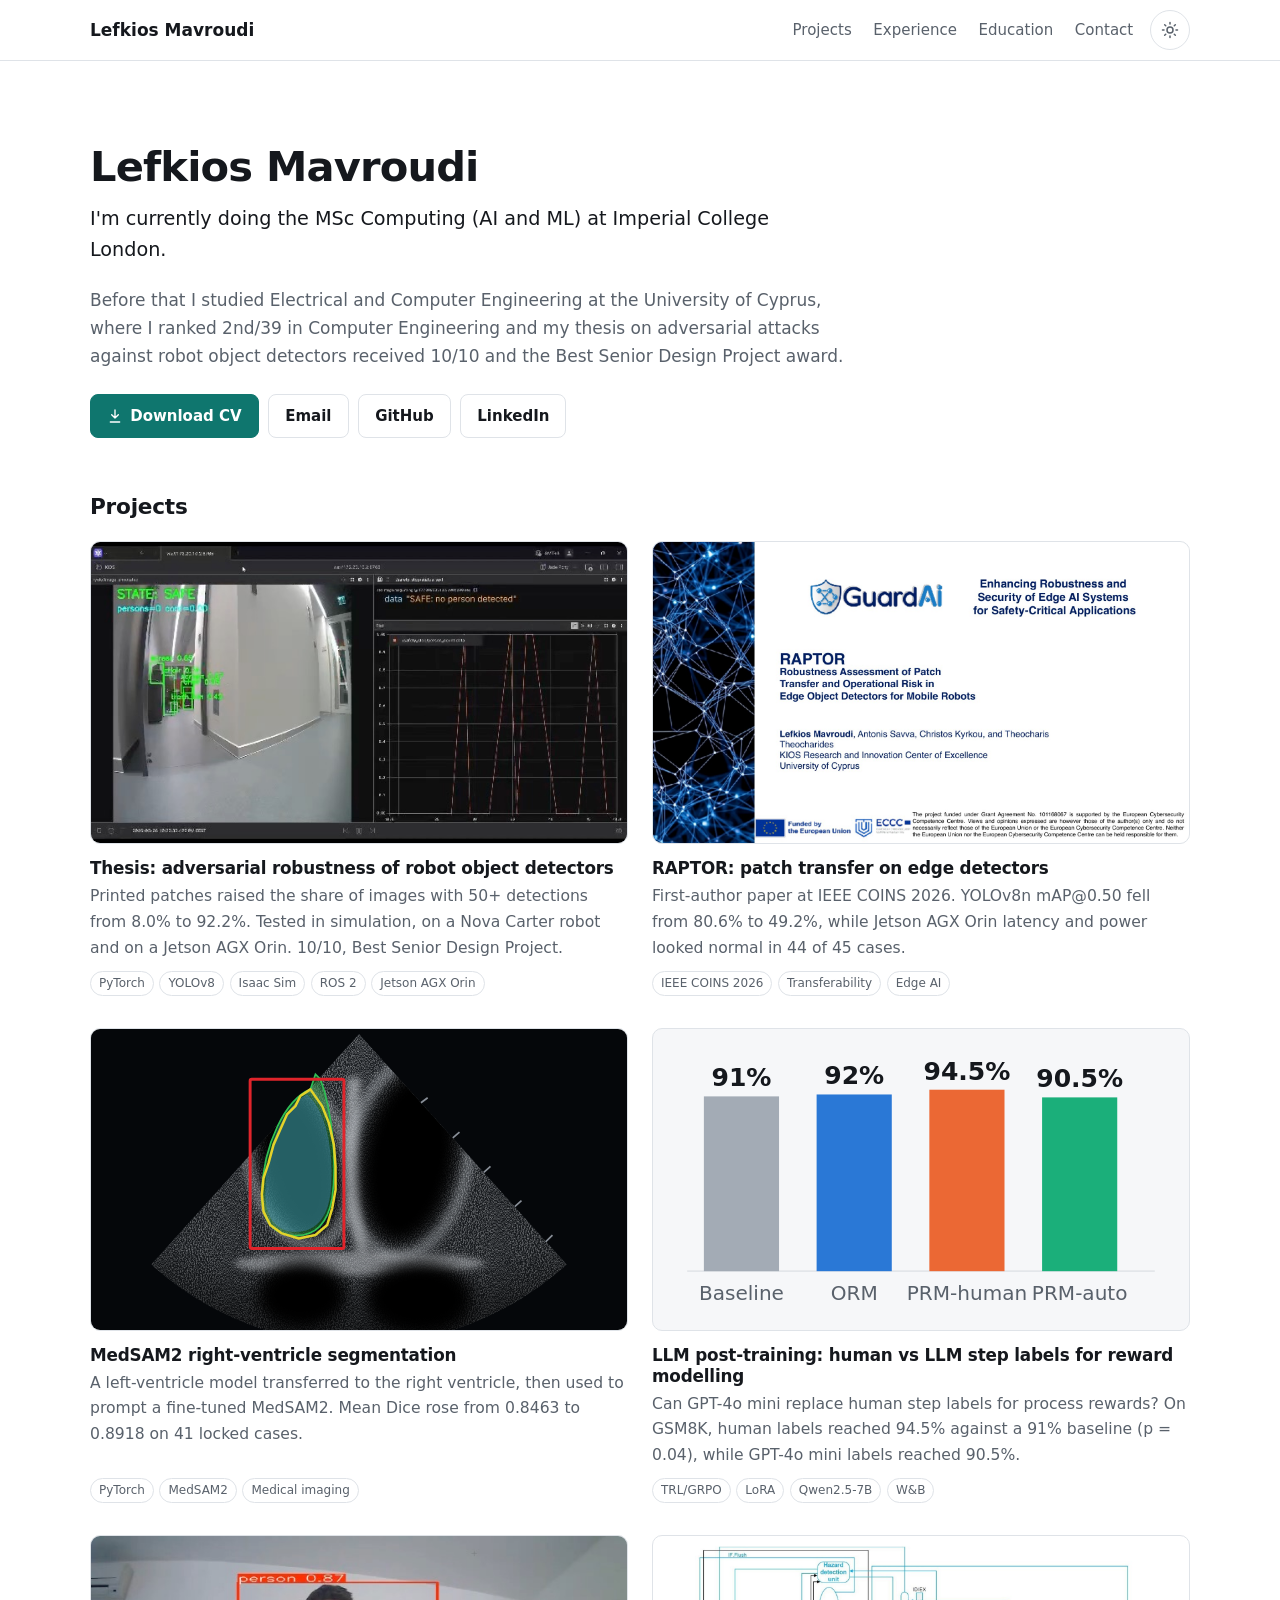
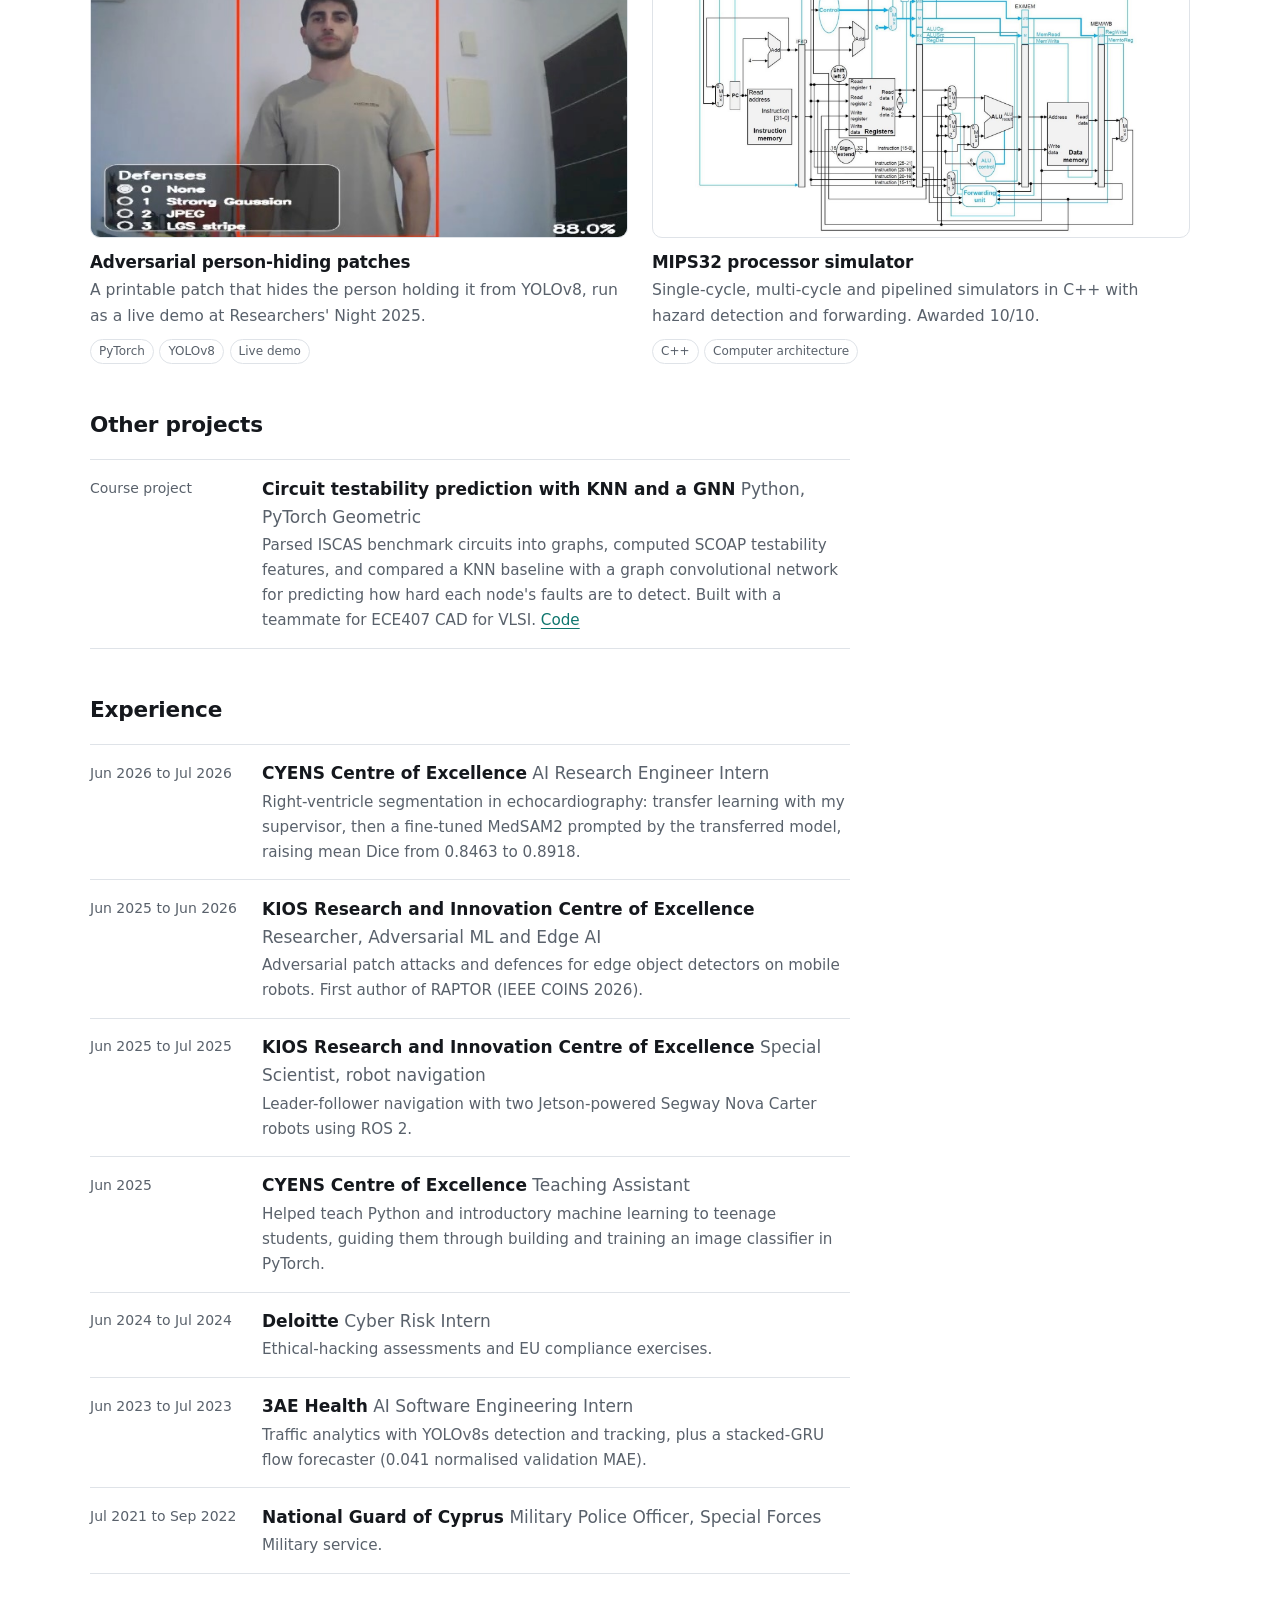
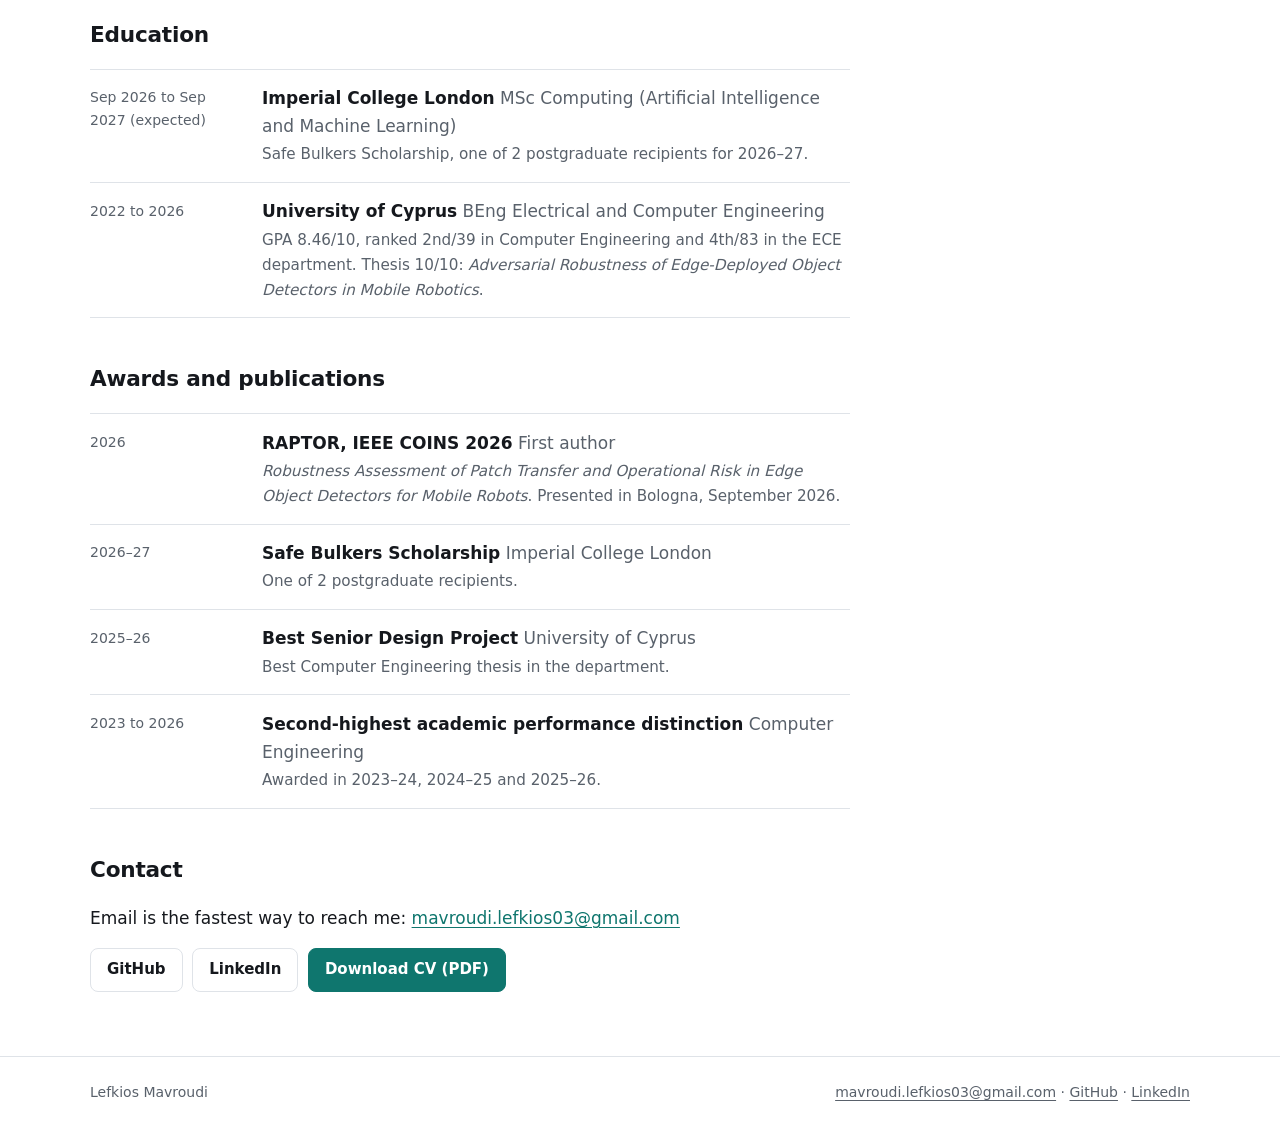
<file: index.html>
<!doctype html>
<html lang="en">
<head>
  <meta charset="utf-8">
  <meta name="viewport" content="width=device-width, initial-scale=1">
  <title>Lefkios Mavroudi | Machine learning</title>
  <meta name="description" content="Lefkios Mavroudi, MSc Computing (AI and ML) at Imperial College London. Projects in adversarial ML, edge AI, medical image segmentation and LLM post-training.">
  <link rel="canonical" href="https://lefkios.github.io/">
  <meta property="og:type" content="website">
  <meta property="og:site_name" content="Lefkios Mavroudi">
  <meta property="og:title" content="Lefkios Mavroudi">
  <meta property="og:description" content="Lefkios Mavroudi, MSc Computing (AI and ML) at Imperial College London. Projects in adversarial ML, edge AI, medical image segmentation and LLM post-training.">
  <meta property="og:url" content="https://lefkios.github.io/">
  <meta property="og:image" content="https://lefkios.github.io/assets/og.png">
  <meta name="twitter:card" content="summary_large_image">
  <meta name="twitter:title" content="Lefkios Mavroudi">
  <meta name="twitter:description" content="Lefkios Mavroudi, MSc Computing (AI and ML) at Imperial College London. Projects in adversarial ML, edge AI, medical image segmentation and LLM post-training.">
  <meta name="twitter:image" content="https://lefkios.github.io/assets/og.png">
  <script type="application/ld+json">
  {"@context":"https://schema.org","@type":"Person","name":"Lefkios Mavroudi",
   "url":"https://lefkios.github.io/",
   "email":"mailto:mavroudi.lefkios03@gmail.com",
   "alumniOf":[{"@type":"CollegeOrUniversity","name":"University of Cyprus"}],
   "affiliation":{"@type":"CollegeOrUniversity","name":"Imperial College London"},
   "sameAs":["https://github.com/Lefkios","https://www.linkedin.com/in/lefkios-mavroudi"]}
  </script>
  <link rel="icon" href="favicon.svg" type="image/svg+xml">
  <script>try{var t=localStorage.getItem("theme");if(t==="light"||t==="dark")document.documentElement.setAttribute("data-theme",t)}catch(e){}</script>
  <link rel="stylesheet" href="assets/css/site.css">
  <link rel="stylesheet" href="assets/css/media.css">
  <script src="assets/js/site.js" defer></script>
  <script src="assets/js/media.js" defer></script>
</head>
<body>
  <a class="skip-link" href="#main">Skip to content</a>

  <header class="site-header">
    <div class="wrap">
      <a class="site-name" href="index.html">Lefkios Mavroudi</a>
      <nav class="site-nav" aria-label="Main">
        <a href="#projects">Projects</a>
        <a class="hide-sm" href="#experience">Experience</a>
        <a class="hide-sm" href="#education">Education</a>
        <a href="#contact">Contact</a>
        <button class="theme-toggle" type="button" aria-label="Switch theme">
          <svg class="icon-moon" viewBox="0 0 24 24" fill="none" stroke="currentColor" stroke-width="2" stroke-linecap="round" stroke-linejoin="round" aria-hidden="true"><path d="M21 12.8A9 9 0 1 1 11.2 3a7 7 0 0 0 9.8 9.8z"/></svg>
          <svg class="icon-sun" viewBox="0 0 24 24" fill="none" stroke="currentColor" stroke-width="2" stroke-linecap="round" stroke-linejoin="round" aria-hidden="true"><circle cx="12" cy="12" r="4"/><path d="M12 2v2M12 20v2M4.9 4.9l1.4 1.4M17.7 17.7l1.4 1.4M2 12h2M20 12h2M4.9 19.1l1.4-1.4M17.7 6.3l1.4-1.4"/></svg>
        </button>
      </nav>
    </div>
  </header>

  <main id="main">
    <div class="wrap">
      <section class="intro prose" aria-labelledby="name">
        <h1 id="name">Lefkios Mavroudi</h1>
        <p class="lede">I'm currently doing the MSc Computing (AI and ML) at Imperial College London.</p>
        <p>Before that I studied Electrical and Computer Engineering at the University of Cyprus, where I ranked 2nd/39 in Computer Engineering and my thesis on adversarial attacks against robot object detectors received 10/10 and the Best Senior Design Project award.</p>
        <ul class="link-row">
          <li><a class="btn btn--primary" href="cv.pdf" download>
            <svg viewBox="0 0 24 24" fill="none" stroke="currentColor" stroke-width="2" stroke-linecap="round" stroke-linejoin="round" aria-hidden="true"><path d="M12 3v12M7 10l5 5 5-5M5 21h14"/></svg>
            Download CV</a></li>
          <li><a class="btn" href="mailto:mavroudi.lefkios03@gmail.com">Email</a></li>
          <li><a class="btn" href="https://github.com/Lefkios">GitHub</a></li>
          <li><a class="btn" href="https://www.linkedin.com/in/lefkios-mavroudi">LinkedIn</a></li>
        </ul>
      </section>

      <section class="section" id="projects" aria-labelledby="projects-title">
        <h2 id="projects-title">Projects</h2>
        <ul class="cards">
          <li>
            <article class="card">
              <div class="media__frame" style="--ar: 16/9">
                <video data-autoplay data-no-controls muted loop playsinline preload="none" aria-hidden="true"
                       poster="assets/posters/adversarial-patches/card.jpg">
                  <source src="assets/video/adversarial-patches/card-loop.mp4" type="video/mp4">
                </video>
              </div>
              <h3><a href="projects/adversarial-patches.html">Thesis: adversarial robustness of robot object detectors</a></h3>
              <p class="card__result">Printed patches raised the share of images with 50+ detections from 8.0% to 92.2%. Tested in simulation, on a Nova Carter robot and on a Jetson AGX Orin. 10/10, Best Senior Design Project.</p>
              <ul class="tags" aria-label="Tags">
                <li>PyTorch</li><li>YOLOv8</li><li>Isaac Sim</li><li>ROS 2</li><li>Jetson AGX Orin</li>
              </ul>
            </article>
          </li>

          <li>
            <article class="card">
              <div class="media__frame" style="--ar: 16/9">
                <img src="assets/img/raptor/title-slide.jpg" width="1600" height="900" alt="" loading="lazy" decoding="async">
              </div>
              <h3><a href="projects/raptor.html">RAPTOR: patch transfer on edge detectors</a></h3>
              <p class="card__result">First-author paper at IEEE COINS 2026. YOLOv8n mAP@0.50 fell from 80.6% to 49.2%, while Jetson AGX Orin latency and power looked normal in 44 of 45 cases.</p>
              <ul class="tags" aria-label="Tags">
                <li>IEEE COINS 2026</li><li>Transferability</li><li>Edge AI</li>
              </ul>
            </article>
          </li>

          <li>
            <article class="card">
              <div class="media__frame" style="--ar: 16/9">
                <img src="assets/img/medsam2-rv/illustration.svg" width="640" height="400" alt="" loading="lazy" decoding="async" style="object-position: 50% 30%">
              </div>
              <h3><a href="projects/medsam2-rv.html">MedSAM2 right-ventricle segmentation</a></h3>
              <p class="card__result">A left-ventricle model transferred to the right ventricle, then used to prompt a fine-tuned MedSAM2. Mean Dice rose from 0.8463 to 0.8918 on 41 locked cases.</p>
              <ul class="tags" aria-label="Tags">
                <li>PyTorch</li><li>MedSAM2</li><li>Medical imaging</li>
              </ul>
            </article>
          </li>

          <li>
            <article class="card">
              <div class="media__frame chart-thumb" style="--ar: 16/9">
                <svg viewBox="0 0 640 360" aria-hidden="true" focusable="false">
                  <line x1="40" y1="290" x2="600" y2="290" class="ct-axis"/>
                  <rect x="60" y="80.7" width="90" height="209.3" class="ct-base"/>
                  <text x="105" y="68.7" class="ct-val">91%</text>
                  <text x="105" y="324" class="ct-lbl">Baseline</text>
                  <rect x="195" y="78.4" width="90" height="211.6" class="ct-orm"/>
                  <text x="240" y="66.4" class="ct-val">92%</text>
                  <text x="240" y="324" class="ct-lbl">ORM</text>
                  <rect x="330" y="72.7" width="90" height="217.3" class="ct-prmh"/>
                  <text x="375" y="60.7" class="ct-val">94.5%</text>
                  <text x="375" y="324" class="ct-lbl">PRM-human</text>
                  <rect x="465" y="81.9" width="90" height="208.1" class="ct-prma"/>
                  <text x="510" y="69.9" class="ct-val">90.5%</text>
                  <text x="510" y="324" class="ct-lbl">PRM-auto</text>
                </svg>
              </div>
              <h3><a href="projects/llm-process-rewards.html">LLM post-training: human vs LLM step labels for reward modelling</a></h3>
              <p class="card__result">Can GPT-4o mini replace human step labels for process rewards? On GSM8K, human labels reached 94.5% against a 91% baseline (p = 0.04), while GPT-4o mini labels reached 90.5%.</p>
              <ul class="tags" aria-label="Tags">
                <li>TRL/GRPO</li><li>LoRA</li><li>Qwen2.5-7B</li><li>W&amp;B</li>
              </ul>
            </article>
          </li>

          <li>
            <article class="card">
              <div class="media__frame" style="--ar: 16/9">
                <video data-autoplay data-no-controls muted loop playsinline preload="none" aria-hidden="true"
                       poster="assets/posters/person-hiding-patches/card.jpg">
                  <source src="assets/video/person-hiding-patches/card-loop.mp4" type="video/mp4">
                </video>
              </div>
              <h3><a href="projects/person-hiding-patches.html">Adversarial person-hiding patches</a></h3>
              <p class="card__result">A printable patch that hides the person holding it from YOLOv8, run as a live demo at Researchers' Night 2025.</p>
              <ul class="tags" aria-label="Tags">
                <li>PyTorch</li><li>YOLOv8</li><li>Live demo</li>
              </ul>
            </article>
          </li>

          <li>
            <article class="card">
              <div class="media__frame frame--diagram" style="--ar: 16/9">
                <img src="assets/img/mips32/pipelined.jpg" width="1600" height="958" alt="" loading="lazy" decoding="async">
              </div>
              <h3><a href="projects/mips32.html">MIPS32 processor simulator</a></h3>
              <p class="card__result">Single-cycle, multi-cycle and pipelined simulators in C++ with hazard detection and forwarding. Awarded 10/10.</p>
              <ul class="tags" aria-label="Tags">
                <li>C++</li><li>Computer architecture</li>
              </ul>
            </article>
          </li>
        </ul>
      </section>

      <section class="section prose" id="other-projects" aria-labelledby="other-title">
        <h2 id="other-title">Other projects</h2>
        <ul class="timeline">
          <li>
            <span class="when">Course project</span>
            <div>
              <span class="what">Circuit testability prediction with KNN and a GNN</span> <span class="role">Python, PyTorch Geometric</span>
              <p class="desc">Parsed ISCAS benchmark circuits into graphs, computed SCOAP testability features, and compared a KNN baseline with a graph convolutional network for predicting how hard each node's faults are to detect. Built with a teammate for ECE407 CAD for VLSI. <a href="https://github.com/AVryonides/Test-Development-using-KNN-and-GNN">Code</a></p>
            </div>
          </li>
        </ul>
      </section>

      <section class="section prose" id="experience" aria-labelledby="experience-title">
        <h2 id="experience-title">Experience</h2>
        <ul class="timeline">
          <li>
            <span class="when">Jun 2026 to Jul 2026</span>
            <div>
              <span class="what">CYENS Centre of Excellence</span> <span class="role">AI Research Engineer Intern</span>
              <p class="desc">Right-ventricle segmentation in echocardiography: transfer learning with my supervisor, then a fine-tuned MedSAM2 prompted by the transferred model, raising mean Dice from 0.8463 to 0.8918.</p>
            </div>
          </li>
          <li>
            <span class="when">Jun 2025 to Jun 2026</span>
            <div>
              <span class="what">KIOS Research and Innovation Centre of Excellence</span> <span class="role">Researcher, Adversarial ML and Edge AI</span>
              <p class="desc">Adversarial patch attacks and defences for edge object detectors on mobile robots. First author of RAPTOR (IEEE COINS 2026).</p>
            </div>
          </li>
          <li>
            <span class="when">Jun 2025 to Jul 2025</span>
            <div>
              <span class="what">KIOS Research and Innovation Centre of Excellence</span> <span class="role">Special Scientist, robot navigation</span>
              <p class="desc">Leader-follower navigation with two Jetson-powered Segway Nova Carter robots using ROS 2.</p>
            </div>
          </li>
          <li>
            <span class="when">Jun 2025</span>
            <div>
              <span class="what">CYENS Centre of Excellence</span> <span class="role">Teaching Assistant</span>
              <p class="desc">Helped teach Python and introductory machine learning to teenage students, guiding them through building and training an image classifier in PyTorch.</p>
            </div>
          </li>
          <li>
            <span class="when">Jun 2024 to Jul 2024</span>
            <div>
              <span class="what">Deloitte</span> <span class="role">Cyber Risk Intern</span>
              <p class="desc">Ethical-hacking assessments and EU compliance exercises.</p>
            </div>
          </li>
          <li>
            <span class="when">Jun 2023 to Jul 2023</span>
            <div>
              <span class="what">3AE Health</span> <span class="role">AI Software Engineering Intern</span>
              <p class="desc">Traffic analytics with YOLOv8s detection and tracking, plus a stacked-GRU flow forecaster (0.041 normalised validation MAE).</p>
            </div>
          </li>
          <li>
            <span class="when">Jul 2021 to Sep 2022</span>
            <div>
              <span class="what">National Guard of Cyprus</span> <span class="role">Military Police Officer, Special Forces</span>
              <p class="desc">Military service.</p>
            </div>
          </li>
        </ul>
      </section>

      <section class="section prose" id="education" aria-labelledby="education-title">
        <h2 id="education-title">Education</h2>
        <ul class="timeline">
          <li>
            <span class="when">Sep 2026 to Sep 2027 (expected)</span>
            <div>
              <span class="what">Imperial College London</span> <span class="role">MSc Computing (Artificial Intelligence and Machine Learning)</span>
              <p class="desc">Safe Bulkers Scholarship, one of 2 postgraduate recipients for 2026&ndash;27.</p>
            </div>
          </li>
          <li>
            <span class="when">2022 to 2026</span>
            <div>
              <span class="what">University of Cyprus</span> <span class="role">BEng Electrical and Computer Engineering</span>
              <p class="desc">GPA 8.46/10, ranked 2nd/39 in Computer Engineering and 4th/83 in the ECE department. Thesis 10/10: <em>Adversarial Robustness of Edge-Deployed Object Detectors in Mobile Robotics</em>.</p>
            </div>
          </li>
        </ul>
      </section>

      <section class="section prose" id="awards" aria-labelledby="awards-title">
        <h2 id="awards-title">Awards and publications</h2>
        <ul class="timeline">
          <li>
            <span class="when">2026</span>
            <div>
              <span class="what">RAPTOR, IEEE COINS 2026</span> <span class="role">First author</span>
              <p class="desc"><em>Robustness Assessment of Patch Transfer and Operational Risk in Edge Object Detectors for Mobile Robots</em>. Presented in Bologna, September 2026.</p>
            </div>
          </li>
          <li>
            <span class="when">2026&ndash;27</span>
            <div>
              <span class="what">Safe Bulkers Scholarship</span> <span class="role">Imperial College London</span>
              <p class="desc">One of 2 postgraduate recipients.</p>
            </div>
          </li>
          <li>
            <span class="when">2025&ndash;26</span>
            <div>
              <span class="what">Best Senior Design Project</span> <span class="role">University of Cyprus</span>
              <p class="desc">Best Computer Engineering thesis in the department.</p>
            </div>
          </li>
          <li>
            <span class="when">2023 to 2026</span>
            <div>
              <span class="what">Second-highest academic performance distinction</span> <span class="role">Computer Engineering</span>
              <p class="desc">Awarded in 2023&ndash;24, 2024&ndash;25 and 2025&ndash;26.</p>
            </div>
          </li>
        </ul>
      </section>

      <section class="section prose" id="contact" aria-labelledby="contact-title">
        <h2 id="contact-title">Contact</h2>
        <p>Email is the fastest way to reach me: <a href="mailto:mavroudi.lefkios03@gmail.com">mavroudi.lefkios03@gmail.com</a></p>
        <ul class="link-row">
          <li><a class="btn" href="https://github.com/Lefkios">GitHub</a></li>
          <li><a class="btn" href="https://www.linkedin.com/in/lefkios-mavroudi">LinkedIn</a></li>
          <li><a class="btn btn--primary" href="cv.pdf" download>Download CV (PDF)</a></li>
        </ul>
      </section>
    </div>
  </main>

  <footer class="site-footer">
    <div class="wrap">
      <span>Lefkios Mavroudi</span>
      <span><a href="mailto:mavroudi.lefkios03@gmail.com">mavroudi.lefkios03@gmail.com</a> &middot; <a href="https://github.com/Lefkios">GitHub</a> &middot; <a href="https://www.linkedin.com/in/lefkios-mavroudi">LinkedIn</a></span>
    </div>
  </footer>
</body>
</html>
</file>
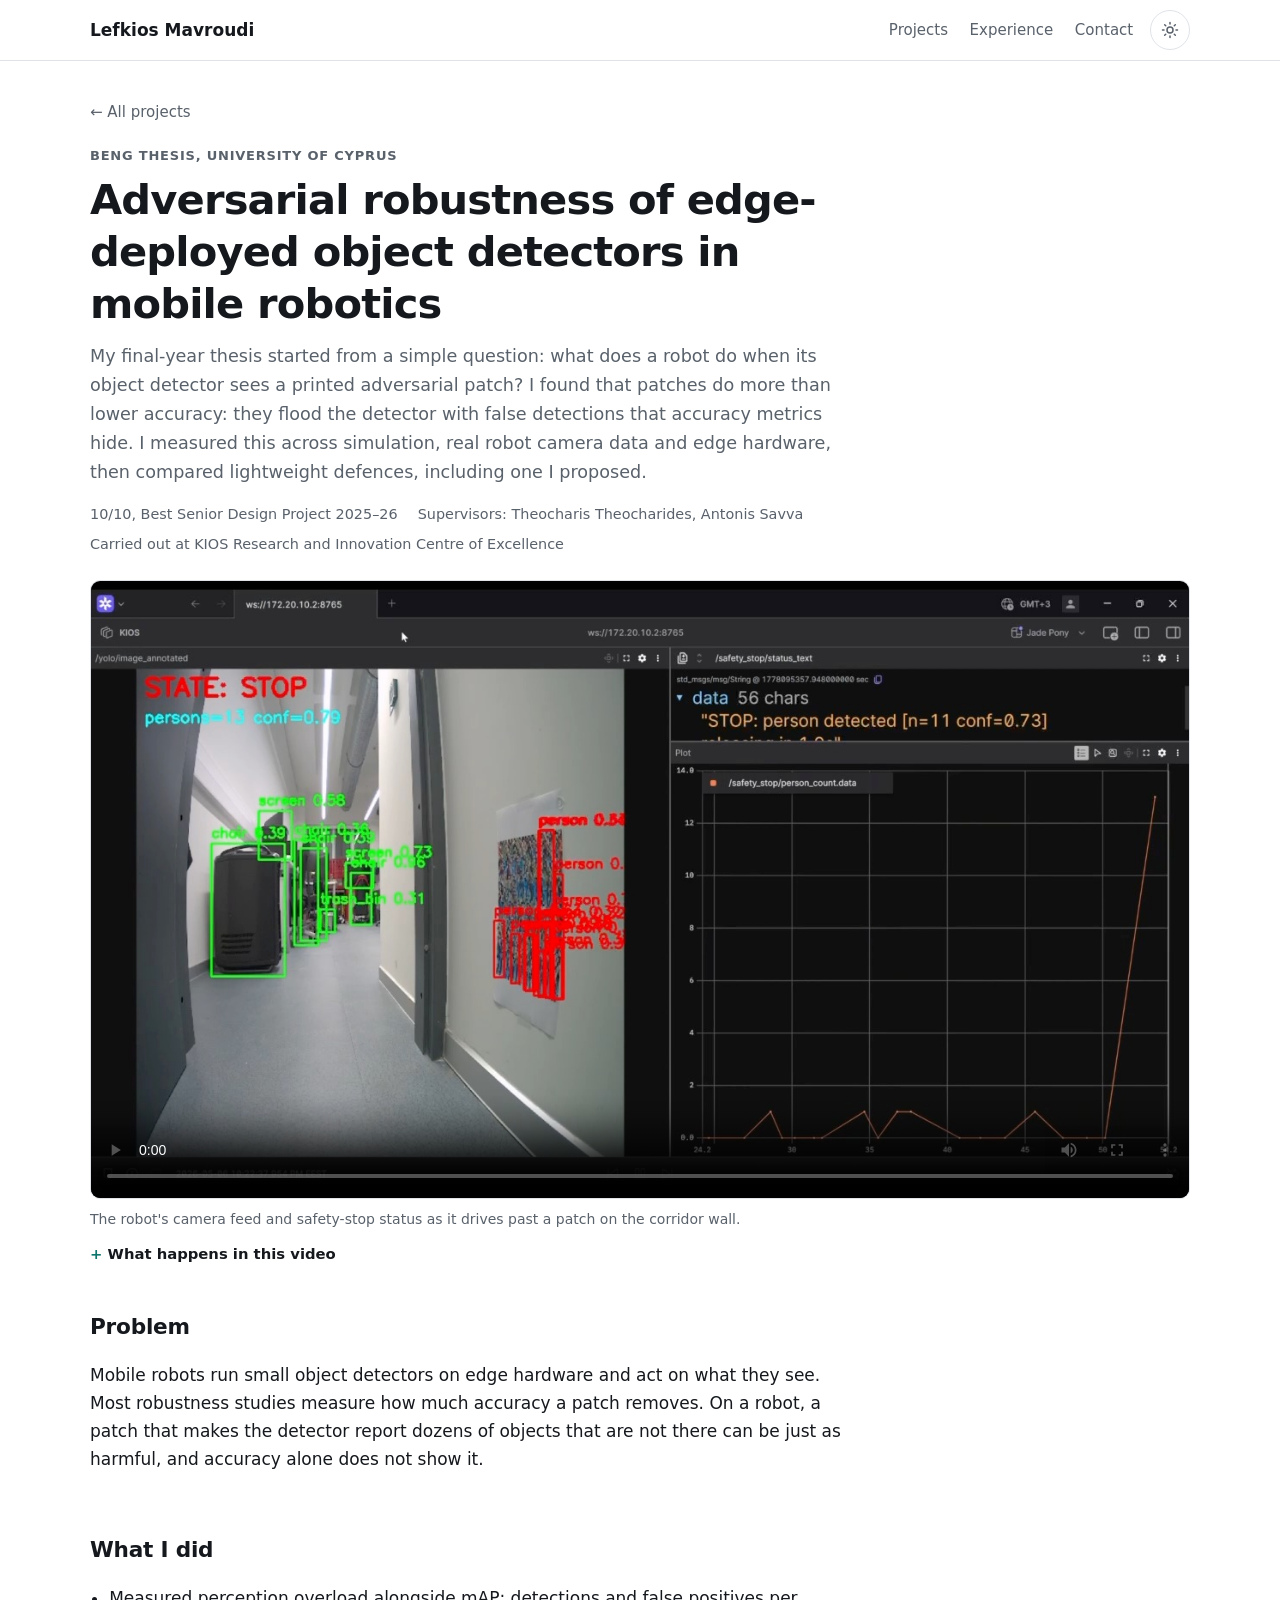
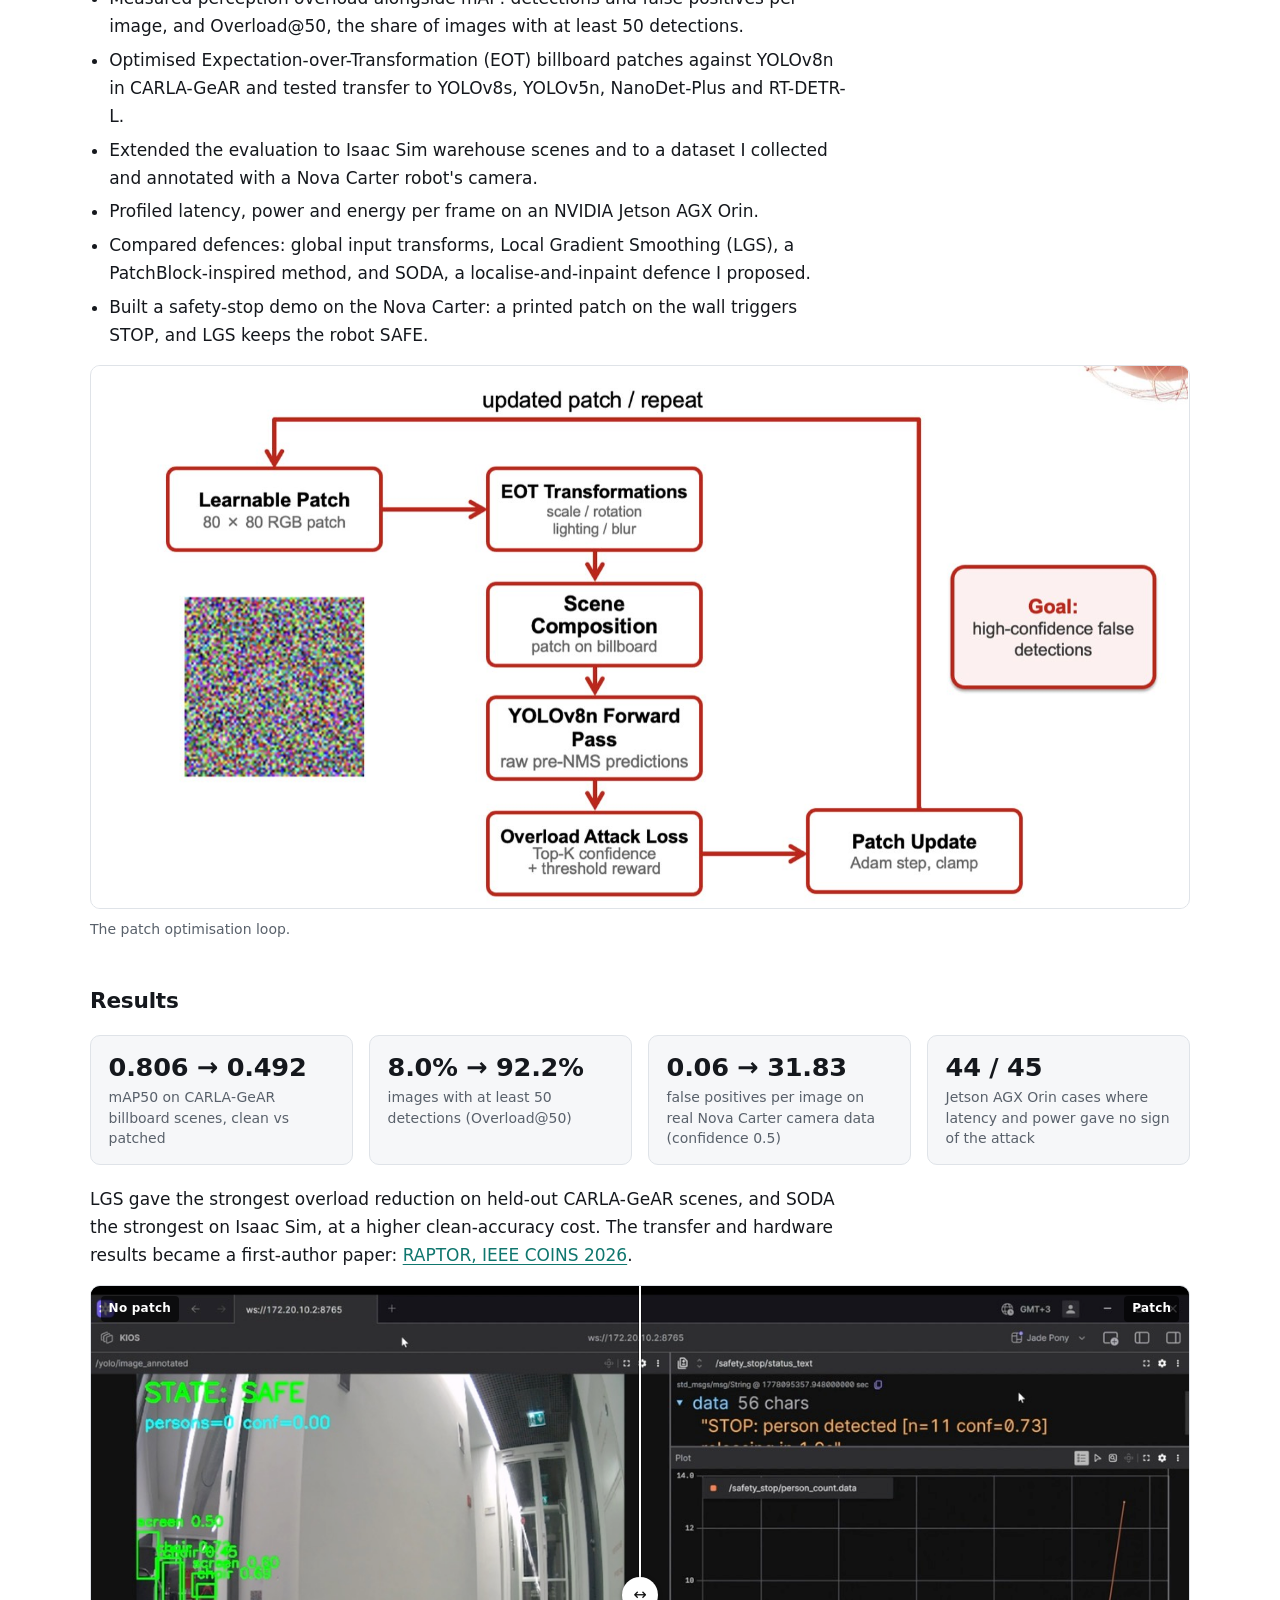
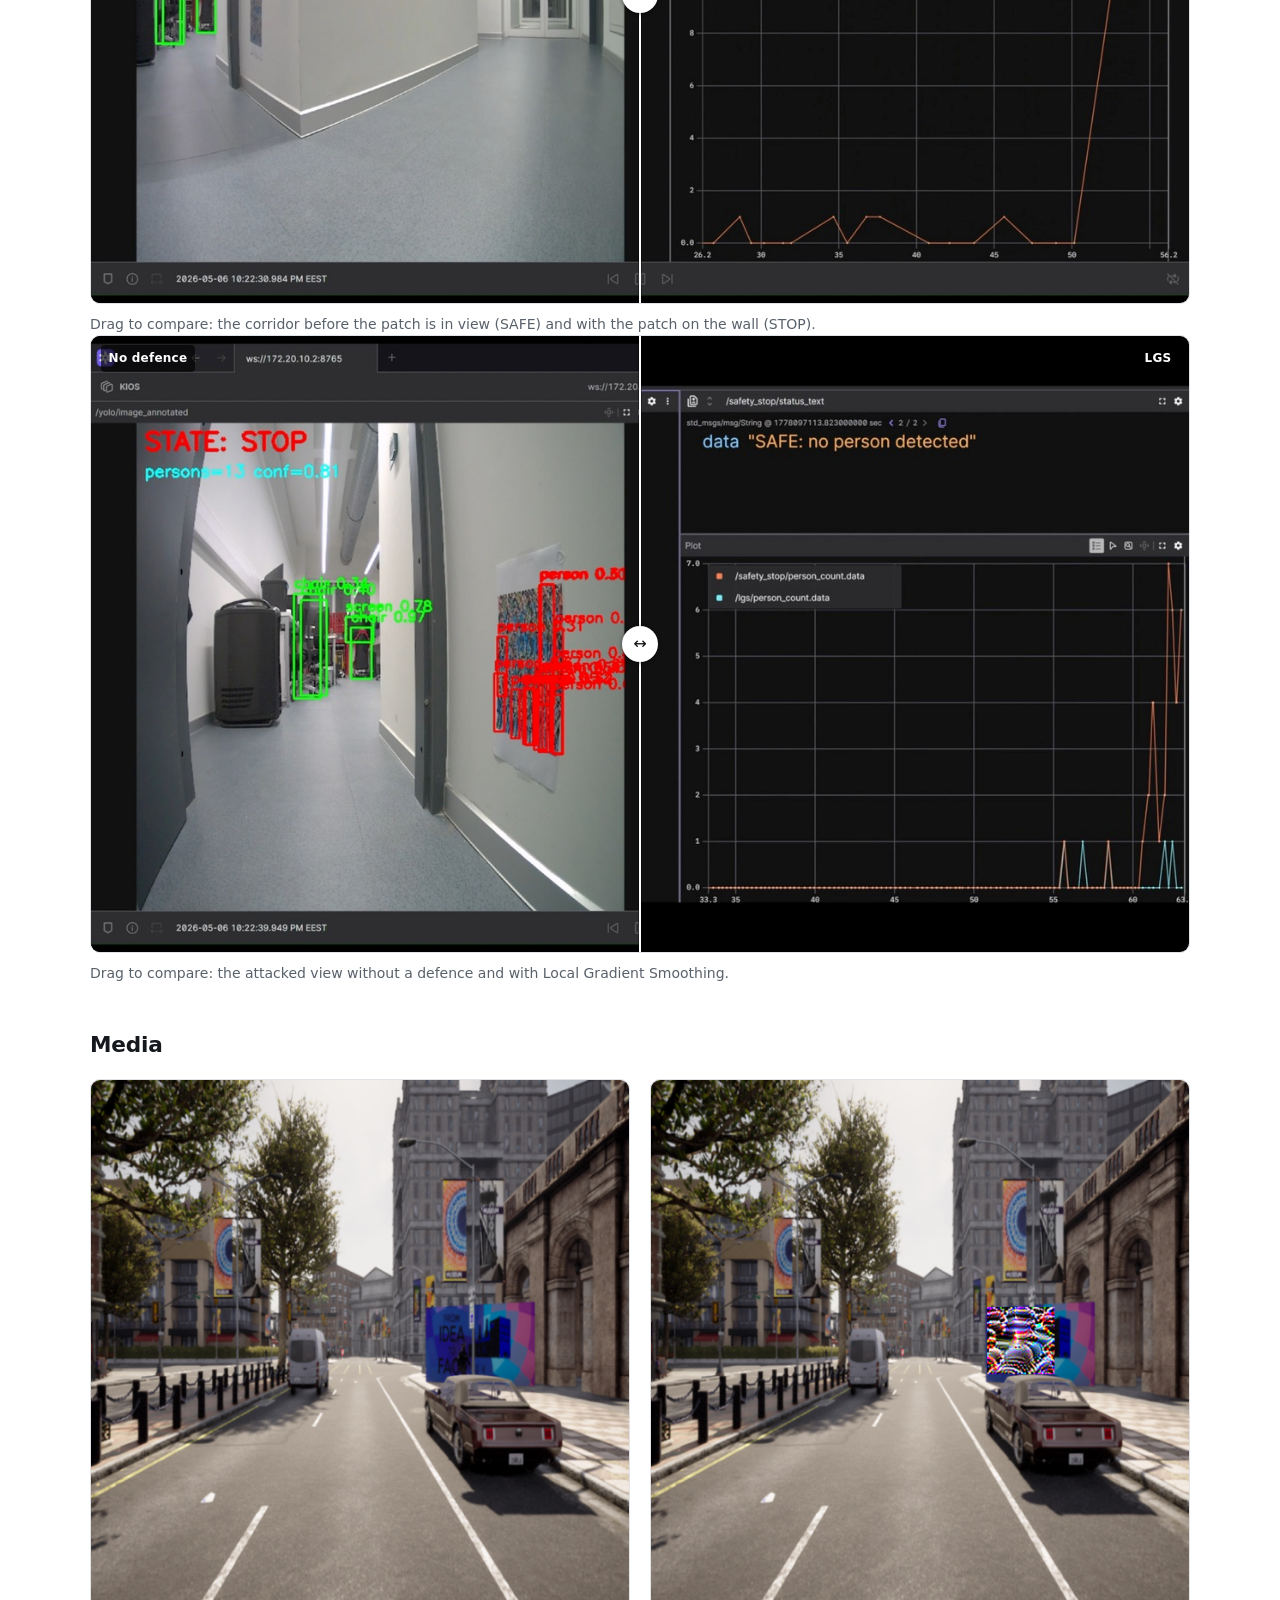
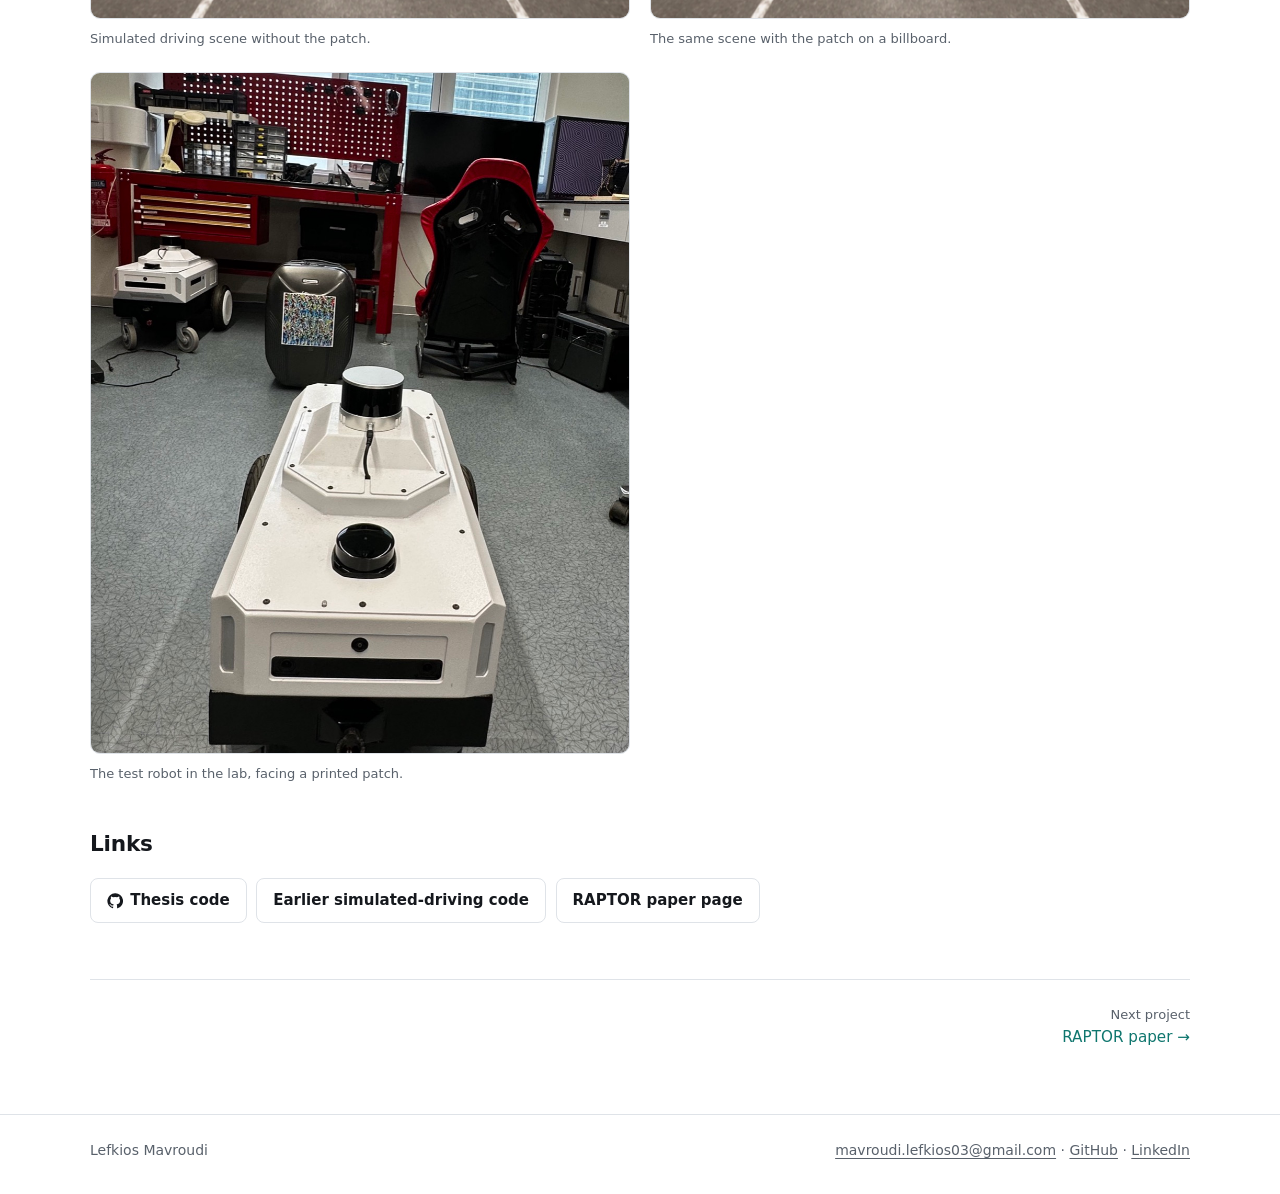
<file: projects/adversarial-patches.html>
<!doctype html>
<html lang="en">
<head>
  <meta charset="utf-8">
  <meta name="viewport" content="width=device-width, initial-scale=1">
  <title>Thesis: adversarial robustness of edge object detectors | Lefkios Mavroudi</title>
  <meta name="description" content="BEng thesis (10/10, Best Senior Design Project): adversarial patches that flood robot object detectors with false detections, and how to defend.">
  <link rel="canonical" href="https://lefkios.github.io/projects/adversarial-patches.html">
  <meta property="og:type" content="article">
  <meta property="og:site_name" content="Lefkios Mavroudi">
  <meta property="og:title" content="Thesis: adversarial robustness of edge-deployed object detectors">
  <meta property="og:description" content="BEng thesis (10/10, Best Senior Design Project): adversarial patches that flood robot object detectors with false detections, and how to defend.">
  <meta property="og:url" content="https://lefkios.github.io/projects/adversarial-patches.html">
  <meta property="og:image" content="https://lefkios.github.io/assets/og.png">
  <meta name="twitter:card" content="summary_large_image">
  <meta name="twitter:title" content="Thesis: adversarial robustness of edge-deployed object detectors">
  <meta name="twitter:description" content="BEng thesis (10/10, Best Senior Design Project): adversarial patches that flood robot object detectors with false detections, and how to defend.">
  <meta name="twitter:image" content="https://lefkios.github.io/assets/og.png">
  <link rel="icon" href="../favicon.svg" type="image/svg+xml">
  <script>try{var t=localStorage.getItem("theme");if(t==="light"||t==="dark")document.documentElement.setAttribute("data-theme",t)}catch(e){}</script>
  <link rel="stylesheet" href="../assets/css/site.css">
  <link rel="stylesheet" href="../assets/css/media.css">
  <script src="../assets/js/site.js" defer></script>
  <script src="../assets/js/media.js" defer></script>
</head>
<body>
  <a class="skip-link" href="#main">Skip to content</a>

  <header class="site-header">
    <div class="wrap">
      <a class="site-name" href="../index.html">Lefkios Mavroudi</a>
      <nav class="site-nav" aria-label="Main">
        <a href="../index.html#projects">Projects</a>
        <a class="hide-sm" href="../index.html#experience">Experience</a>
        <a href="../index.html#contact">Contact</a>
        <button class="theme-toggle" type="button" aria-label="Switch theme">
          <svg class="icon-moon" viewBox="0 0 24 24" fill="none" stroke="currentColor" stroke-width="2" stroke-linecap="round" stroke-linejoin="round" aria-hidden="true"><path d="M21 12.8A9 9 0 1 1 11.2 3a7 7 0 0 0 9.8 9.8z"/></svg>
          <svg class="icon-sun" viewBox="0 0 24 24" fill="none" stroke="currentColor" stroke-width="2" stroke-linecap="round" stroke-linejoin="round" aria-hidden="true"><circle cx="12" cy="12" r="4"/><path d="M12 2v2M12 20v2M4.9 4.9l1.4 1.4M17.7 17.7l1.4 1.4M2 12h2M20 12h2M4.9 19.1l1.4-1.4M17.7 6.3l1.4-1.4"/></svg>
        </button>
      </nav>
    </div>
  </header>

  <main id="main">
    <div class="wrap">
      <div class="project-head prose">
        <a class="back-link" href="../index.html#projects">&larr; All projects</a>
        <span class="eyebrow">BEng thesis, University of Cyprus</span>
        <h1>Adversarial robustness of edge-deployed object detectors in mobile robotics</h1>
        <p class="summary">My final-year thesis started from a simple question: what does a robot do when its object detector sees a printed adversarial patch? I found that patches do more than lower accuracy: they flood the detector with false detections that accuracy metrics hide. I measured this across simulation, real robot camera data and edge hardware, then compared lightweight defences, including one I proposed.</p>
        <ul class="meta">
          <li>10/10, Best Senior Design Project 2025&ndash;26</li>
          <li>Supervisors: Theocharis Theocharides, Antonis Savva</li>
          <li>Carried out at KIOS Research and Innovation Centre of Excellence</li>
        </ul>
      </div>

      <!-- Main demo video -->
      <figure class="media media--video" style="--ar: 16/9">
        <div class="media__frame">
          <video controls preload="metadata" playsinline poster="../assets/posters/adversarial-patches/robot-stop-demo.jpg">
            <source src="../assets/video/adversarial-patches/robot-stop-demo.mp4" type="video/mp4">
            Your browser cannot play this video. <a href="../assets/video/adversarial-patches/robot-stop-demo.mp4">Download the MP4</a>.
          </video>
        </div>
        <figcaption>The robot's camera feed and safety-stop status as it drives past a patch on the corridor wall.</figcaption>
      </figure>
      <details class="transcript prose">
        <summary>What happens in this video</summary>
        <ol>
          <li>The robot drives down an empty corridor. No person is detected and the status reads SAFE.</li>
          <li>The patch on the wall comes into view. The detector fires many false "person" boxes on it and the status switches to STOP.</li>
          <li>With Local Gradient Smoothing applied to the input, the false detections disappear and the status returns to SAFE.</li>
        </ol>
      </details>

      <div class="prose">
        <section class="section" aria-labelledby="problem">
          <h2 id="problem">Problem</h2>
          <p>Mobile robots run small object detectors on edge hardware and act on what they see. Most robustness studies measure how much accuracy a patch removes. On a robot, a patch that makes the detector report dozens of objects that are not there can be just as harmful, and accuracy alone does not show it.</p>
        </section>

        <section class="section" aria-labelledby="approach">
          <h2 id="approach">What I did</h2>
          <ul>
            <li>Measured perception overload alongside mAP: detections and false positives per image, and Overload@50, the share of images with at least 50 detections.</li>
            <li>Optimised Expectation-over-Transformation (EOT) billboard patches against YOLOv8n in CARLA-GeAR and tested transfer to YOLOv8s, YOLOv5n, NanoDet-Plus and RT-DETR-L.</li>
            <li>Extended the evaluation to Isaac Sim warehouse scenes and to a dataset I collected and annotated with a Nova Carter robot's camera.</li>
            <li>Profiled latency, power and energy per frame on an NVIDIA Jetson AGX Orin.</li>
            <li>Compared defences: global input transforms, Local Gradient Smoothing (LGS), a PatchBlock-inspired method, and SODA, a localise-and-inpaint defence I proposed.</li>
            <li>Built a safety-stop demo on the Nova Carter: a printed patch on the wall triggers STOP, and LGS keeps the robot SAFE.</li>
          </ul>
        </section>
      </div>

      <figure class="media media--image media--contain" style="--ar: 1600/792">
        <a class="media__frame media__zoom" href="../assets/img/adversarial-patches/pipeline.jpg" data-lightbox>
          <img src="../assets/img/adversarial-patches/pipeline.jpg" width="1600" height="792" loading="lazy" decoding="async"
               alt="Flow diagram: a learnable patch goes through EOT transformations, is placed on a billboard in the scene, passes through YOLOv8n, and an overload loss updates the patch.">
        </a>
        <figcaption>The patch optimisation loop.</figcaption>
      </figure>

      <section class="section" aria-labelledby="results">
        <h2 id="results">Results</h2>
        <ul class="stats">
          <li class="stat"><span class="stat__value">0.806 &rarr; 0.492</span><span class="stat__label">mAP50 on CARLA-GeAR billboard scenes, clean vs patched</span></li>
          <li class="stat"><span class="stat__value">8.0% &rarr; 92.2%</span><span class="stat__label">images with at least 50 detections (Overload@50)</span></li>
          <li class="stat"><span class="stat__value">0.06 &rarr; 31.83</span><span class="stat__label">false positives per image on real Nova Carter camera data (confidence 0.5)</span></li>
          <li class="stat"><span class="stat__value">44 / 45</span><span class="stat__label">Jetson AGX Orin cases where latency and power gave no sign of the attack</span></li>
        </ul>
        <p class="prose">LGS gave the strongest overload reduction on held-out CARLA-GeAR scenes, and SODA the strongest on Isaac Sim, at a higher clean-accuracy cost. The transfer and hardware results became a first-author paper: <a href="raptor.html">RAPTOR, IEEE COINS 2026</a>.</p>

        <div class="stack">
          <!-- Before/after slider -->
          <figure class="media media--compare">
            <div class="compare" style="--ar: 16/9">
              <img src="../assets/img/adversarial-patches/robot-stop.jpg" width="1280" height="720" loading="lazy" decoding="async"
                   alt="Robot camera view with the patch on the wall, covered in red false person boxes, status STOP.">
              <img class="compare__before" src="../assets/img/adversarial-patches/robot-safe.jpg" width="1280" height="720" loading="lazy" decoding="async"
                   alt="Robot camera view of the corridor with no false detections, status SAFE.">
              <span class="compare__handle" aria-hidden="true"></span>
              <span class="compare__label compare__label--before" aria-hidden="true">No patch</span>
              <span class="compare__label compare__label--after" aria-hidden="true">Patch</span>
              <input type="range" min="0" max="100" value="50" aria-label="Slide to compare the view without and with the patch">
            </div>
            <figcaption>Drag to compare: the corridor before the patch is in view (SAFE) and with the patch on the wall (STOP).</figcaption>
          </figure>

          <figure class="media media--compare">
            <div class="compare" style="--ar: 16/9">
              <img src="../assets/img/adversarial-patches/robot-lgs.jpg" width="1280" height="720" loading="lazy" decoding="async"
                   alt="Robot camera view with LGS applied: no false person boxes, status SAFE.">
              <img class="compare__before" src="../assets/img/adversarial-patches/robot-stop.jpg" width="1280" height="720" loading="lazy" decoding="async"
                   alt="Robot camera view without a defence: false person boxes on the patch, status STOP.">
              <span class="compare__handle" aria-hidden="true"></span>
              <span class="compare__label compare__label--before" aria-hidden="true">No defence</span>
              <span class="compare__label compare__label--after" aria-hidden="true">LGS</span>
              <input type="range" min="0" max="100" value="50" aria-label="Slide to compare the view without a defence and with LGS">
            </div>
            <figcaption>Drag to compare: the attacked view without a defence and with Local Gradient Smoothing.</figcaption>
          </figure>
        </div>
      </section>

      <section class="section" aria-labelledby="gallery">
        <h2 id="gallery">Media</h2>
        <ul class="gallery gallery--2" data-gallery>
            <li>
              <figure class="media media--image" style="--ar: 1/1">
                <a class="media__frame media__zoom" href="../assets/img/adversarial-patches/scene-clean.jpg" data-lightbox data-photo>
                  <img src="../assets/img/adversarial-patches/scene-clean.jpg" width="1200" height="1200" loading="lazy" decoding="async"
                       alt="Simulated city street with ordinary billboards.">
                </a>
                <figcaption>Simulated driving scene without the patch.</figcaption>
              </figure>
            </li>
            <li>
              <figure class="media media--image" style="--ar: 1/1">
                <a class="media__frame media__zoom" href="../assets/img/adversarial-patches/scene-patched.jpg" data-lightbox data-photo>
                  <img src="../assets/img/adversarial-patches/scene-patched.jpg" width="1200" height="1200" loading="lazy" decoding="async"
                       alt="The same street with a colourful adversarial patch on a roadside billboard.">
                </a>
                <figcaption>The same scene with the patch on a billboard.</figcaption>
              </figure>
            </li>
            <li>
              <figure class="media media--image" style="--ar: 1029/1300">
                <a class="media__frame media__zoom" href="../assets/img/adversarial-patches/robot-lab.jpg" data-lightbox data-photo>
                  <img src="../assets/img/adversarial-patches/robot-lab.jpg" width="1029" height="1300" loading="lazy" decoding="async"
                       alt="A wheeled robot with a LiDAR sensor in a lab, facing a suitcase with a printed patch on it.">
                </a>
                <figcaption>The test robot in the lab, facing a printed patch.</figcaption>
              </figure>
            </li>
        </ul>
      </section>

      <section class="section prose" aria-labelledby="links">
        <h2 id="links">Links</h2>
        <ul class="link-row">
          <li><a class="btn" href="https://github.com/Lefkios/adversarial-robustness-edge-detectors">
            <svg viewBox="0 0 24 24" fill="currentColor" aria-hidden="true"><path d="M12 .5a11.5 11.5 0 0 0-3.6 22.4c.6.1.8-.3.8-.6v-2c-3.2.7-3.9-1.5-3.9-1.5-.5-1.3-1.3-1.7-1.3-1.7-1-.7.1-.7.1-.7 1.2.1 1.8 1.2 1.8 1.2 1 1.8 2.8 1.3 3.5 1 .1-.8.4-1.3.7-1.6-2.6-.3-5.3-1.3-5.3-5.7 0-1.3.5-2.3 1.2-3.1-.1-.3-.5-1.5.1-3.1 0 0 1-.3 3.2 1.2a11 11 0 0 1 5.8 0c2.2-1.5 3.2-1.2 3.2-1.2.6 1.6.2 2.8.1 3.1.8.8 1.2 1.9 1.2 3.1 0 4.4-2.7 5.4-5.3 5.7.4.4.8 1.1.8 2.2v3.2c0 .3.2.7.8.6A11.5 11.5 0 0 0 12 .5z"/></svg>
            Thesis code</a></li>
          <li><a class="btn" href="https://github.com/Lefkios/adversarial-patches-in-simulated-driving">Earlier simulated-driving code</a></li>
          <li><a class="btn" href="raptor.html">RAPTOR paper page</a></li>
        </ul>
      </section>

      <nav class="pager" aria-label="Project navigation">
        <a class="next" href="raptor.html"><span>Next project</span>RAPTOR paper &rarr;</a>
      </nav>
    </div>
  </main>

  <footer class="site-footer">
    <div class="wrap">
      <span>Lefkios Mavroudi</span>
      <span><a href="mailto:mavroudi.lefkios03@gmail.com">mavroudi.lefkios03@gmail.com</a> &middot; <a href="https://github.com/Lefkios">GitHub</a> &middot; <a href="https://www.linkedin.com/in/lefkios-mavroudi">LinkedIn</a></span>
    </div>
  </footer>
</body>
</html>
</file>
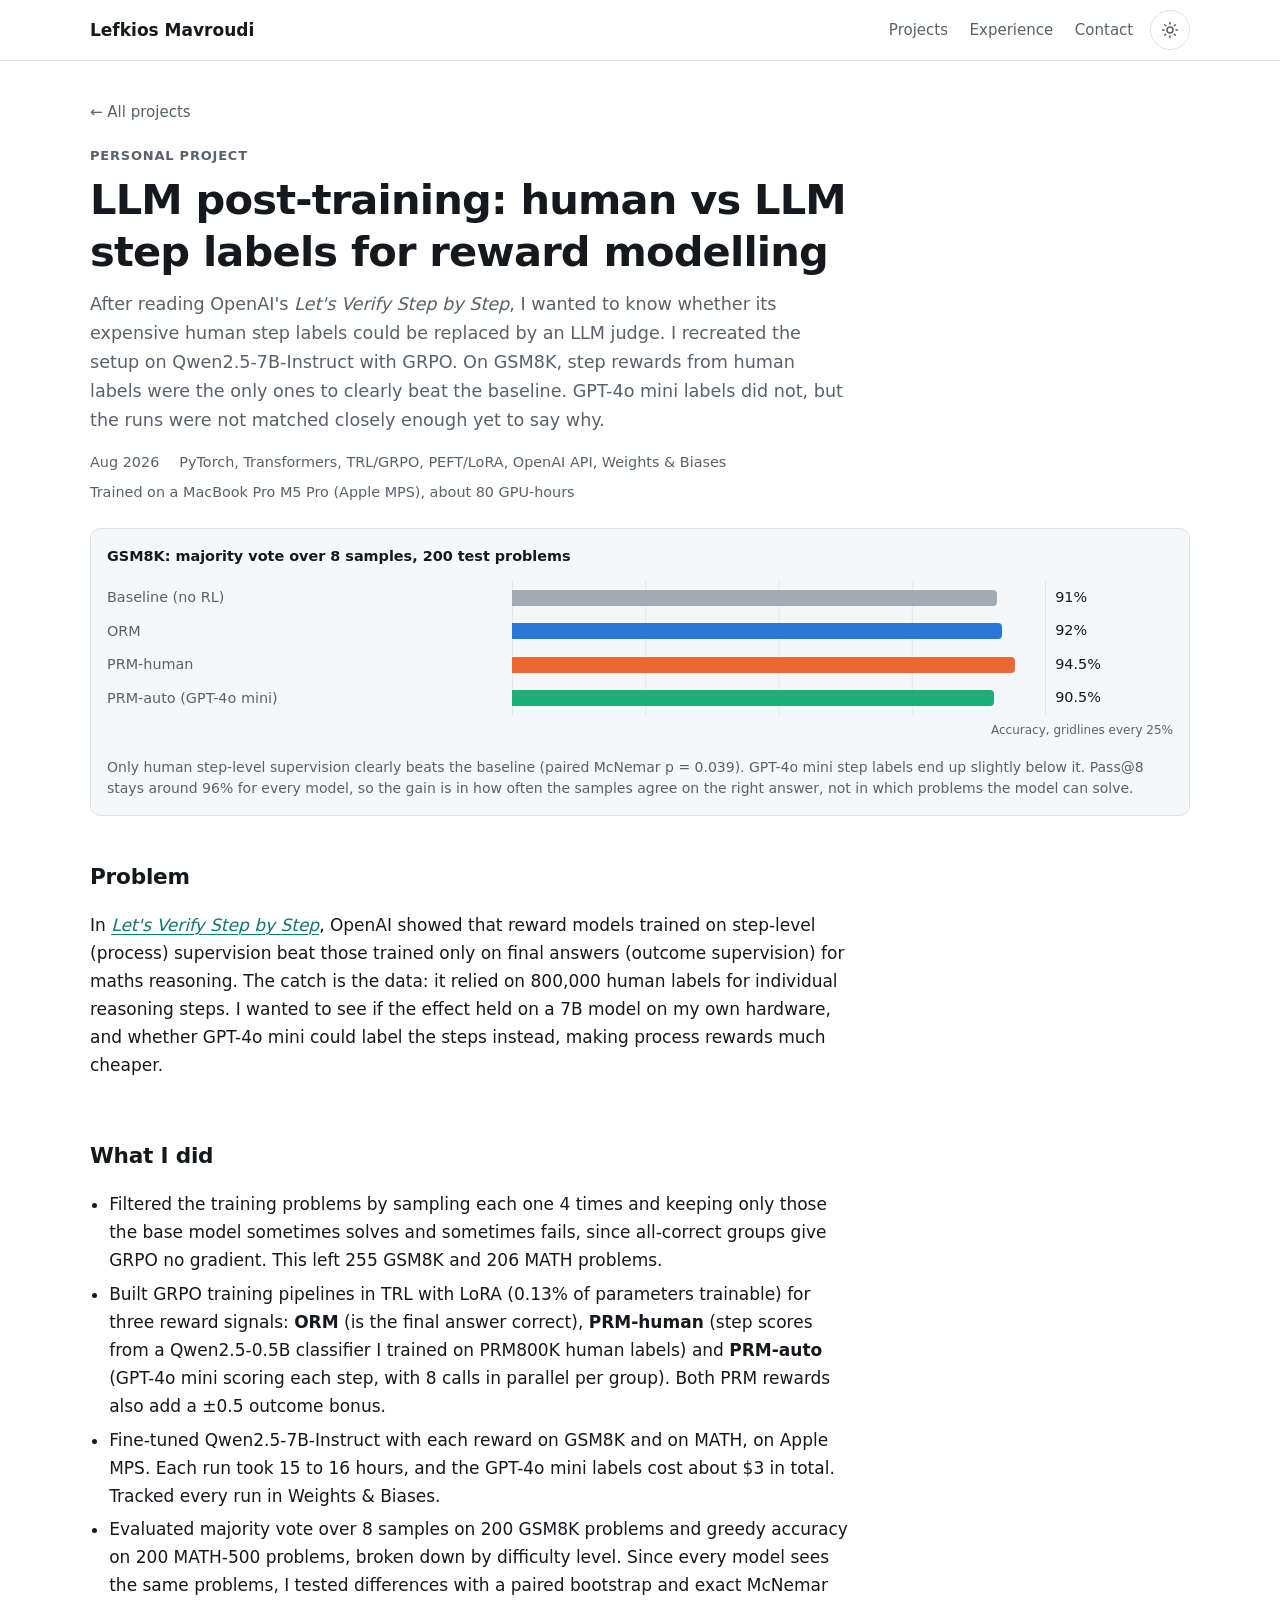
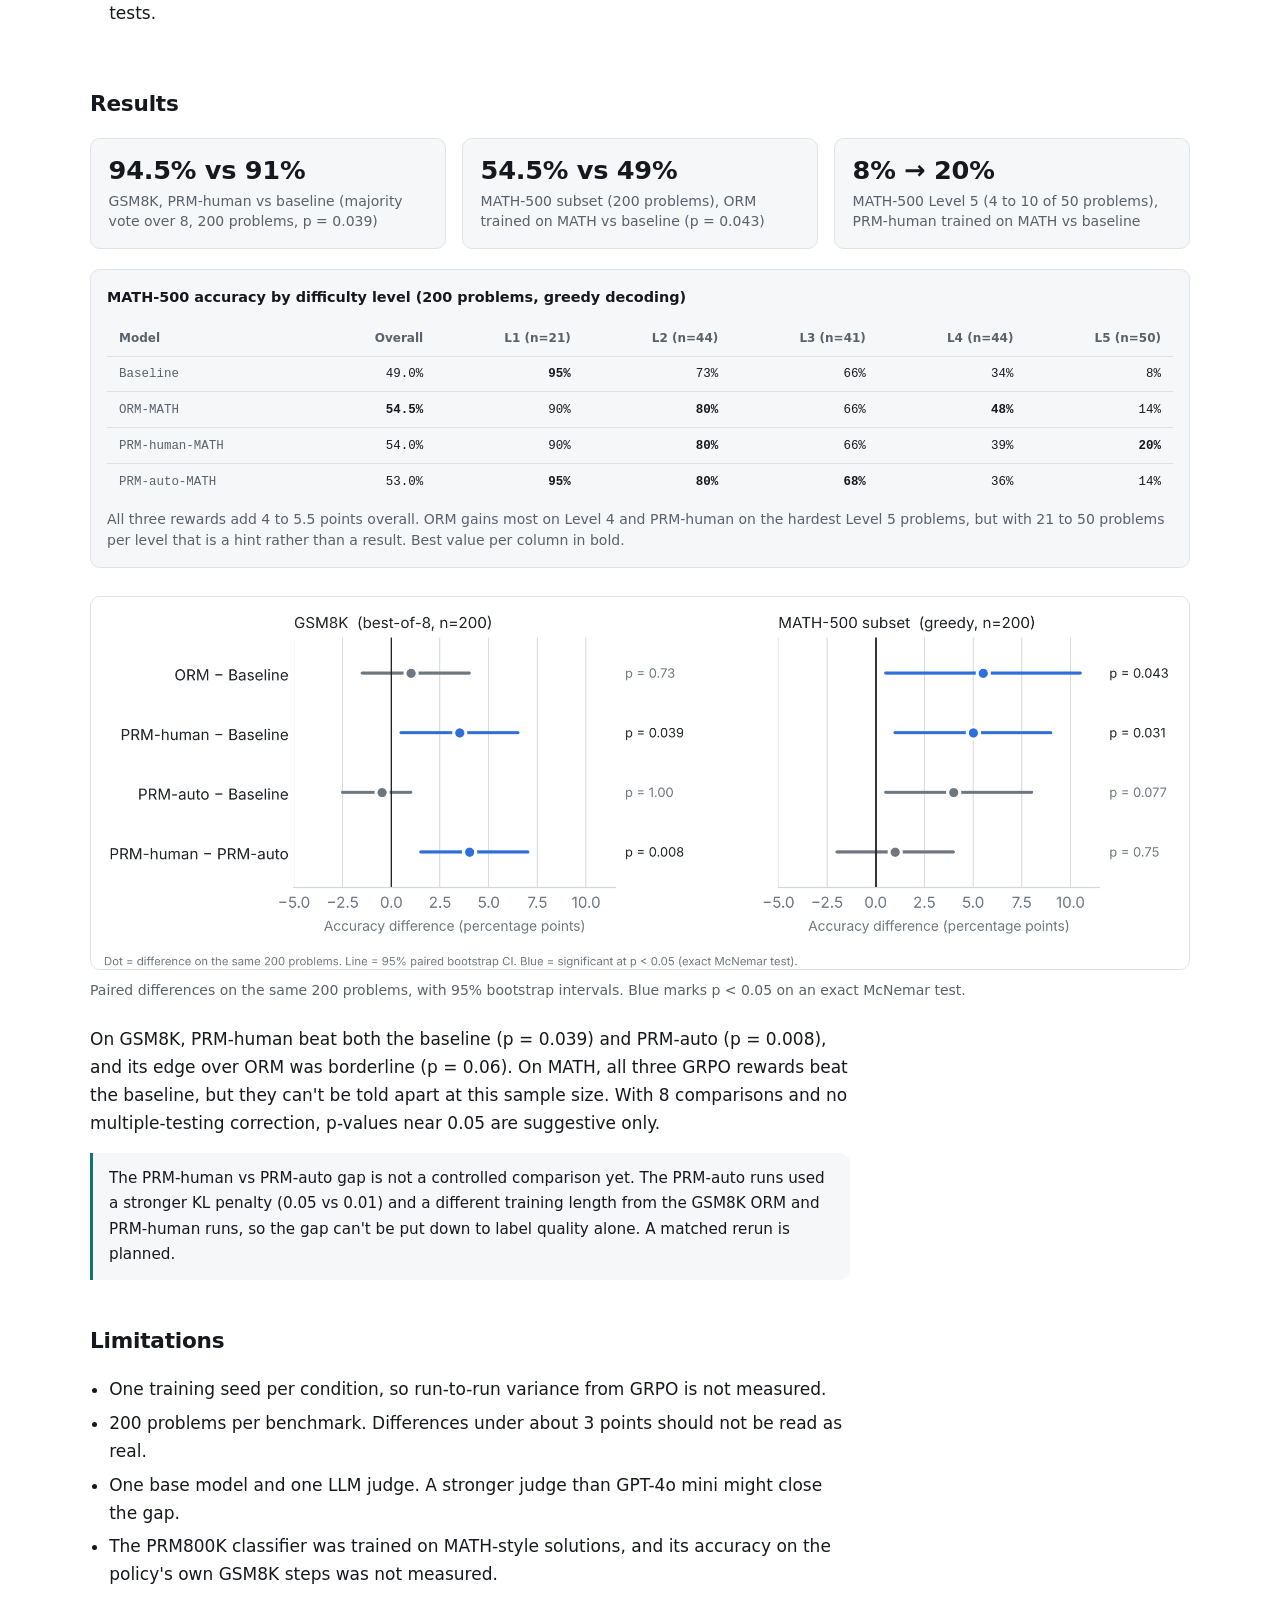
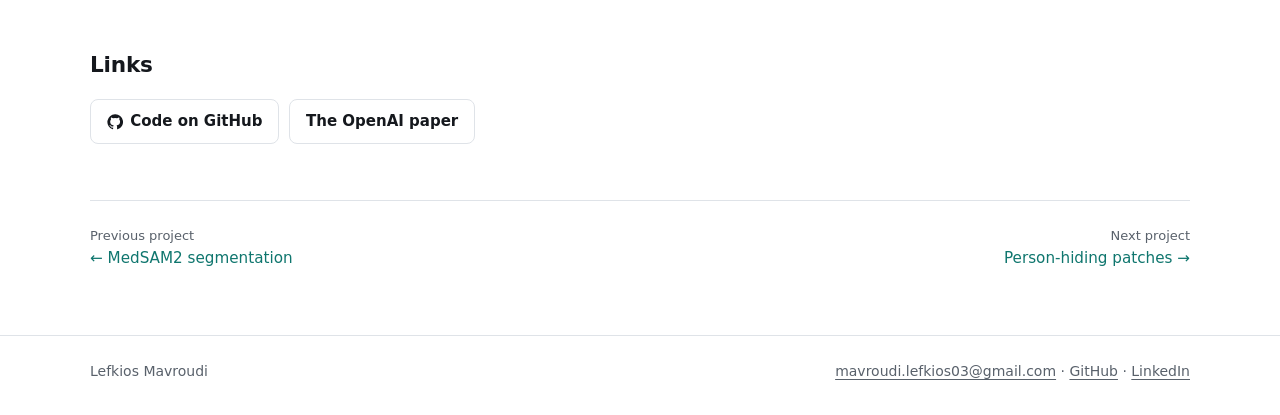
<file: projects/llm-process-rewards.html>
<!doctype html>
<html lang="en">
<head>
  <meta charset="utf-8">
  <meta name="viewport" content="width=device-width, initial-scale=1">
  <title>LLM post-training: human vs LLM step labels for reward modelling | Lefkios Mavroudi</title>
  <meta name="description" content="Can GPT-4o mini replace human step labels for process rewards? A GRPO study on Qwen2.5-7B, inspired by OpenAI's Let's Verify Step by Step.">
  <link rel="canonical" href="https://lefkios.github.io/projects/llm-process-rewards.html">
  <meta property="og:type" content="article">
  <meta property="og:site_name" content="Lefkios Mavroudi">
  <meta property="og:title" content="LLM post-training: human vs LLM step labels for reward modelling">
  <meta property="og:description" content="Can GPT-4o mini replace human step labels for process rewards? A GRPO study on Qwen2.5-7B, inspired by OpenAI's Let's Verify Step by Step.">
  <meta property="og:url" content="https://lefkios.github.io/projects/llm-process-rewards.html">
  <meta property="og:image" content="https://lefkios.github.io/assets/og.png">
  <meta name="twitter:card" content="summary_large_image">
  <meta name="twitter:title" content="LLM post-training: human vs LLM step labels for reward modelling">
  <meta name="twitter:description" content="Can GPT-4o mini replace human step labels for process rewards? A GRPO study on Qwen2.5-7B, inspired by OpenAI's Let's Verify Step by Step.">
  <meta name="twitter:image" content="https://lefkios.github.io/assets/og.png">
  <link rel="icon" href="../favicon.svg" type="image/svg+xml">
  <script>try{var t=localStorage.getItem("theme");if(t==="light"||t==="dark")document.documentElement.setAttribute("data-theme",t)}catch(e){}</script>
  <link rel="stylesheet" href="../assets/css/site.css">
  <link rel="stylesheet" href="../assets/css/media.css">
  <script src="../assets/js/site.js" defer></script>
  <script src="../assets/js/media.js" defer></script>
</head>
<body>
  <a class="skip-link" href="#main">Skip to content</a>

  <header class="site-header">
    <div class="wrap">
      <a class="site-name" href="../index.html">Lefkios Mavroudi</a>
      <nav class="site-nav" aria-label="Main">
        <a href="../index.html#projects">Projects</a>
        <a class="hide-sm" href="../index.html#experience">Experience</a>
        <a href="../index.html#contact">Contact</a>
        <button class="theme-toggle" type="button" aria-label="Switch theme">
          <svg class="icon-moon" viewBox="0 0 24 24" fill="none" stroke="currentColor" stroke-width="2" stroke-linecap="round" stroke-linejoin="round" aria-hidden="true"><path d="M21 12.8A9 9 0 1 1 11.2 3a7 7 0 0 0 9.8 9.8z"/></svg>
          <svg class="icon-sun" viewBox="0 0 24 24" fill="none" stroke="currentColor" stroke-width="2" stroke-linecap="round" stroke-linejoin="round" aria-hidden="true"><circle cx="12" cy="12" r="4"/><path d="M12 2v2M12 20v2M4.9 4.9l1.4 1.4M17.7 17.7l1.4 1.4M2 12h2M20 12h2M4.9 19.1l1.4-1.4M17.7 6.3l1.4-1.4"/></svg>
        </button>
      </nav>
    </div>
  </header>

  <main id="main">
    <div class="wrap">
      <div class="project-head prose">
        <a class="back-link" href="../index.html#projects">&larr; All projects</a>
        <span class="eyebrow">Personal project</span>
        <h1>LLM post-training: human vs LLM step labels for reward modelling</h1>
        <p class="summary">After reading OpenAI's <em>Let's Verify Step by Step</em>, I wanted to know whether its expensive human step labels could be replaced by an LLM judge. I recreated the setup on Qwen2.5-7B-Instruct with GRPO. On GSM8K, step rewards from human labels were the only ones to clearly beat the baseline. GPT-4o mini labels did not, but the runs were not matched closely enough yet to say why.</p>
        <ul class="meta">
          <li>Aug 2026</li>
          <li>PyTorch, Transformers, TRL/GRPO, PEFT/LoRA, OpenAI API, Weights &amp; Biases</li>
          <li>Trained on a MacBook Pro M5 Pro (Apple MPS), about 80 GPU-hours</li>
        </ul>
      </div>

      <!-- Main media: no demo video for this project, so the headline result leads the page. -->
      <figure class="media chart">
        <p class="chart__title">GSM8K: majority vote over 8 samples, 200 test problems</p>
        <table class="barchart">
          <caption class="visually-hidden">GSM8K majority-vote accuracy for the baseline and three reward strategies</caption>
          <thead class="visually-hidden"><tr><th scope="col">Model</th><th scope="col">Bar</th><th scope="col">Accuracy</th></tr></thead>
          <tbody>
              <tr><th scope="row">Baseline (no RL)</th><td class="barchart__track"><span class="bar bar--base" style="--v: 91" title="Baseline (no RL): 91%"></span></td><td class="barchart__value">91%</td></tr>
              <tr><th scope="row">ORM</th><td class="barchart__track"><span class="bar bar--orm" style="--v: 92" title="ORM: 92%"></span></td><td class="barchart__value">92%</td></tr>
              <tr><th scope="row">PRM-human</th><td class="barchart__track"><span class="bar bar--prmh" style="--v: 94.5" title="PRM-human: 94.5%"></span></td><td class="barchart__value">94.5%</td></tr>
              <tr><th scope="row">PRM-auto (GPT-4o mini)</th><td class="barchart__track"><span class="bar bar--prma" style="--v: 90.5" title="PRM-auto (GPT-4o mini): 90.5%"></span></td><td class="barchart__value">90.5%</td></tr>
          </tbody>
        </table>
        <p class="barchart__axis" aria-hidden="true">Accuracy, gridlines every 25%</p>
        <figcaption>Only human step-level supervision clearly beats the baseline (paired McNemar p = 0.039). GPT-4o mini step labels end up slightly below it. Pass@8 stays around 96% for every model, so the gain is in how often the samples agree on the right answer, not in which problems the model can solve.</figcaption>
      </figure>

      <div class="prose">
        <section class="section" aria-labelledby="problem">
          <h2 id="problem">Problem</h2>
          <p>In <a href="https://arxiv.org/abs/2305.20050"><em>Let's Verify Step by Step</em></a>, OpenAI showed that reward models trained on step-level (process) supervision beat those trained only on final answers (outcome supervision) for maths reasoning. The catch is the data: it relied on 800,000 human labels for individual reasoning steps. I wanted to see if the effect held on a 7B model on my own hardware, and whether GPT-4o mini could label the steps instead, making process rewards much cheaper.</p>
        </section>

        <section class="section" aria-labelledby="approach">
          <h2 id="approach">What I did</h2>
          <ul>
            <li>Filtered the training problems by sampling each one 4 times and keeping only those the base model sometimes solves and sometimes fails, since all-correct groups give GRPO no gradient. This left 255 GSM8K and 206 MATH problems.</li>
            <li>Built GRPO training pipelines in TRL with LoRA (0.13% of parameters trainable) for three reward signals: <strong>ORM</strong> (is the final answer correct), <strong>PRM-human</strong> (step scores from a Qwen2.5-0.5B classifier I trained on PRM800K human labels) and <strong>PRM-auto</strong> (GPT-4o mini scoring each step, with 8 calls in parallel per group). Both PRM rewards also add a &plusmn;0.5 outcome bonus.</li>
            <li>Fine-tuned Qwen2.5-7B-Instruct with each reward on GSM8K and on MATH, on Apple MPS. Each run took 15 to 16 hours, and the GPT-4o mini labels cost about $3 in total. Tracked every run in Weights &amp; Biases.</li>
            <li>Evaluated majority vote over 8 samples on 200 GSM8K problems and greedy accuracy on 200 MATH-500 problems, broken down by difficulty level. Since every model sees the same problems, I tested differences with a paired bootstrap and exact McNemar tests.</li>
          </ul>
        </section>
      </div>

      <section class="section" aria-labelledby="results">
        <h2 id="results">Results</h2>
        <ul class="stats">
          <li class="stat"><span class="stat__value">94.5% vs 91%</span><span class="stat__label">GSM8K, PRM-human vs baseline (majority vote over 8, 200 problems, p = 0.039)</span></li>
          <li class="stat"><span class="stat__value">54.5% vs 49%</span><span class="stat__label">MATH-500 subset (200 problems), ORM trained on MATH vs baseline (p = 0.043)</span></li>
          <li class="stat"><span class="stat__value">8% &rarr; 20%</span><span class="stat__label">MATH-500 Level 5 (4 to 10 of 50 problems), PRM-human trained on MATH vs baseline</span></li>
        </ul>

        <div class="stack">
          <figure class="media chart">
            <p class="chart__title">MATH-500 accuracy by difficulty level (200 problems, greedy decoding)</p>
            <div class="trace__scroll" tabindex="0" role="region" aria-label="MATH-500 results table, scrolls sideways">
              <table class="trace__table results-table">
                <caption class="visually-hidden">MATH-500 accuracy overall and per difficulty level, models trained on MATH</caption>
                <thead><tr><th scope="col">Model</th><th scope="col">Overall</th><th scope="col">L1 (n=21)</th><th scope="col">L2 (n=44)</th><th scope="col">L3 (n=41)</th><th scope="col">L4 (n=44)</th><th scope="col">L5 (n=50)</th></tr></thead>
                <tbody>
                <tr><th scope="row">Baseline</th><td>49.0%</td><td><strong>95%</strong></td><td>73%</td><td>66%</td><td>34%</td><td>8%</td></tr>
                <tr><th scope="row">ORM-MATH</th><td><strong>54.5%</strong></td><td>90%</td><td><strong>80%</strong></td><td>66%</td><td><strong>48%</strong></td><td>14%</td></tr>
                <tr><th scope="row">PRM-human-MATH</th><td>54.0%</td><td>90%</td><td><strong>80%</strong></td><td>66%</td><td>39%</td><td><strong>20%</strong></td></tr>
                <tr><th scope="row">PRM-auto-MATH</th><td>53.0%</td><td><strong>95%</strong></td><td><strong>80%</strong></td><td><strong>68%</strong></td><td>36%</td><td>14%</td></tr>
                </tbody>
              </table>
            </div>
            <figcaption>All three rewards add 4 to 5.5 points overall. ORM gains most on Level 4 and PRM-human on the hardest Level 5 problems, but with 21 to 50 problems per level that is a hint rather than a result. Best value per column in bold.</figcaption>
          </figure>

          <figure class="media media--image media--contain" style="--ar: 2000/680; margin-top: 1.75rem">
            <a class="media__frame media__zoom" href="../assets/img/llm-process-rewards/paired-differences.png" data-lightbox>
              <img src="../assets/img/llm-process-rewards/paired-differences.png" width="2000" height="680" loading="lazy" decoding="async"
                   alt="Paired accuracy differences with 95% intervals. GSM8K: ORM minus baseline +1.0 (p = 0.73), PRM-human minus baseline +3.5 (p = 0.039), PRM-auto minus baseline -0.5 (p = 1.00), PRM-human minus PRM-auto +4.0 (p = 0.008). MATH-500: ORM +5.5 (p = 0.043), PRM-human +5.0 (p = 0.031), PRM-auto +4.0 (p = 0.077), PRM-human minus PRM-auto +1.0 (p = 0.75).">
            </a>
            <figcaption>Paired differences on the same 200 problems, with 95% bootstrap intervals. Blue marks p &lt; 0.05 on an exact McNemar test.</figcaption>
          </figure>

        </div>
        <p class="prose" style="margin-top: 1.5rem">On GSM8K, PRM-human beat both the baseline (p = 0.039) and PRM-auto (p = 0.008), and its edge over ORM was borderline (p = 0.06). On MATH, all three GRPO rewards beat the baseline, but they can't be told apart at this sample size. With 8 comparisons and no multiple-testing correction, p-values near 0.05 are suggestive only.</p>
        <div class="note prose">
          <p>The PRM-human vs PRM-auto gap is not a controlled comparison yet. The PRM-auto runs used a stronger KL penalty (0.05 vs 0.01) and a different training length from the GSM8K ORM and PRM-human runs, so the gap can't be put down to label quality alone. A matched rerun is planned.</p>
        </div>
      </section>

      <section class="section prose" aria-labelledby="limitations">
        <h2 id="limitations">Limitations</h2>
        <ul>
          <li>One training seed per condition, so run-to-run variance from GRPO is not measured.</li>
          <li>200 problems per benchmark. Differences under about 3 points should not be read as real.</li>
          <li>One base model and one LLM judge. A stronger judge than GPT-4o mini might close the gap.</li>
          <li>The PRM800K classifier was trained on MATH-style solutions, and its accuracy on the policy's own GSM8K steps was not measured.</li>
        </ul>
      </section>

      <section class="section prose" aria-labelledby="links">
        <h2 id="links">Links</h2>
        <ul class="link-row">
          <li><a class="btn" href="https://github.com/Lefkios/prm-vs-orm-reasoning">
            <svg viewBox="0 0 24 24" fill="currentColor" aria-hidden="true"><path d="M12 .5a11.5 11.5 0 0 0-3.6 22.4c.6.1.8-.3.8-.6v-2c-3.2.7-3.9-1.5-3.9-1.5-.5-1.3-1.3-1.7-1.3-1.7-1-.7.1-.7.1-.7 1.2.1 1.8 1.2 1.8 1.2 1 1.8 2.8 1.3 3.5 1 .1-.8.4-1.3.7-1.6-2.6-.3-5.3-1.3-5.3-5.7 0-1.3.5-2.3 1.2-3.1-.1-.3-.5-1.5.1-3.1 0 0 1-.3 3.2 1.2a11 11 0 0 1 5.8 0c2.2-1.5 3.2-1.2 3.2-1.2.6 1.6.2 2.8.1 3.1.8.8 1.2 1.9 1.2 3.1 0 4.4-2.7 5.4-5.3 5.7.4.4.8 1.1.8 2.2v3.2c0 .3.2.7.8.6A11.5 11.5 0 0 0 12 .5z"/></svg>
            Code on GitHub</a></li>
          <li><a class="btn" href="https://arxiv.org/abs/2305.20050">The OpenAI paper</a></li>
        </ul>
      </section>

      <nav class="pager" aria-label="Project navigation">
        <a href="medsam2-rv.html"><span>Previous project</span>&larr; MedSAM2 segmentation</a>
        <a class="next" href="person-hiding-patches.html"><span>Next project</span>Person-hiding patches &rarr;</a>
      </nav>
    </div>
  </main>

  <footer class="site-footer">
    <div class="wrap">
      <span>Lefkios Mavroudi</span>
      <span><a href="mailto:mavroudi.lefkios03@gmail.com">mavroudi.lefkios03@gmail.com</a> &middot; <a href="https://github.com/Lefkios">GitHub</a> &middot; <a href="https://www.linkedin.com/in/lefkios-mavroudi">LinkedIn</a></span>
    </div>
  </footer>
</body>
</html>
</file>
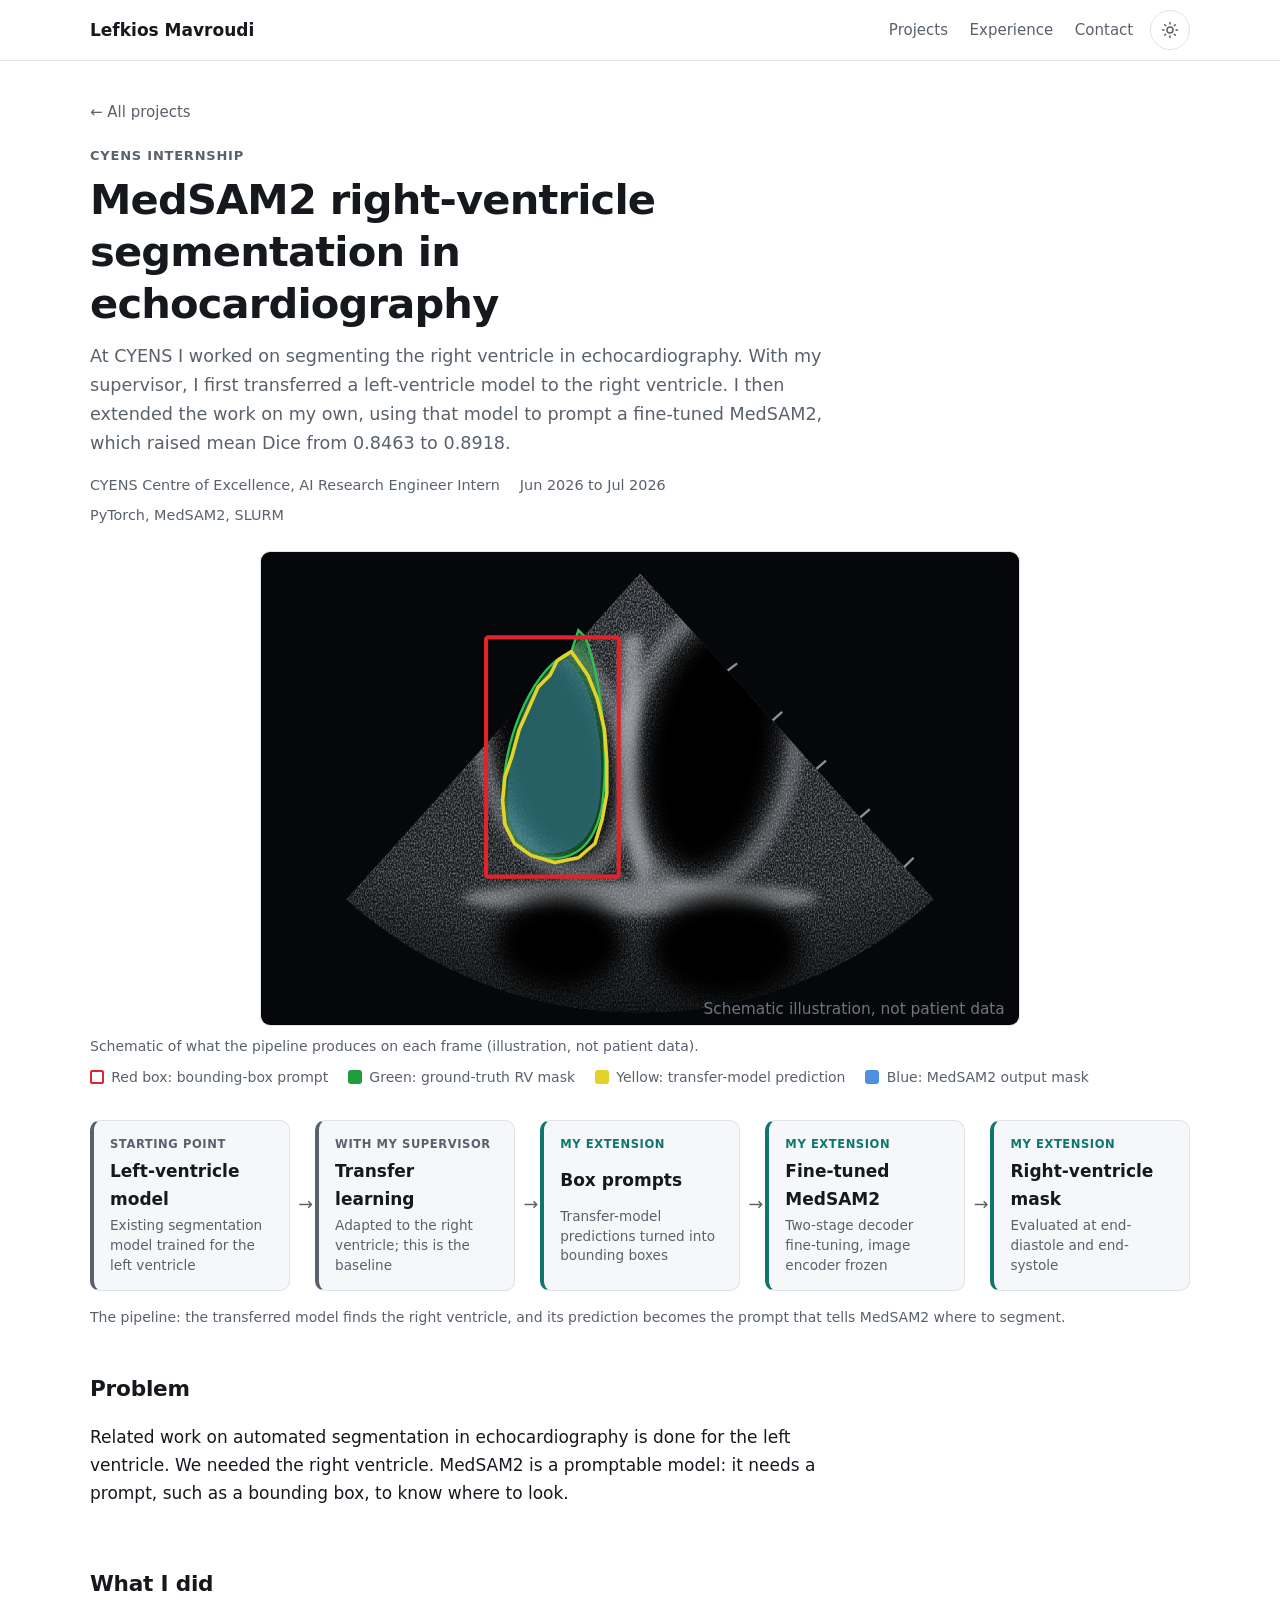
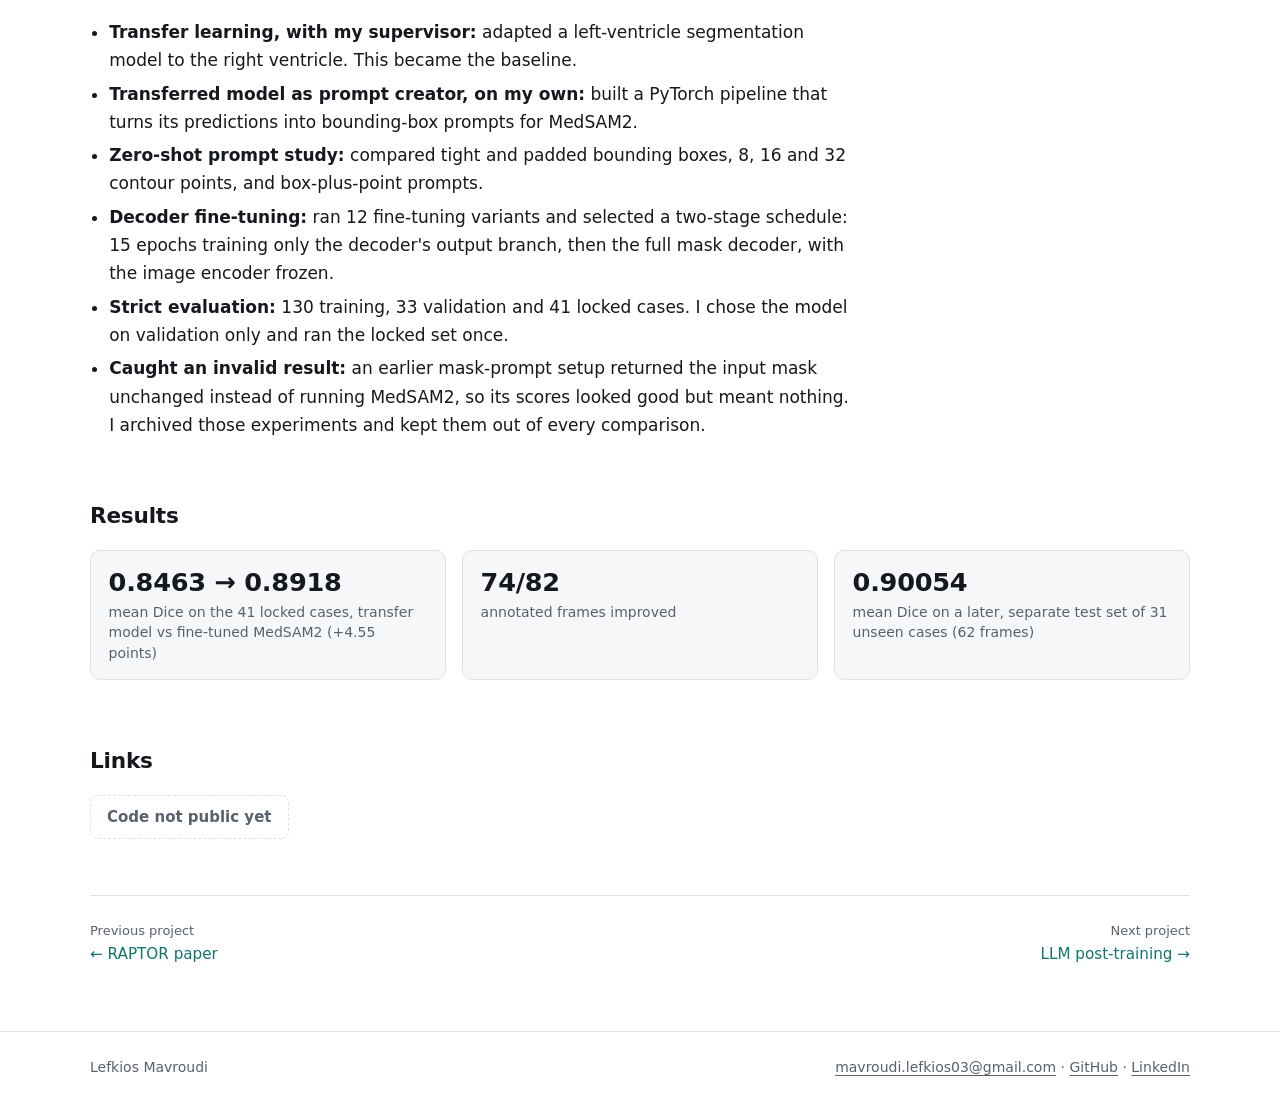
<file: projects/medsam2-rv.html>
<!doctype html>
<!--
  NOTE: no patient images on this page. Do not add frames from any echocardiography
  dataset: the EchoNet-Dynamic licence forbids publishing any portion of it, and
  local clinical scans need written approval from the data owner.
-->
<html lang="en">
<head>
  <meta charset="utf-8">
  <meta name="viewport" content="width=device-width, initial-scale=1">
  <title>MedSAM2 right-ventricle segmentation | Lefkios Mavroudi</title>
  <meta name="description" content="Right-ventricle segmentation at CYENS: transfer learning, then a fine-tuned MedSAM2 prompted by the transferred model. Mean Dice 0.8463 to 0.8918.">
  <link rel="canonical" href="https://lefkios.github.io/projects/medsam2-rv.html">
  <meta property="og:type" content="article">
  <meta property="og:site_name" content="Lefkios Mavroudi">
  <meta property="og:title" content="MedSAM2 right-ventricle segmentation">
  <meta property="og:description" content="Right-ventricle segmentation at CYENS: transfer learning, then a fine-tuned MedSAM2 prompted by the transferred model. Mean Dice 0.8463 to 0.8918.">
  <meta property="og:url" content="https://lefkios.github.io/projects/medsam2-rv.html">
  <meta property="og:image" content="https://lefkios.github.io/assets/og.png">
  <meta name="twitter:card" content="summary_large_image">
  <meta name="twitter:title" content="MedSAM2 right-ventricle segmentation">
  <meta name="twitter:description" content="Right-ventricle segmentation at CYENS: transfer learning, then a fine-tuned MedSAM2 prompted by the transferred model. Mean Dice 0.8463 to 0.8918.">
  <meta name="twitter:image" content="https://lefkios.github.io/assets/og.png">
  <link rel="icon" href="../favicon.svg" type="image/svg+xml">
  <script>try{var t=localStorage.getItem("theme");if(t==="light"||t==="dark")document.documentElement.setAttribute("data-theme",t)}catch(e){}</script>
  <link rel="stylesheet" href="../assets/css/site.css">
  <link rel="stylesheet" href="../assets/css/media.css">
  <script src="../assets/js/site.js" defer></script>
  <script src="../assets/js/media.js" defer></script>
</head>
<body>
  <a class="skip-link" href="#main">Skip to content</a>

  <header class="site-header">
    <div class="wrap">
      <a class="site-name" href="../index.html">Lefkios Mavroudi</a>
      <nav class="site-nav" aria-label="Main">
        <a href="../index.html#projects">Projects</a>
        <a class="hide-sm" href="../index.html#experience">Experience</a>
        <a href="../index.html#contact">Contact</a>
        <button class="theme-toggle" type="button" aria-label="Switch theme">
          <svg class="icon-moon" viewBox="0 0 24 24" fill="none" stroke="currentColor" stroke-width="2" stroke-linecap="round" stroke-linejoin="round" aria-hidden="true"><path d="M21 12.8A9 9 0 1 1 11.2 3a7 7 0 0 0 9.8 9.8z"/></svg>
          <svg class="icon-sun" viewBox="0 0 24 24" fill="none" stroke="currentColor" stroke-width="2" stroke-linecap="round" stroke-linejoin="round" aria-hidden="true"><circle cx="12" cy="12" r="4"/><path d="M12 2v2M12 20v2M4.9 4.9l1.4 1.4M17.7 17.7l1.4 1.4M2 12h2M20 12h2M4.9 19.1l1.4-1.4M17.7 6.3l1.4-1.4"/></svg>
        </button>
      </nav>
    </div>
  </header>

  <main id="main">
    <div class="wrap">
      <div class="project-head prose">
        <a class="back-link" href="../index.html#projects">&larr; All projects</a>
        <span class="eyebrow">CYENS internship</span>
        <h1>MedSAM2 right-ventricle segmentation in echocardiography</h1>
        <p class="summary">At CYENS I worked on segmenting the right ventricle in echocardiography. With my supervisor, I first transferred a left-ventricle model to the right ventricle. I then extended the work on my own, using that model to prompt a fine-tuned MedSAM2, which raised mean Dice from 0.8463 to 0.8918.</p>
        <ul class="meta">
          <li>CYENS Centre of Excellence, AI Research Engineer Intern</li>
          <li>Jun 2026 to Jul 2026</li>
          <li>PyTorch, MedSAM2, SLURM</li>
        </ul>
      </div>

      <figure class="media media--image" style="--ar: 640/400">
        <a class="media__frame media__zoom media__frame--narrow" href="../assets/img/medsam2-rv/illustration.svg" data-lightbox data-photo>
          <img src="../assets/img/medsam2-rv/illustration.svg" width="640" height="400" decoding="async"
               alt="Schematic echocardiography view: a red box around the right ventricle with overlapping green, yellow and blue masks inside it.">
        </a>
        <figcaption>
          Schematic of what the pipeline produces on each frame (illustration, not patient data).
          <ul class="legend" aria-label="Colour key">
            <li><span class="legend__swatch legend__swatch--box" style="--c: #e0242b"></span>Red box: bounding-box prompt</li>
            <li><span class="legend__swatch" style="--c: #1f9d3a"></span>Green: ground-truth RV mask</li>
            <li><span class="legend__swatch" style="--c: #e3d22a"></span>Yellow: transfer-model prediction</li>
            <li><span class="legend__swatch" style="--c: #4d8fe0"></span>Blue: MedSAM2 output mask</li>
          </ul>
        </figcaption>
      </figure>

      <div class="stack-gap"></div>
      <figure class="media flow-figure">
        <ol class="flow">
          <li class="flow__step flow__step--shared">
            <span class="flow__who">Starting point</span>
            <span class="flow__title">Left-ventricle model</span>
            <span class="flow__text">Existing segmentation model trained for the left ventricle</span>
          </li>
          <li class="flow__step flow__step--shared">
            <span class="flow__who">With my supervisor</span>
            <span class="flow__title">Transfer learning</span>
            <span class="flow__text">Adapted to the right ventricle; this is the baseline</span>
          </li>
          <li class="flow__step flow__step--own">
            <span class="flow__who">My extension</span>
            <span class="flow__title">Box prompts</span>
            <span class="flow__text">Transfer-model predictions turned into bounding boxes</span>
          </li>
          <li class="flow__step flow__step--own">
            <span class="flow__who">My extension</span>
            <span class="flow__title">Fine-tuned MedSAM2</span>
            <span class="flow__text">Two-stage decoder fine-tuning, image encoder frozen</span>
          </li>
          <li class="flow__step flow__step--own">
            <span class="flow__who">My extension</span>
            <span class="flow__title">Right-ventricle mask</span>
            <span class="flow__text">Evaluated at end-diastole and end-systole</span>
          </li>
        </ol>
        <figcaption>The pipeline: the transferred model finds the right ventricle, and its prediction becomes the prompt that tells MedSAM2 where to segment.</figcaption>
      </figure>

      <div class="prose">
        <section class="section" aria-labelledby="problem">
          <h2 id="problem">Problem</h2>
          <p>Related work on automated segmentation in echocardiography is done for the left ventricle. We needed the right ventricle. MedSAM2 is a promptable model: it needs a prompt, such as a bounding box, to know where to look.</p>
        </section>

        <section class="section" aria-labelledby="approach">
          <h2 id="approach">What I did</h2>
          <ul>
            <li><strong>Transfer learning, with my supervisor:</strong> adapted a left-ventricle segmentation model to the right ventricle. This became the baseline.</li>
            <li><strong>Transferred model as prompt creator, on my own:</strong> built a PyTorch pipeline that turns its predictions into bounding-box prompts for MedSAM2.</li>
            <li><strong>Zero-shot prompt study:</strong> compared tight and padded bounding boxes, 8, 16 and 32 contour points, and box-plus-point prompts.</li>
            <li><strong>Decoder fine-tuning:</strong> ran 12 fine-tuning variants and selected a two-stage schedule: 15 epochs training only the decoder's output branch, then the full mask decoder, with the image encoder frozen.</li>
            <li><strong>Strict evaluation:</strong> 130 training, 33 validation and 41 locked cases. I chose the model on validation only and ran the locked set once.</li>
            <li><strong>Caught an invalid result:</strong> an earlier mask-prompt setup returned the input mask unchanged instead of running MedSAM2, so its scores looked good but meant nothing. I archived those experiments and kept them out of every comparison.</li>
          </ul>
        </section>
      </div>

      <section class="section" aria-labelledby="results">
        <h2 id="results">Results</h2>
        <ul class="stats">
          <li class="stat"><span class="stat__value">0.8463 &rarr; 0.8918</span><span class="stat__label">mean Dice on the 41 locked cases, transfer model vs fine-tuned MedSAM2 (+4.55 points)</span></li>
          <li class="stat"><span class="stat__value">74/82</span><span class="stat__label">annotated frames improved</span></li>
          <li class="stat"><span class="stat__value">0.90054</span><span class="stat__label">mean Dice on a later, separate test set of 31 unseen cases (62 frames)</span></li>
        </ul>

      </section>


      <section class="section prose" aria-labelledby="links">
        <h2 id="links">Links</h2>
        <!-- TODO(code): no public repository found on github.com/Lefkios for this project.
             Add a link here if CYENS allows the code to be published, or remove the button. -->
        <ul class="link-row">
          <li><span class="btn btn--disabled">Code not public yet</span></li>
        </ul>
      </section>

      <nav class="pager" aria-label="Project navigation">
        <a href="raptor.html"><span>Previous project</span>&larr; RAPTOR paper</a>
        <a class="next" href="llm-process-rewards.html"><span>Next project</span>LLM post-training &rarr;</a>
      </nav>
    </div>
  </main>

  <footer class="site-footer">
    <div class="wrap">
      <span>Lefkios Mavroudi</span>
      <span><a href="mailto:mavroudi.lefkios03@gmail.com">mavroudi.lefkios03@gmail.com</a> &middot; <a href="https://github.com/Lefkios">GitHub</a> &middot; <a href="https://www.linkedin.com/in/lefkios-mavroudi">LinkedIn</a></span>
    </div>
  </footer>
</body>
</html>
</file>
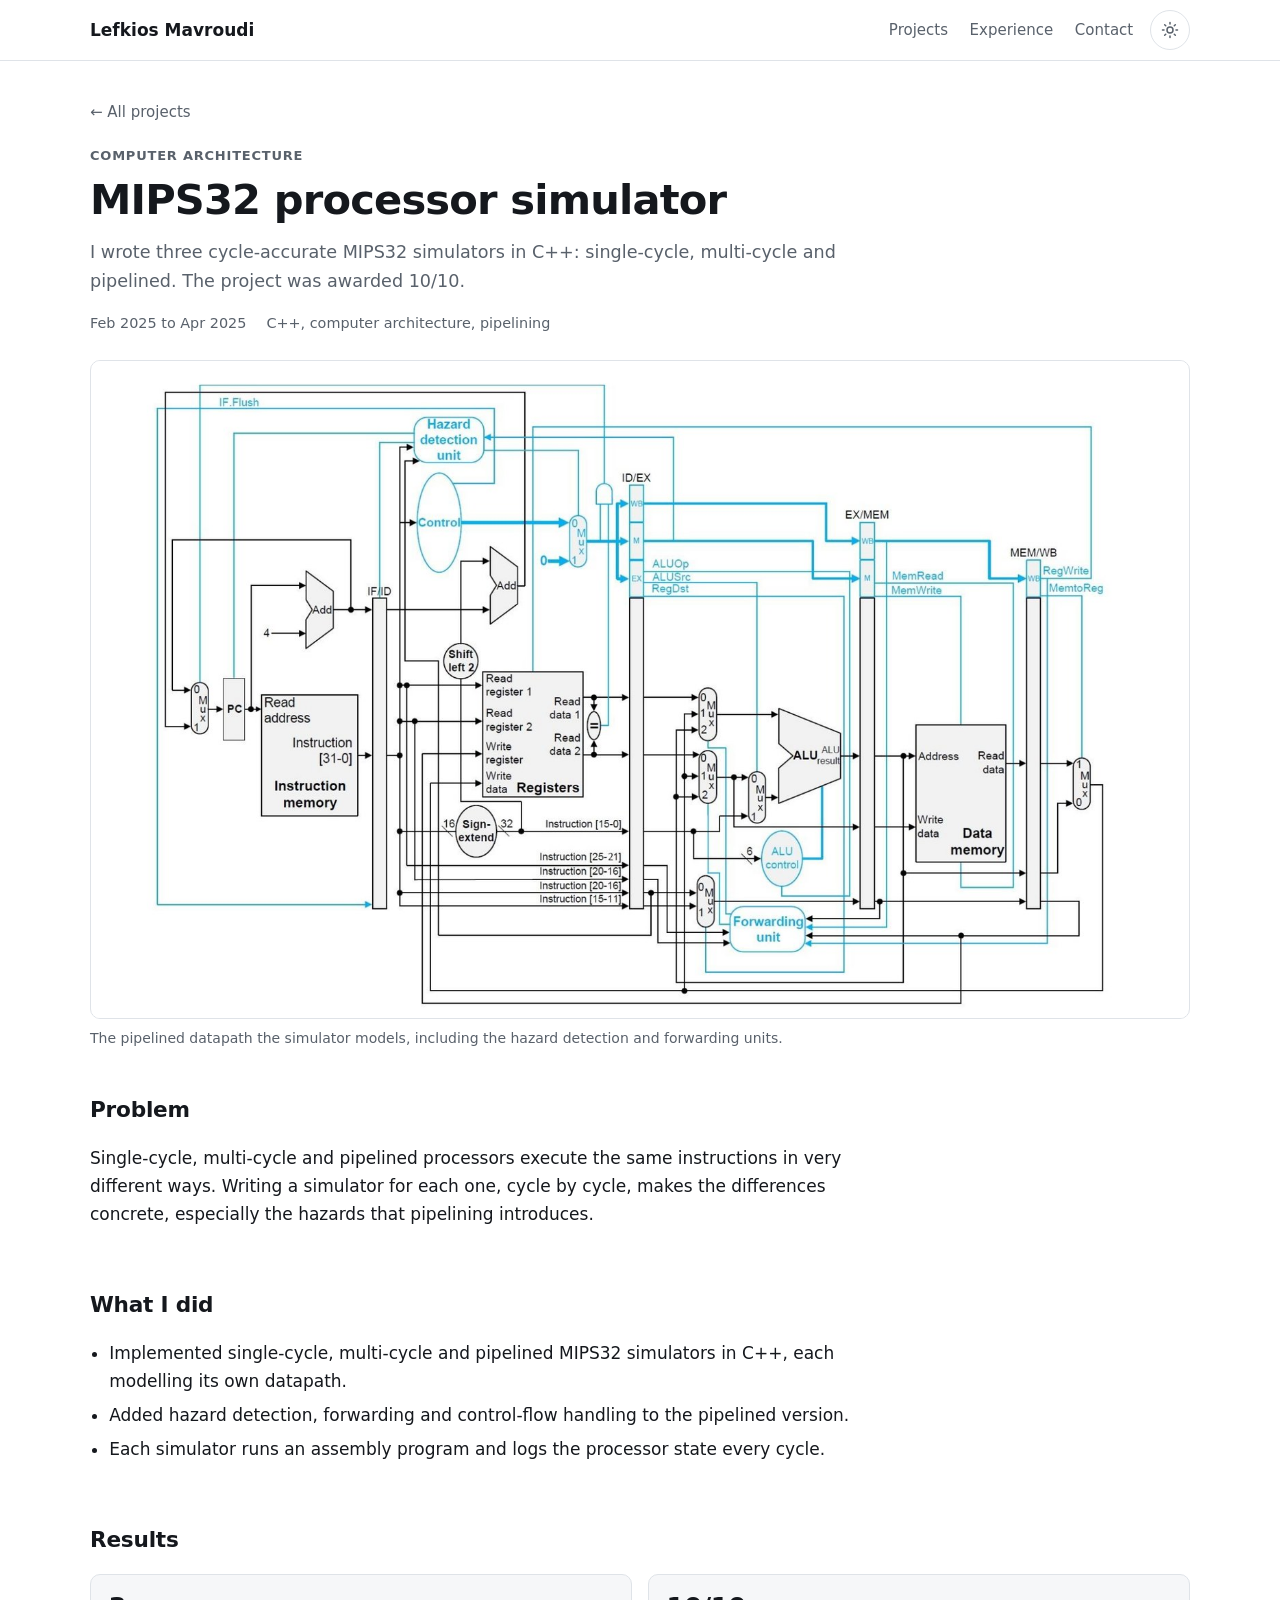
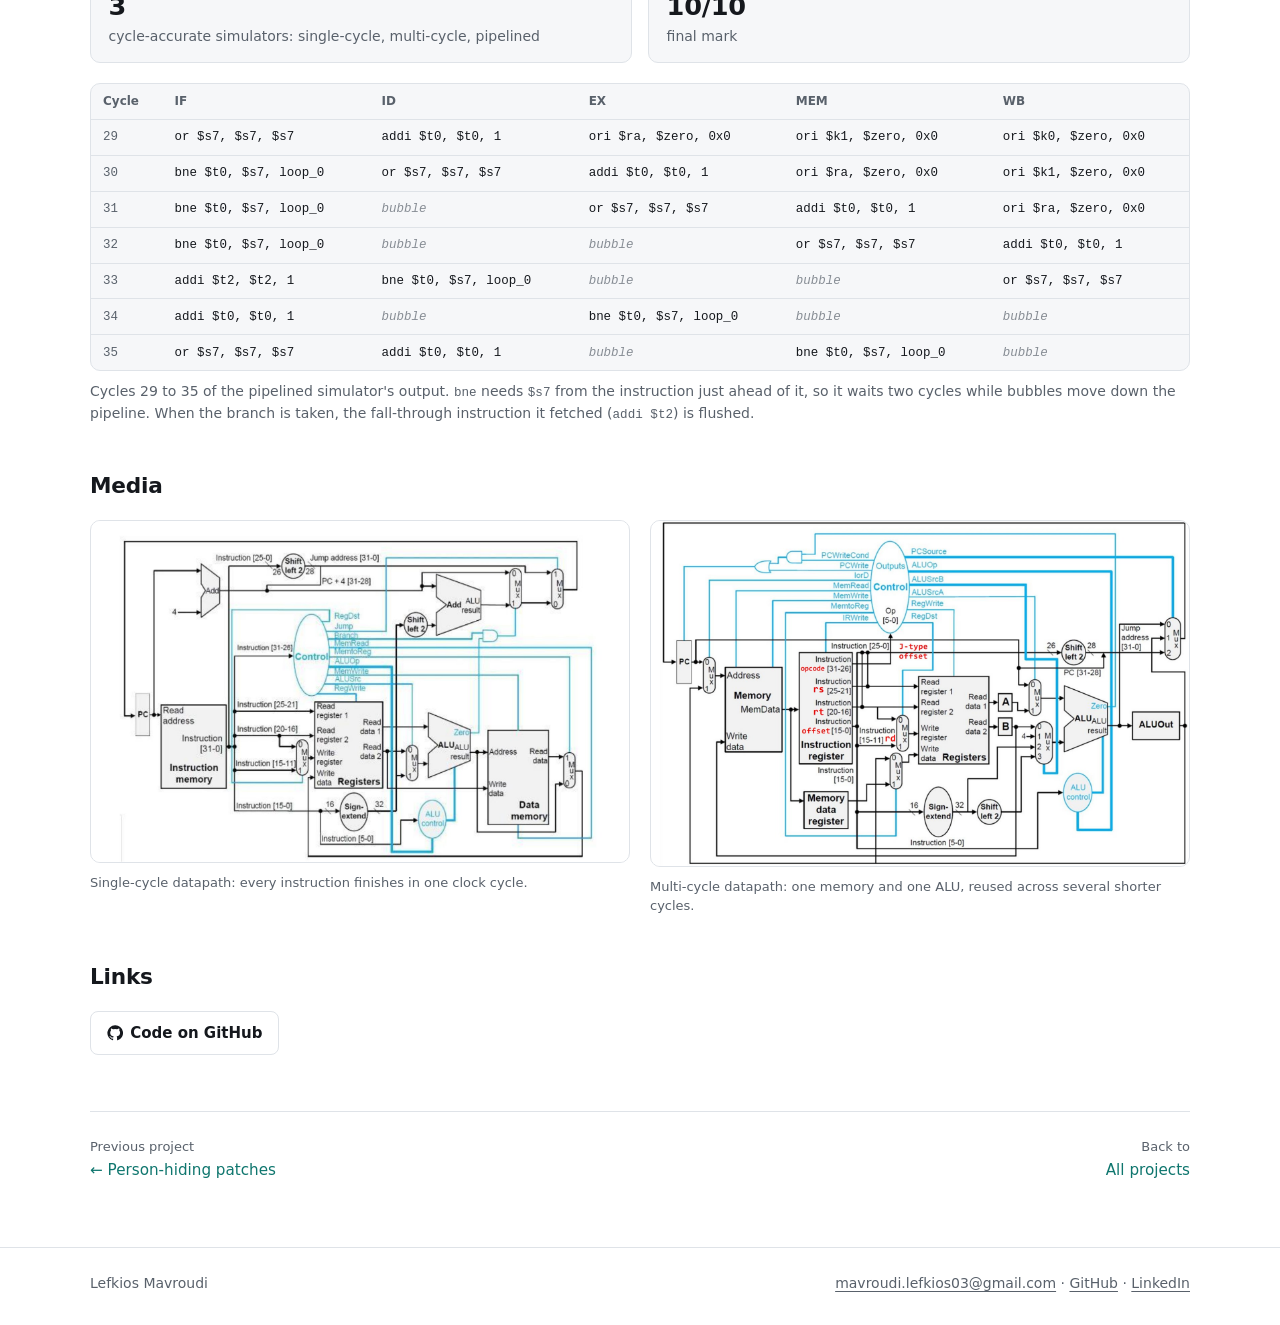
<file: projects/mips32.html>
<!doctype html>
<html lang="en">
<head>
  <meta charset="utf-8">
  <meta name="viewport" content="width=device-width, initial-scale=1">
  <title>MIPS32 processor simulator | Lefkios Mavroudi</title>
  <meta name="description" content="Cycle-accurate single-cycle, multi-cycle and pipelined MIPS32 simulators in C++, with hazard detection and forwarding. Awarded 10/10.">
  <link rel="canonical" href="https://lefkios.github.io/projects/mips32.html">
  <meta property="og:type" content="article">
  <meta property="og:site_name" content="Lefkios Mavroudi">
  <meta property="og:title" content="MIPS32 processor simulator">
  <meta property="og:description" content="Cycle-accurate single-cycle, multi-cycle and pipelined MIPS32 simulators in C++, with hazard detection and forwarding.">
  <meta property="og:url" content="https://lefkios.github.io/projects/mips32.html">
  <meta property="og:image" content="https://lefkios.github.io/assets/og.png">
  <meta name="twitter:card" content="summary_large_image">
  <meta name="twitter:title" content="MIPS32 processor simulator">
  <meta name="twitter:description" content="Cycle-accurate single-cycle, multi-cycle and pipelined MIPS32 simulators in C++, with hazard detection and forwarding.">
  <meta name="twitter:image" content="https://lefkios.github.io/assets/og.png">
  <link rel="icon" href="../favicon.svg" type="image/svg+xml">
  <script>try{var t=localStorage.getItem("theme");if(t==="light"||t==="dark")document.documentElement.setAttribute("data-theme",t)}catch(e){}</script>
  <link rel="stylesheet" href="../assets/css/site.css">
  <link rel="stylesheet" href="../assets/css/media.css">
  <script src="../assets/js/site.js" defer></script>
  <script src="../assets/js/media.js" defer></script>
</head>
<body>
  <a class="skip-link" href="#main">Skip to content</a>

  <header class="site-header">
    <div class="wrap">
      <a class="site-name" href="../index.html">Lefkios Mavroudi</a>
      <nav class="site-nav" aria-label="Main">
        <a href="../index.html#projects">Projects</a>
        <a class="hide-sm" href="../index.html#experience">Experience</a>
        <a href="../index.html#contact">Contact</a>
        <button class="theme-toggle" type="button" aria-label="Switch theme">
          <svg class="icon-moon" viewBox="0 0 24 24" fill="none" stroke="currentColor" stroke-width="2" stroke-linecap="round" stroke-linejoin="round" aria-hidden="true"><path d="M21 12.8A9 9 0 1 1 11.2 3a7 7 0 0 0 9.8 9.8z"/></svg>
          <svg class="icon-sun" viewBox="0 0 24 24" fill="none" stroke="currentColor" stroke-width="2" stroke-linecap="round" stroke-linejoin="round" aria-hidden="true"><circle cx="12" cy="12" r="4"/><path d="M12 2v2M12 20v2M4.9 4.9l1.4 1.4M17.7 17.7l1.4 1.4M2 12h2M20 12h2M4.9 19.1l1.4-1.4M17.7 6.3l1.4-1.4"/></svg>
        </button>
      </nav>
    </div>
  </header>

  <main id="main">
    <div class="wrap">
      <div class="project-head prose">
        <a class="back-link" href="../index.html#projects">&larr; All projects</a>
        <span class="eyebrow">Computer architecture</span>
        <h1>MIPS32 processor simulator</h1>
        <p class="summary">I wrote three cycle-accurate MIPS32 simulators in C++: single-cycle, multi-cycle and pipelined. The project was awarded 10/10.</p>
        <ul class="meta">
          <li>Feb 2025 to Apr 2025</li>
          <li>C++, computer architecture, pipelining</li>
        </ul>
      </div>

      <!-- Main media: no demo video for this project, so the pipelined datapath diagram leads the page.
           TODO(credit): these diagrams come from the MIPS32 repo. If they are from course slides or the
           Patterson and Hennessy textbook, add a credit to the captions. -->
      <figure class="media media--image media--contain" style="--ar: 1600/958">
        <a class="media__frame media__zoom" href="../assets/img/mips32/pipelined.jpg" data-lightbox>
          <img src="../assets/img/mips32/pipelined.jpg" width="1600" height="958" decoding="async"
               alt="Pipelined MIPS32 datapath with IF/ID, ID/EX, EX/MEM and MEM/WB pipeline registers, a hazard detection unit and a forwarding unit.">
        </a>
        <figcaption>The pipelined datapath the simulator models, including the hazard detection and forwarding units.</figcaption>
      </figure>

      <div class="prose">
        <section class="section" aria-labelledby="problem">
          <h2 id="problem">Problem</h2>
          <p>Single-cycle, multi-cycle and pipelined processors execute the same instructions in very different ways. Writing a simulator for each one, cycle by cycle, makes the differences concrete, especially the hazards that pipelining introduces.</p>
        </section>

        <section class="section" aria-labelledby="approach">
          <h2 id="approach">What I did</h2>
          <ul>
            <li>Implemented single-cycle, multi-cycle and pipelined MIPS32 simulators in C++, each modelling its own datapath.</li>
            <li>Added hazard detection, forwarding and control-flow handling to the pipelined version.</li>
            <li>Each simulator runs an assembly program and logs the processor state every cycle.</li>
          </ul>
        </section>
      </div>

      <section class="section" aria-labelledby="results">
        <h2 id="results">Results</h2>
        <ul class="stats">
          <li class="stat"><span class="stat__value">3</span><span class="stat__label">cycle-accurate simulators: single-cycle, multi-cycle, pipelined</span></li>
          <li class="stat"><span class="stat__value">10/10</span><span class="stat__label">final mark</span></li>
        </ul>

        <figure class="media trace">
          <div class="trace__scroll" tabindex="0" role="region" aria-label="Pipeline trace, scrolls sideways">
            <table class="trace__table">
              <caption class="visually-hidden">Pipeline stages for cycles 29 to 35 of the pipelined simulator's output</caption>
              <thead>
                <tr><th scope="col">Cycle</th><th scope="col">IF</th><th scope="col">ID</th><th scope="col">EX</th><th scope="col">MEM</th><th scope="col">WB</th></tr>
              </thead>
              <tbody>
              <tr><th scope="row">29</th><td>or $s7, $s7, $s7</td><td>addi $t0, $t0, 1</td><td>ori $ra, $zero, 0x0</td><td>ori $k1, $zero, 0x0</td><td>ori $k0, $zero, 0x0</td></tr>
              <tr><th scope="row">30</th><td>bne $t0, $s7, loop_0</td><td>or $s7, $s7, $s7</td><td>addi $t0, $t0, 1</td><td>ori $ra, $zero, 0x0</td><td>ori $k1, $zero, 0x0</td></tr>
              <tr><th scope="row">31</th><td>bne $t0, $s7, loop_0</td><td class="is-bubble">bubble</td><td>or $s7, $s7, $s7</td><td>addi $t0, $t0, 1</td><td>ori $ra, $zero, 0x0</td></tr>
              <tr><th scope="row">32</th><td>bne $t0, $s7, loop_0</td><td class="is-bubble">bubble</td><td class="is-bubble">bubble</td><td>or $s7, $s7, $s7</td><td>addi $t0, $t0, 1</td></tr>
              <tr><th scope="row">33</th><td>addi $t2, $t2, 1</td><td>bne $t0, $s7, loop_0</td><td class="is-bubble">bubble</td><td class="is-bubble">bubble</td><td>or $s7, $s7, $s7</td></tr>
              <tr><th scope="row">34</th><td>addi $t0, $t0, 1</td><td class="is-bubble">bubble</td><td>bne $t0, $s7, loop_0</td><td class="is-bubble">bubble</td><td class="is-bubble">bubble</td></tr>
              <tr><th scope="row">35</th><td>or $s7, $s7, $s7</td><td>addi $t0, $t0, 1</td><td class="is-bubble">bubble</td><td>bne $t0, $s7, loop_0</td><td class="is-bubble">bubble</td></tr>
              </tbody>
            </table>
          </div>
          <figcaption>Cycles 29 to 35 of the pipelined simulator's output. <code>bne</code> needs <code>$s7</code> from the instruction just ahead of it, so it waits two cycles while bubbles move down the pipeline. When the branch is taken, the fall-through instruction it fetched (<code>addi $t2</code>) is flushed.</figcaption>
        </figure>
      </section>

      <section class="section" aria-labelledby="gallery">
        <h2 id="gallery">Media</h2>
        <ul class="gallery gallery--2" data-gallery>
          <li>
            <figure class="media media--image media--contain" style="--ar: 1600/1017">
        <a class="media__frame media__zoom" href="../assets/img/mips32/single-cycle.jpg" data-lightbox>
          <img src="../assets/img/mips32/single-cycle.jpg" width="1600" height="1017" loading="lazy" decoding="async"
               alt="Single-cycle MIPS32 datapath with instruction memory, register file, ALU, data memory and control unit.">
        </a>
        <figcaption>Single-cycle datapath: every instruction finishes in one clock cycle.</figcaption>
      </figure>
          </li>
          <li>
            <figure class="media media--image media--contain" style="--ar: 1600/1030">
        <a class="media__frame media__zoom" href="../assets/img/mips32/multi-cycle.jpg" data-lightbox>
          <img src="../assets/img/mips32/multi-cycle.jpg" width="1600" height="1030" loading="lazy" decoding="async"
               alt="Multi-cycle MIPS32 datapath with a shared memory, instruction register, A, B and ALUOut registers, and control unit.">
        </a>
        <figcaption>Multi-cycle datapath: one memory and one ALU, reused across several shorter cycles.</figcaption>
      </figure>
          </li>
        </ul>
      </section>

      <section class="section prose" aria-labelledby="links">
        <h2 id="links">Links</h2>
        <ul class="link-row">
          <li><a class="btn" href="https://github.com/Lefkios/MIPS32">
            <svg viewBox="0 0 24 24" fill="currentColor" aria-hidden="true"><path d="M12 .5a11.5 11.5 0 0 0-3.6 22.4c.6.1.8-.3.8-.6v-2c-3.2.7-3.9-1.5-3.9-1.5-.5-1.3-1.3-1.7-1.3-1.7-1-.7.1-.7.1-.7 1.2.1 1.8 1.2 1.8 1.2 1 1.8 2.8 1.3 3.5 1 .1-.8.4-1.3.7-1.6-2.6-.3-5.3-1.3-5.3-5.7 0-1.3.5-2.3 1.2-3.1-.1-.3-.5-1.5.1-3.1 0 0 1-.3 3.2 1.2a11 11 0 0 1 5.8 0c2.2-1.5 3.2-1.2 3.2-1.2.6 1.6.2 2.8.1 3.1.8.8 1.2 1.9 1.2 3.1 0 4.4-2.7 5.4-5.3 5.7.4.4.8 1.1.8 2.2v3.2c0 .3.2.7.8.6A11.5 11.5 0 0 0 12 .5z"/></svg>
            Code on GitHub</a></li>
        </ul>
      </section>

      <nav class="pager" aria-label="Project navigation">
        <a href="person-hiding-patches.html"><span>Previous project</span>&larr; Person-hiding patches</a>
        <a class="next" href="../index.html#projects"><span>Back to</span>All projects</a>
      </nav>
    </div>
  </main>

  <footer class="site-footer">
    <div class="wrap">
      <span>Lefkios Mavroudi</span>
      <span><a href="mailto:mavroudi.lefkios03@gmail.com">mavroudi.lefkios03@gmail.com</a> &middot; <a href="https://github.com/Lefkios">GitHub</a> &middot; <a href="https://www.linkedin.com/in/lefkios-mavroudi">LinkedIn</a></span>
    </div>
  </footer>
</body>
</html>
</file>
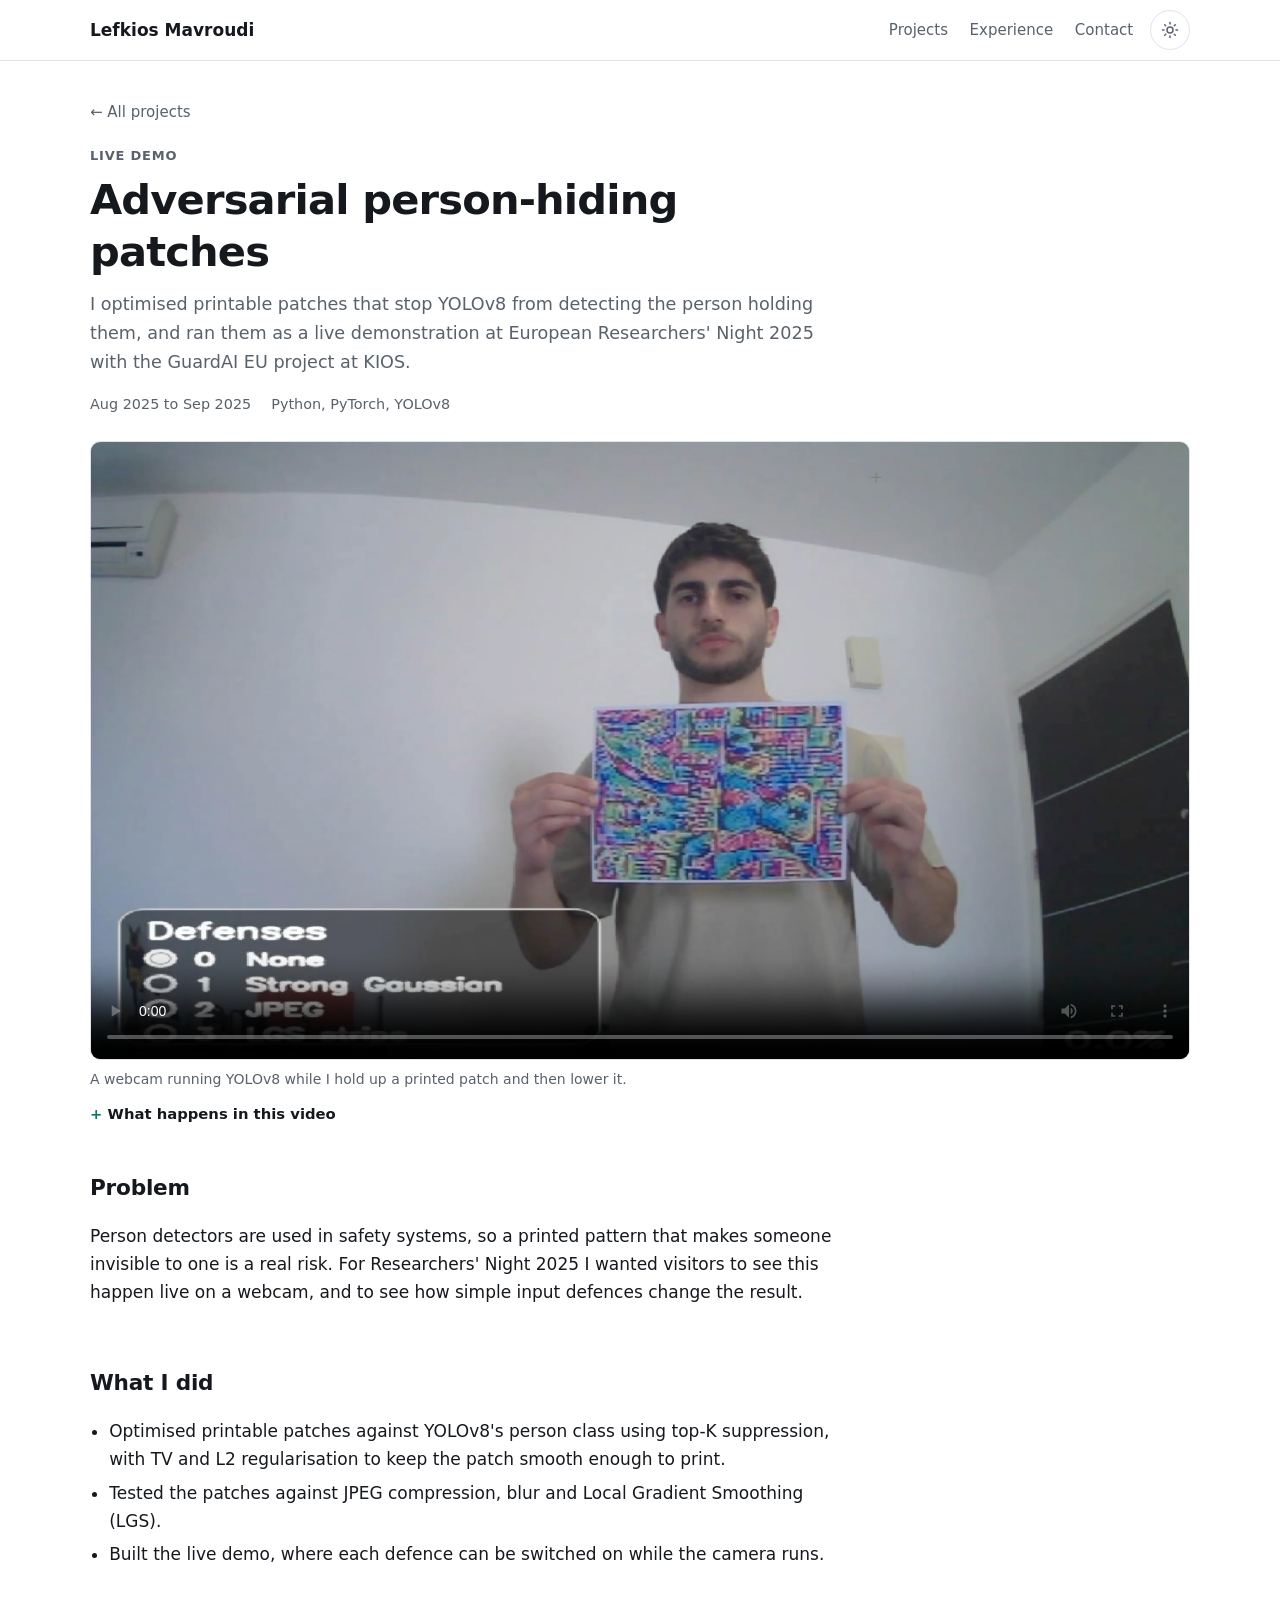
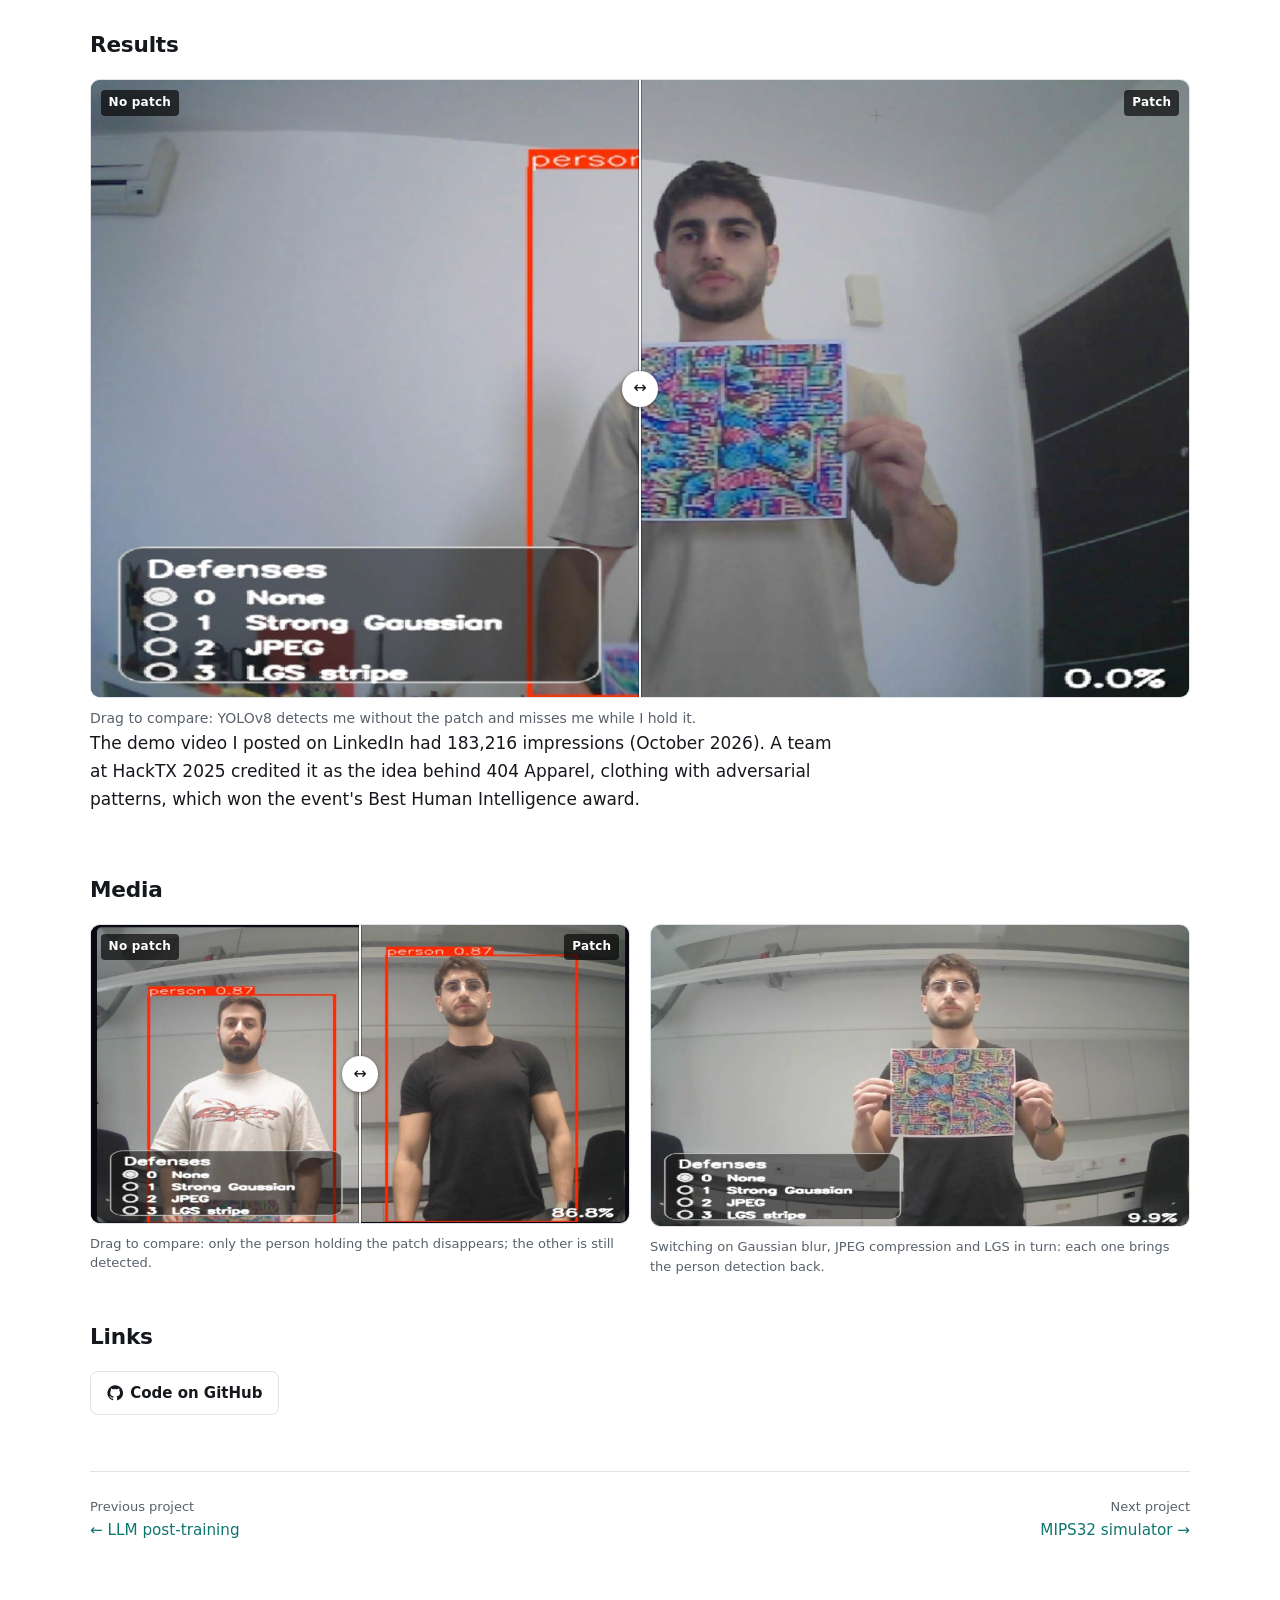
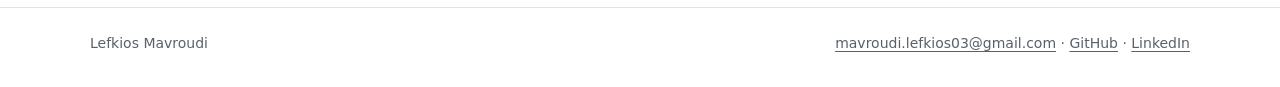
<file: projects/person-hiding-patches.html>
<!doctype html>
<html lang="en">
<head>
  <meta charset="utf-8">
  <meta name="viewport" content="width=device-width, initial-scale=1">
  <title>Adversarial person-hiding patches | Lefkios Mavroudi</title>
  <meta name="description" content="Printable patches that hide a person from YOLOv8, built for a live Researchers' Night 2025 demo with switchable defences.">
  <link rel="canonical" href="https://lefkios.github.io/projects/person-hiding-patches.html">
  <meta property="og:type" content="article">
  <meta property="og:site_name" content="Lefkios Mavroudi">
  <meta property="og:title" content="Adversarial person-hiding patches">
  <meta property="og:description" content="Printable patches that hide a person from YOLOv8, built for a live Researchers' Night 2025 demo.">
  <meta property="og:url" content="https://lefkios.github.io/projects/person-hiding-patches.html">
  <meta property="og:image" content="https://lefkios.github.io/assets/og.png">
  <meta name="twitter:card" content="summary_large_image">
  <meta name="twitter:title" content="Adversarial person-hiding patches">
  <meta name="twitter:description" content="Printable patches that hide a person from YOLOv8, built for a live Researchers' Night 2025 demo.">
  <meta name="twitter:image" content="https://lefkios.github.io/assets/og.png">
  <link rel="icon" href="../favicon.svg" type="image/svg+xml">
  <script>try{var t=localStorage.getItem("theme");if(t==="light"||t==="dark")document.documentElement.setAttribute("data-theme",t)}catch(e){}</script>
  <link rel="stylesheet" href="../assets/css/site.css">
  <link rel="stylesheet" href="../assets/css/media.css">
  <script src="../assets/js/site.js" defer></script>
  <script src="../assets/js/media.js" defer></script>
</head>
<body>
  <a class="skip-link" href="#main">Skip to content</a>

  <header class="site-header">
    <div class="wrap">
      <a class="site-name" href="../index.html">Lefkios Mavroudi</a>
      <nav class="site-nav" aria-label="Main">
        <a href="../index.html#projects">Projects</a>
        <a class="hide-sm" href="../index.html#experience">Experience</a>
        <a href="../index.html#contact">Contact</a>
        <button class="theme-toggle" type="button" aria-label="Switch theme">
          <svg class="icon-moon" viewBox="0 0 24 24" fill="none" stroke="currentColor" stroke-width="2" stroke-linecap="round" stroke-linejoin="round" aria-hidden="true"><path d="M21 12.8A9 9 0 1 1 11.2 3a7 7 0 0 0 9.8 9.8z"/></svg>
          <svg class="icon-sun" viewBox="0 0 24 24" fill="none" stroke="currentColor" stroke-width="2" stroke-linecap="round" stroke-linejoin="round" aria-hidden="true"><circle cx="12" cy="12" r="4"/><path d="M12 2v2M12 20v2M4.9 4.9l1.4 1.4M17.7 17.7l1.4 1.4M2 12h2M20 12h2M4.9 19.1l1.4-1.4M17.7 6.3l1.4-1.4"/></svg>
        </button>
      </nav>
    </div>
  </header>

  <main id="main">
    <div class="wrap">
      <div class="project-head prose">
        <a class="back-link" href="../index.html#projects">&larr; All projects</a>
        <span class="eyebrow">Live demo</span>
        <h1>Adversarial person-hiding patches</h1>
        <p class="summary">I optimised printable patches that stop YOLOv8 from detecting the person holding them, and ran them as a live demonstration at European Researchers' Night 2025 with the GuardAI EU project at KIOS.</p>
        <ul class="meta">
          <li>Aug 2025 to Sep 2025</li>
          <li>Python, PyTorch, YOLOv8</li>
        </ul>
      </div>

      <!-- Main demo video -->
      <figure class="media media--video" style="--ar: 16/9">
        <div class="media__frame">
          <video controls preload="metadata" playsinline poster="../assets/posters/person-hiding-patches/live-demo.jpg">
            <source src="../assets/video/person-hiding-patches/live-demo.mp4" type="video/mp4">
            Your browser cannot play this video. <a href="../assets/video/person-hiding-patches/live-demo.mp4">Download the MP4</a>.
          </video>
        </div>
        <figcaption>A webcam running YOLOv8 while I hold up a printed patch and then lower it.</figcaption>
      </figure>
      <details class="transcript prose">
        <summary>What happens in this video</summary>
        <ol>
          <li>I stand in front of the camera without the patch and YOLOv8 draws a person box around me.</li>
          <li>I hold the printed patch in front of my chest and the person box disappears.</li>
          <li>When I lower the patch, the detection comes back. Raising it again hides me again.</li>
          <li>At the end I hold up a blank sheet of paper instead, and YOLOv8 still detects me.</li>
        </ol>
      </details>

      <div class="prose">
        <section class="section" aria-labelledby="problem">
          <h2 id="problem">Problem</h2>
          <p>Person detectors are used in safety systems, so a printed pattern that makes someone invisible to one is a real risk. For Researchers' Night 2025 I wanted visitors to see this happen live on a webcam, and to see how simple input defences change the result.</p>
        </section>

        <section class="section" aria-labelledby="approach">
          <h2 id="approach">What I did</h2>
          <ul>
            <li>Optimised printable patches against YOLOv8's person class using top-K suppression, with TV and L2 regularisation to keep the patch smooth enough to print.</li>
            <li>Tested the patches against JPEG compression, blur and Local Gradient Smoothing (LGS).</li>
            <li>Built the live demo, where each defence can be switched on while the camera runs.</li>
          </ul>
        </section>
      </div>

      <section class="section" aria-labelledby="results">
        <h2 id="results">Results</h2>
        <!-- Before/after slider -->
        <figure class="media media--compare">
          <div class="compare" style="--ar: 16/9">
            <img src="../assets/img/person-hiding-patches/with-patch.jpg" width="1280" height="720" loading="lazy" decoding="async"
                 alt="Webcam frame of me holding the printed patch, with no person box drawn.">
            <img class="compare__before" src="../assets/img/person-hiding-patches/no-patch.jpg" width="1280" height="720" loading="lazy" decoding="async"
                 alt="Webcam frame of me without the patch, with a red person box drawn around me.">
            <span class="compare__handle" aria-hidden="true"></span>
            <span class="compare__label compare__label--before" aria-hidden="true">No patch</span>
            <span class="compare__label compare__label--after" aria-hidden="true">Patch</span>
            <input type="range" min="0" max="100" value="50" aria-label="Slide to compare detection without and with the patch">
          </div>
          <figcaption>Drag to compare: YOLOv8 detects me without the patch and misses me while I hold it.</figcaption>
        </figure>
        <p class="prose">The demo video I posted on LinkedIn had 183,216 impressions (October 2026). A team at HackTX 2025 credited it as the idea behind 404 Apparel, clothing with adversarial patterns, which won the event's Best Human Intelligence award.</p>
      </section>

      <section class="section" aria-labelledby="gallery">
        <h2 id="gallery">Media</h2>
        <ul class="gallery gallery--2" data-gallery>
          <li>
            <figure class="media media--compare">
              <div class="compare" style="--ar: 1600/890">
                <img src="../assets/img/person-hiding-patches/two-people-patch.jpg" width="1600" height="890" loading="lazy" decoding="async"
                     alt="Two people in front of the camera. The one holding the printed patch has no box; the other is detected as a person.">
                <img class="compare__before" src="../assets/img/person-hiding-patches/two-people-no-patch.jpg" width="1600" height="890" loading="lazy" decoding="async"
                     alt="Two people in front of the camera, both with red person boxes.">
                <span class="compare__handle" aria-hidden="true"></span>
                <span class="compare__label compare__label--before" aria-hidden="true">No patch</span>
                <span class="compare__label compare__label--after" aria-hidden="true">Patch</span>
                <input type="range" min="0" max="100" value="50" aria-label="Slide to compare two people without and with the patch">
              </div>
              <figcaption>Drag to compare: only the person holding the patch disappears; the other is still detected.</figcaption>
            </figure>
          </li>
          <li>
            <figure class="media media--video" style="--ar: 16/9">
              <div class="media__frame">
                <video data-autoplay muted loop playsinline preload="none" poster="../assets/posters/person-hiding-patches/defences-loop.jpg">
                  <source src="../assets/video/person-hiding-patches/defences-loop.mp4" type="video/mp4">
                </video>
              </div>
              <figcaption>Switching on Gaussian blur, JPEG compression and LGS in turn: each one brings the person detection back.</figcaption>
            </figure>
          </li>
          <!-- To add photos from the Researchers' Night 2025 stand later, put them in assets/img/person-hiding-patches/
               and paste the image figure snippet from MEDIA.md here, inside an <li>. Ask visitors' consent before using their faces. -->
        </ul>
      </section>

      <section class="section prose" aria-labelledby="links">
        <h2 id="links">Links</h2>
        <ul class="link-row">
          <li><a class="btn" href="https://github.com/Lefkios/person-suppression-patch">
            <svg viewBox="0 0 24 24" fill="currentColor" aria-hidden="true"><path d="M12 .5a11.5 11.5 0 0 0-3.6 22.4c.6.1.8-.3.8-.6v-2c-3.2.7-3.9-1.5-3.9-1.5-.5-1.3-1.3-1.7-1.3-1.7-1-.7.1-.7.1-.7 1.2.1 1.8 1.2 1.8 1.2 1 1.8 2.8 1.3 3.5 1 .1-.8.4-1.3.7-1.6-2.6-.3-5.3-1.3-5.3-5.7 0-1.3.5-2.3 1.2-3.1-.1-.3-.5-1.5.1-3.1 0 0 1-.3 3.2 1.2a11 11 0 0 1 5.8 0c2.2-1.5 3.2-1.2 3.2-1.2.6 1.6.2 2.8.1 3.1.8.8 1.2 1.9 1.2 3.1 0 4.4-2.7 5.4-5.3 5.7.4.4.8 1.1.8 2.2v3.2c0 .3.2.7.8.6A11.5 11.5 0 0 0 12 .5z"/></svg>
            Code on GitHub</a></li>
        </ul>
      </section>

      <nav class="pager" aria-label="Project navigation">
        <a href="llm-process-rewards.html"><span>Previous project</span>&larr; LLM post-training</a>
        <a class="next" href="mips32.html"><span>Next project</span>MIPS32 simulator &rarr;</a>
      </nav>
    </div>
  </main>

  <footer class="site-footer">
    <div class="wrap">
      <span>Lefkios Mavroudi</span>
      <span><a href="mailto:mavroudi.lefkios03@gmail.com">mavroudi.lefkios03@gmail.com</a> &middot; <a href="https://github.com/Lefkios">GitHub</a> &middot; <a href="https://www.linkedin.com/in/lefkios-mavroudi">LinkedIn</a></span>
    </div>
  </footer>
</body>
</html>
</file>
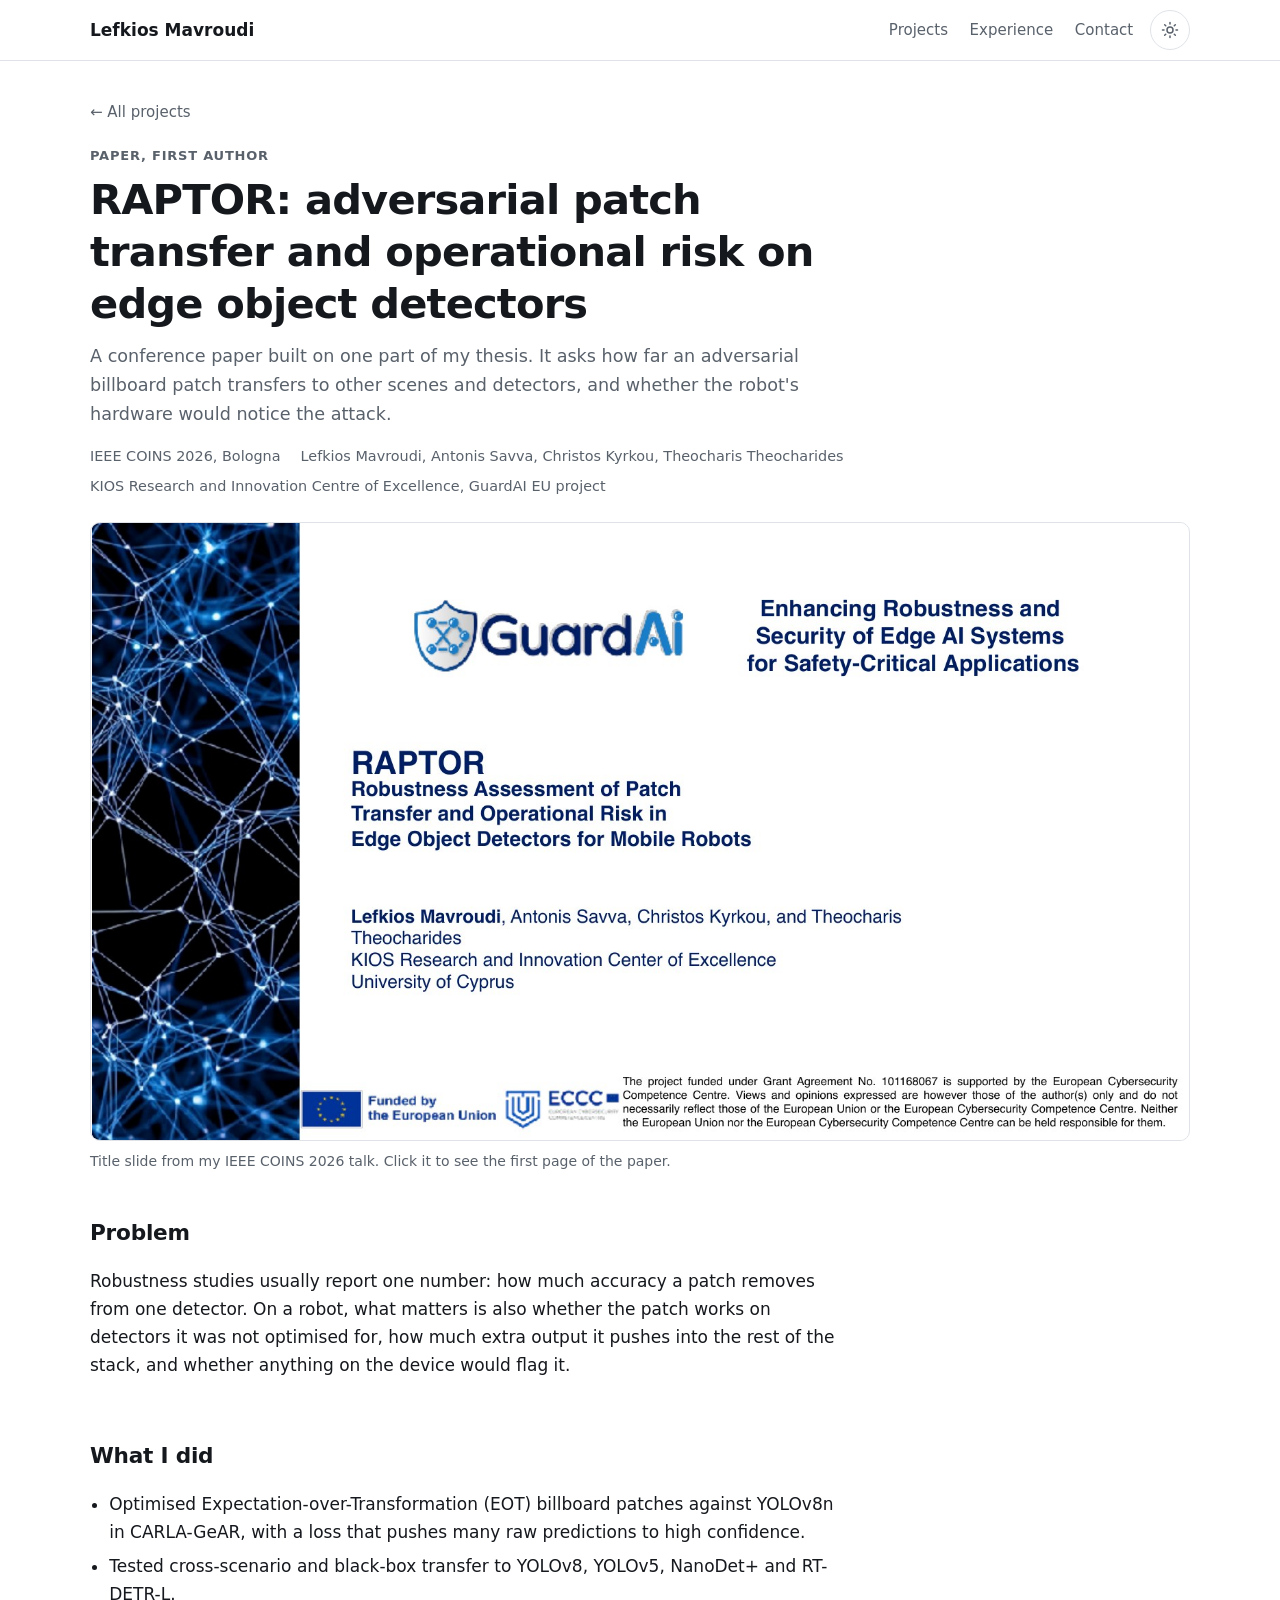
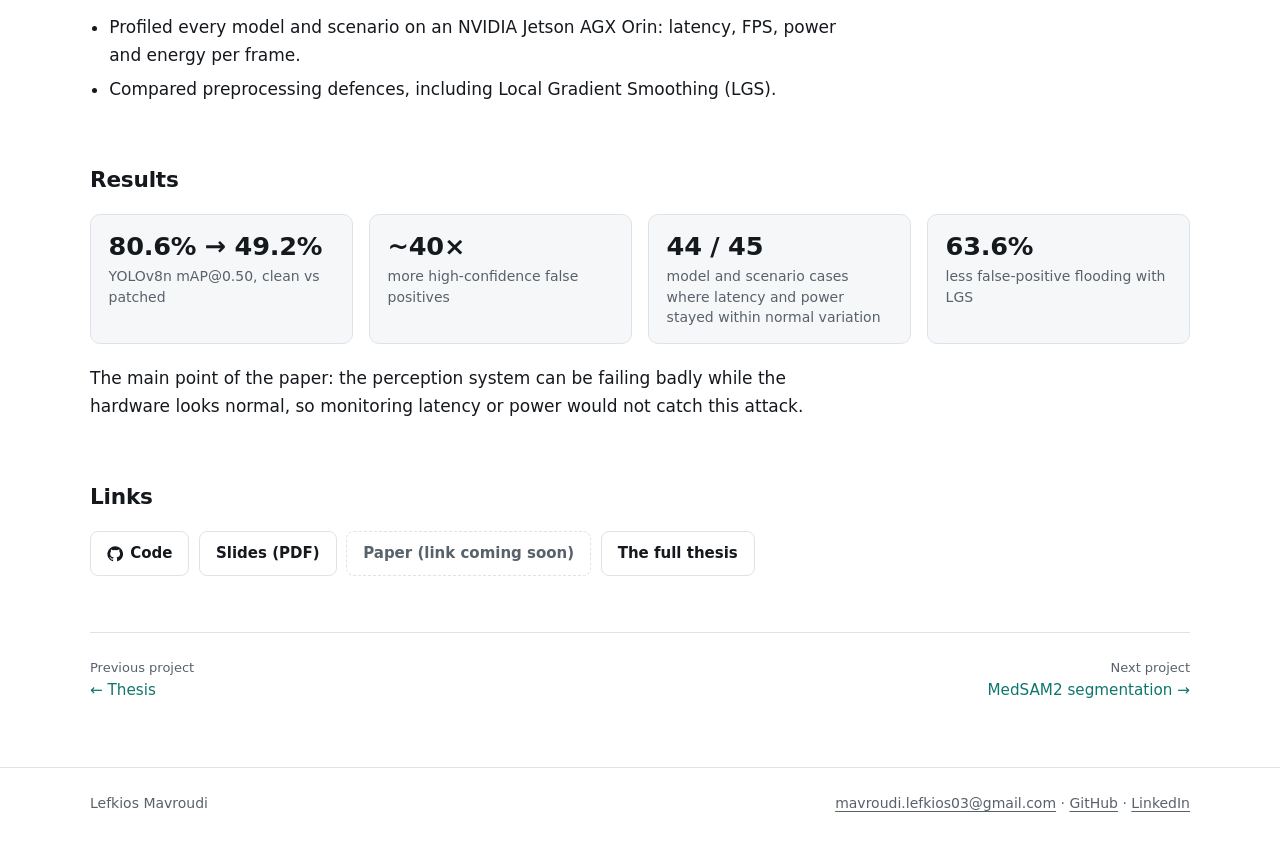
<file: projects/raptor.html>
<!doctype html>
<html lang="en">
<head>
  <meta charset="utf-8">
  <meta name="viewport" content="width=device-width, initial-scale=1">
  <title>RAPTOR: adversarial patch transfer on edge detectors | Lefkios Mavroudi</title>
  <meta name="description" content="RAPTOR, IEEE COINS 2026 (first author): adversarial patch transfer across detectors, invisible to Jetson AGX Orin hardware telemetry.">
  <link rel="canonical" href="https://lefkios.github.io/projects/raptor.html">
  <meta property="og:type" content="article">
  <meta property="og:site_name" content="Lefkios Mavroudi">
  <meta property="og:title" content="RAPTOR: adversarial patch transfer on edge object detectors">
  <meta property="og:description" content="RAPTOR, IEEE COINS 2026 (first author): adversarial patch transfer across detectors, invisible to Jetson AGX Orin hardware telemetry.">
  <meta property="og:url" content="https://lefkios.github.io/projects/raptor.html">
  <meta property="og:image" content="https://lefkios.github.io/assets/og.png">
  <meta name="twitter:card" content="summary_large_image">
  <meta name="twitter:title" content="RAPTOR: adversarial patch transfer on edge object detectors">
  <meta name="twitter:description" content="RAPTOR, IEEE COINS 2026 (first author): adversarial patch transfer across detectors, invisible to Jetson AGX Orin hardware telemetry.">
  <meta name="twitter:image" content="https://lefkios.github.io/assets/og.png">
  <link rel="icon" href="../favicon.svg" type="image/svg+xml">
  <script>try{var t=localStorage.getItem("theme");if(t==="light"||t==="dark")document.documentElement.setAttribute("data-theme",t)}catch(e){}</script>
  <link rel="stylesheet" href="../assets/css/site.css">
  <link rel="stylesheet" href="../assets/css/media.css">
  <script src="../assets/js/site.js" defer></script>
  <script src="../assets/js/media.js" defer></script>
</head>
<body>
  <a class="skip-link" href="#main">Skip to content</a>

  <header class="site-header">
    <div class="wrap">
      <a class="site-name" href="../index.html">Lefkios Mavroudi</a>
      <nav class="site-nav" aria-label="Main">
        <a href="../index.html#projects">Projects</a>
        <a class="hide-sm" href="../index.html#experience">Experience</a>
        <a href="../index.html#contact">Contact</a>
        <button class="theme-toggle" type="button" aria-label="Switch theme">
          <svg class="icon-moon" viewBox="0 0 24 24" fill="none" stroke="currentColor" stroke-width="2" stroke-linecap="round" stroke-linejoin="round" aria-hidden="true"><path d="M21 12.8A9 9 0 1 1 11.2 3a7 7 0 0 0 9.8 9.8z"/></svg>
          <svg class="icon-sun" viewBox="0 0 24 24" fill="none" stroke="currentColor" stroke-width="2" stroke-linecap="round" stroke-linejoin="round" aria-hidden="true"><circle cx="12" cy="12" r="4"/><path d="M12 2v2M12 20v2M4.9 4.9l1.4 1.4M17.7 17.7l1.4 1.4M2 12h2M20 12h2M4.9 19.1l1.4-1.4M17.7 6.3l1.4-1.4"/></svg>
        </button>
      </nav>
    </div>
  </header>

  <main id="main">
    <div class="wrap">
      <div class="project-head prose">
        <a class="back-link" href="../index.html#projects">&larr; All projects</a>
        <span class="eyebrow">Paper, first author</span>
        <h1>RAPTOR: adversarial patch transfer and operational risk on edge object detectors</h1>
        <p class="summary">A conference paper built on one part of my thesis. It asks how far an adversarial billboard patch transfers to other scenes and detectors, and whether the robot's hardware would notice the attack.</p>
        <ul class="meta">
          <li>IEEE COINS 2026, Bologna</li>
          <li>Lefkios Mavroudi, Antonis Savva, Christos Kyrkou, Theocharis Theocharides</li>
          <li>KIOS Research and Innovation Centre of Excellence, GuardAI EU project</li>
        </ul>
      </div>

      <!-- Main media: the title slide of the talk. Clicking it opens the first page of the paper. -->
      <figure class="media media--image media--contain" style="--ar: 16/9">
        <a class="media__frame media__zoom" href="../assets/img/raptor/paper-page1.jpg" data-lightbox>
          <img src="../assets/img/raptor/title-slide.jpg" width="1600" height="900" decoding="async"
               alt="Title slide of the RAPTOR talk at IEEE COINS 2026, with the GuardAI logo and the four authors.">
        </a>
        <figcaption>Title slide from my IEEE COINS 2026 talk. Click it to see the first page of the paper.</figcaption>
      </figure>

      <div class="prose">
        <section class="section" aria-labelledby="problem">
          <h2 id="problem">Problem</h2>
          <p>Robustness studies usually report one number: how much accuracy a patch removes from one detector. On a robot, what matters is also whether the patch works on detectors it was not optimised for, how much extra output it pushes into the rest of the stack, and whether anything on the device would flag it.</p>
        </section>

        <section class="section" aria-labelledby="approach">
          <h2 id="approach">What I did</h2>
          <ul>
            <li>Optimised Expectation-over-Transformation (EOT) billboard patches against YOLOv8n in CARLA-GeAR, with a loss that pushes many raw predictions to high confidence.</li>
            <li>Tested cross-scenario and black-box transfer to YOLOv8, YOLOv5, NanoDet+ and RT-DETR-L.</li>
            <li>Profiled every model and scenario on an NVIDIA Jetson AGX Orin: latency, FPS, power and energy per frame.</li>
            <li>Compared preprocessing defences, including Local Gradient Smoothing (LGS).</li>
          </ul>
        </section>
      </div>

      <section class="section" aria-labelledby="results">
        <h2 id="results">Results</h2>
        <ul class="stats">
          <li class="stat"><span class="stat__value">80.6% &rarr; 49.2%</span><span class="stat__label">YOLOv8n mAP@0.50, clean vs patched</span></li>
          <li class="stat"><span class="stat__value">~40&times;</span><span class="stat__label">more high-confidence false positives</span></li>
          <li class="stat"><span class="stat__value">44 / 45</span><span class="stat__label">model and scenario cases where latency and power stayed within normal variation</span></li>
          <li class="stat"><span class="stat__value">63.6%</span><span class="stat__label">less false-positive flooding with LGS</span></li>
        </ul>
        <p class="prose">The main point of the paper: the perception system can be failing badly while the hardware looks normal, so monitoring latency or power would not catch this attack.</p>
      </section>

      <section class="section prose" aria-labelledby="links">
        <h2 id="links">Links</h2>
        <ul class="link-row">
          <li><a class="btn" href="https://github.com/Lefkios/adversarial-robustness-edge-detectors">
            <svg viewBox="0 0 24 24" fill="currentColor" aria-hidden="true"><path d="M12 .5a11.5 11.5 0 0 0-3.6 22.4c.6.1.8-.3.8-.6v-2c-3.2.7-3.9-1.5-3.9-1.5-.5-1.3-1.3-1.7-1.3-1.7-1-.7.1-.7.1-.7 1.2.1 1.8 1.2 1.8 1.2 1 1.8 2.8 1.3 3.5 1 .1-.8.4-1.3.7-1.6-2.6-.3-5.3-1.3-5.3-5.7 0-1.3.5-2.3 1.2-3.1-.1-.3-.5-1.5.1-3.1 0 0 1-.3 3.2 1.2a11 11 0 0 1 5.8 0c2.2-1.5 3.2-1.2 3.2-1.2.6 1.6.2 2.8.1 3.1.8.8 1.2 1.9 1.2 3.1 0 4.4-2.7 5.4-5.3 5.7.4.4.8 1.1.8 2.2v3.2c0 .3.2.7.8.6A11.5 11.5 0 0 0 12 .5z"/></svg>
            Code</a></li>
          <li><a class="btn" href="../assets/docs/raptor-coins2026-slides.pdf">Slides (PDF)</a></li>
          <!-- TODO(paper): add the RAPTOR paper link (IEEE Xplore or DOI) once it is public, then remove this comment. -->
          <li><span class="btn btn--disabled">Paper (link coming soon)</span></li>
          <li><a class="btn" href="adversarial-patches.html">The full thesis</a></li>
        </ul>
      </section>

      <nav class="pager" aria-label="Project navigation">
        <a href="adversarial-patches.html"><span>Previous project</span>&larr; Thesis</a>
        <a class="next" href="medsam2-rv.html"><span>Next project</span>MedSAM2 segmentation &rarr;</a>
      </nav>
    </div>
  </main>

  <footer class="site-footer">
    <div class="wrap">
      <span>Lefkios Mavroudi</span>
      <span><a href="mailto:mavroudi.lefkios03@gmail.com">mavroudi.lefkios03@gmail.com</a> &middot; <a href="https://github.com/Lefkios">GitHub</a> &middot; <a href="https://www.linkedin.com/in/lefkios-mavroudi">LinkedIn</a></span>
    </div>
  </footer>
</body>
</html>
</file>
<file: assets/css/site.css>
/* ==========================================================================
   Site styles: tokens, base, layout, header, sections, cards.
   Media blocks are in media.css.
   ========================================================================== */

/* ---------- Tokens (dark is the default) ---------- */
:root {
  color-scheme: dark;
  --bg: #0e1013;
  --surface: #15181d;
  --media-bg: #1a1e24;
  --figure-bg: #ffffff;
  --border: #272c34;
  --text: #e7e9ec;
  --text-muted: #a2aab4;
  --accent: #4fd1c5;
  --accent-ink: #0e1013;
  --ph-stripe: rgba(255, 255, 255, 0.05);
  --chart-base: #6b7480;
  --chart-grid: #2a3038;
  --radius: 10px;
  --text-max: 760px;
  --media-max: 1100px;
  --gutter: 16px;
  --font: system-ui, -apple-system, "Segoe UI", Roboto, "Helvetica Neue", Arial, sans-serif;
  --mono: ui-monospace, SFMono-Regular, Menlo, Consolas, monospace;
}

@media (prefers-color-scheme: light) {
  :root:not([data-theme="dark"]) {
    color-scheme: light;
    --bg: #ffffff;
    --surface: #f6f7f9;
    --media-bg: #eef0f3;
    --border: #dfe3e8;
    --text: #15181d;
    --text-muted: #59616b;
    --accent: #0f766e;
    --accent-ink: #ffffff;
    --ph-stripe: rgba(0, 0, 0, 0.045);
    --chart-base: #a3abb5;
    --chart-grid: #e3e6ea;
  }
}
:root[data-theme="light"] {
  color-scheme: light;
  --bg: #ffffff;
  --surface: #f6f7f9;
  --media-bg: #eef0f3;
  --border: #dfe3e8;
  --text: #15181d;
  --text-muted: #59616b;
  --accent: #0f766e;
  --accent-ink: #ffffff;
  --ph-stripe: rgba(0, 0, 0, 0.045);
  --chart-base: #a3abb5;
  --chart-grid: #e3e6ea;
}

@media (min-width: 640px) {
  :root { --gutter: 24px; }
}

/* ---------- Base ---------- */
*, *::before, *::after { box-sizing: border-box; }

html {
  -webkit-text-size-adjust: 100%;
  text-size-adjust: 100%;
}

body {
  margin: 0;
  background: var(--bg);
  color: var(--text);
  font-family: var(--font);
  font-size: 1.0625rem;
  line-height: 1.65;
  -webkit-font-smoothing: antialiased;
}

img, video, svg { max-width: 100%; }

a { color: var(--accent); text-underline-offset: 0.18em; text-decoration-thickness: 1px; }
a:hover { text-decoration-thickness: 2px; }

:focus-visible {
  outline: 2px solid var(--accent);
  outline-offset: 3px;
  border-radius: 2px;
}

h1, h2, h3 { line-height: 1.25; margin: 0; font-weight: 650; letter-spacing: -0.01em; }
h1 { font-size: clamp(1.9rem, 5vw, 2.6rem); letter-spacing: -0.02em; }
h2 { font-size: 1.35rem; }
h3 { font-size: 1.05rem; }
p { margin: 0 0 1rem; }
ul { margin: 0 0 1rem; padding-left: 1.2rem; }
li + li { margin-top: 0.35rem; }
strong { font-weight: 650; }
code { font-family: var(--mono); font-size: 0.9em; }

.skip-link {
  position: absolute;
  left: 0.75rem;
  top: -100px;
  z-index: 100;
  padding: 0.6rem 1rem;
  background: var(--accent);
  color: var(--accent-ink);
  font-weight: 600;
  border-radius: 6px;
  text-decoration: none;
}
.skip-link:focus { top: 0.75rem; }

.visually-hidden {
  position: absolute !important;
  width: 1px; height: 1px;
  padding: 0; margin: -1px;
  overflow: hidden; clip: rect(0 0 0 0);
  white-space: nowrap; border: 0;
}

/* ---------- Layout ---------- */
.wrap {
  width: 100%;
  max-width: calc(var(--media-max) + 2 * var(--gutter));
  margin: 0 auto;
  padding: 0 var(--gutter);
}
.prose { max-width: var(--text-max); }

main { display: block; padding-bottom: 4rem; }

.section { padding: 3rem 0 0; }
.section > h2, .section__head { margin-bottom: 1.25rem; }
.section__head { display: flex; align-items: baseline; justify-content: space-between; gap: 1rem; }
.section__head h2 { margin: 0; }

.eyebrow {
  display: block;
  margin-bottom: 0.5rem;
  font-size: 0.8125rem;
  font-weight: 600;
  letter-spacing: 0.06em;
  text-transform: uppercase;
  color: var(--text-muted);
}

/* ---------- Header / footer ---------- */
.site-header {
  border-bottom: 1px solid var(--border);
}
.site-header .wrap {
  display: flex;
  align-items: center;
  justify-content: space-between;
  gap: 1rem;
  min-height: 60px;
}
.site-name {
  color: var(--text);
  font-weight: 650;
  text-decoration: none;
  white-space: nowrap;
}
.site-nav {
  display: flex;
  align-items: center;
  gap: 0.25rem;
}
.site-nav a {
  padding: 0.4rem 0.55rem;
  color: var(--text-muted);
  text-decoration: none;
  font-size: 0.9375rem;
  border-radius: 6px;
}
.site-nav a:hover { color: var(--text); }
.site-nav .hide-sm { display: none; }
@media (min-width: 560px) {
  .site-nav .hide-sm { display: inline-block; }
}

.theme-toggle {
  display: grid;
  place-items: center;
  width: 40px;
  height: 40px;
  margin-left: 0.25rem;
  padding: 0;
  border: 1px solid var(--border);
  border-radius: 999px;
  background: transparent;
  color: var(--text-muted);
  cursor: pointer;
}
.theme-toggle:hover { color: var(--text); }
.theme-toggle svg { width: 18px; height: 18px; }
.theme-toggle .icon-sun { display: none; }
:root[data-theme-current="light"] .theme-toggle .icon-sun { display: block; }
:root[data-theme-current="light"] .theme-toggle .icon-moon { display: none; }

.site-footer {
  border-top: 1px solid var(--border);
  padding: 1.5rem 0 2rem;
  color: var(--text-muted);
  font-size: 0.875rem;
}
.site-footer .wrap { display: flex; flex-wrap: wrap; justify-content: space-between; gap: 0.5rem 1.5rem; }
.site-footer a { color: var(--text-muted); }

/* ---------- Buttons and links ---------- */
.btn {
  display: inline-flex;
  align-items: center;
  gap: 0.45rem;
  min-height: 44px;
  padding: 0.55rem 1rem;
  border: 1px solid var(--border);
  border-radius: 8px;
  color: var(--text);
  background: transparent;
  font-size: 0.9375rem;
  font-weight: 550;
  text-decoration: none;
}
.btn:hover { border-color: var(--text-muted); }
.btn--primary { background: var(--accent); border-color: var(--accent); color: var(--accent-ink); }
.btn--primary:hover { filter: brightness(1.08); border-color: var(--accent); }
.btn svg { width: 16px; height: 16px; flex: none; }

.link-row { display: flex; flex-wrap: wrap; gap: 0.6rem; margin: 0; padding: 0; list-style: none; }
.link-row li + li { margin-top: 0; }

/* ---------- Home: intro ---------- */
.intro { padding: 3.5rem 0 0.5rem; }
.intro h1 { margin-bottom: 0.6rem; }
.intro .lede {
  margin-bottom: 1.25rem;
  font-size: 1.2rem;
  color: var(--text);
}
.intro p { color: var(--text-muted); }
.intro .link-row { margin-top: 1.5rem; }
@media (min-width: 640px) {
  .intro { padding-top: 5rem; }
}

/* ---------- Home: project cards ---------- */
.cards {
  display: grid;
  grid-template-columns: 1fr;
  gap: 2rem 1.5rem;
  margin: 0;
  padding: 0;
  list-style: none;
}
.cards > li + li { margin-top: 0; }
@media (min-width: 720px) {
  .cards { grid-template-columns: 1fr 1fr; }
}
.card {
  position: relative;
  display: flex;
  flex-direction: column;
  height: 100%;
}
.card .media__frame { margin-bottom: 0.9rem; }
.card h3 { margin-bottom: 0.3rem; }
.card h3 a { color: var(--text); text-decoration: none; }
/* Stretch the title link over the whole card for a large click target. */
.card h3 a::after { content: ""; position: absolute; inset: 0; border-radius: var(--radius); }
.card h3 a:focus-visible { outline: none; }
.card:has(h3 a:focus-visible) { outline: 2px solid var(--accent); outline-offset: 6px; border-radius: var(--radius); }
.card:hover h3 a { text-decoration: underline; text-decoration-thickness: 1px; }
.card__result { margin-bottom: 0.6rem; color: var(--text-muted); font-size: 0.975rem; }

.tags { display: flex; flex-wrap: wrap; gap: 0.35rem; margin: auto 0 0; padding: 0; list-style: none; }
.tags li + li { margin-top: 0; }
.tags li {
  padding: 0.1rem 0.5rem;
  border: 1px solid var(--border);
  border-radius: 999px;
  font-size: 0.75rem;
  color: var(--text-muted);
}

/* ---------- Home: experience / education ---------- */
.timeline { margin: 0; padding: 0; list-style: none; }
.timeline li {
  display: grid;
  grid-template-columns: 1fr;
  gap: 0.1rem;
  padding: 0.9rem 0;
  border-top: 1px solid var(--border);
}
.timeline li + li { margin-top: 0; }
.timeline li:last-child { border-bottom: 1px solid var(--border); }
.timeline .when { color: var(--text-muted); font-size: 0.875rem; font-variant-numeric: tabular-nums; }
.timeline .what { font-weight: 600; }
.timeline .role { color: var(--text-muted); font-weight: 400; }
.timeline .desc { color: var(--text-muted); font-size: 0.95rem; margin: 0.15rem 0 0; }
@media (min-width: 640px) {
  .timeline li { grid-template-columns: 9.5rem 1fr; column-gap: 1.25rem; }
  .timeline .when { padding-top: 0.15rem; }
}

/* ---------- Project page ---------- */
.project-head { padding: 2.25rem 0 1.5rem; }
.back-link { display: inline-block; margin-bottom: 1.25rem; font-size: 0.9375rem; color: var(--text-muted); text-decoration: none; }
.back-link:hover { color: var(--text); }
.project-head h1 { margin-bottom: 0.75rem; }
.project-head .summary { color: var(--text-muted); font-size: 1.1rem; margin-bottom: 1rem; }
.meta { display: flex; flex-wrap: wrap; gap: 0.35rem 1.25rem; margin: 0; padding: 0; list-style: none; color: var(--text-muted); font-size: 0.9rem; }
.meta li + li { margin-top: 0; }

.stats {
  display: grid;
  grid-template-columns: repeat(auto-fit, minmax(min(100%, 200px), 1fr));
  gap: 1rem;
  margin: 0 0 1.25rem;
  padding: 0;
  list-style: none;
}
.stats li + li { margin-top: 0; }
.stat {
  padding: 1rem 1.1rem;
  border: 1px solid var(--border);
  border-radius: var(--radius);
  background: var(--surface);
}
.stat__value {
  display: block;
  font-size: 1.6rem;
  font-weight: 650;
  line-height: 1.2;
  font-variant-numeric: tabular-nums;
  letter-spacing: -0.01em;
}
.stat__label { display: block; margin-top: 0.3rem; font-size: 0.875rem; color: var(--text-muted); line-height: 1.45; }

.note {
  padding: 0.85rem 1rem;
  border-left: 3px solid var(--accent);
  background: var(--surface);
  border-radius: 0 var(--radius) var(--radius) 0;
  font-size: 0.95rem;
}
.note p:last-child { margin-bottom: 0; }

.stack > * + * { margin-top: 1.75rem; }

.pager {
  display: flex;
  flex-wrap: wrap;
  justify-content: space-between;
  gap: 1rem;
  margin-top: 3.5rem;
  padding-top: 1.5rem;
  border-top: 1px solid var(--border);
  font-size: 0.95rem;
}
.pager a { text-decoration: none; }
.pager span { display: block; color: var(--text-muted); font-size: 0.8125rem; }
.pager .next { margin-left: auto; text-align: right; }

/* ---------- 404 ---------- */
.not-found { padding: 6rem 0 2rem; }
.not-found h1 { margin-bottom: 0.75rem; }

@media (prefers-reduced-motion: reduce) {
  *, *::before, *::after { scroll-behavior: auto !important; transition-duration: 0.01ms !important; animation-duration: 0.01ms !important; }
}

.btn--disabled { color: var(--text-muted); border-style: dashed; cursor: default; }
.btn--disabled:hover { border-color: var(--border); }

/* Transcript-style description under a video */
.transcript {
  margin-top: 0.75rem;
  font-size: 0.925rem;
  color: var(--text-muted);
}
.transcript summary {
  display: inline-block;
  cursor: pointer;
  color: var(--text);
  font-weight: 550;
  list-style: none;
}
.transcript summary::-webkit-details-marker { display: none; }
.transcript summary::before { content: "+ "; color: var(--accent); }
.transcript[open] summary::before { content: "\2212 "; }
.transcript ol { margin: 0.6rem 0 0; padding-left: 1.2rem; }

/* Featured card spans both columns and sits media-left on wide screens. */
@media (min-width: 720px) {
  .cards > .card--wide { grid-column: 1 / -1; }
  .card--wide .card { display: grid; grid-template-columns: 1.35fr 1fr; column-gap: 1.75rem; align-content: start; }
  .card--wide .card .media__frame { grid-row: 1 / span 3; margin-bottom: 0; }
  .card--wide .card h3 { align-self: end; font-size: 1.2rem; }
  .card--wide .card .tags { margin-top: 0; align-self: start; }
}

.stack > h3 { margin-top: 2.5rem; margin-bottom: -0.5rem; }
</file>
<file: assets/css/media.css>
/* ==========================================================================
   Media system
   Blocks: video, YouTube facade, image figure + lightbox, gallery,
   before/after compare, placeholder, card thumbnails.
   Copy-paste snippets for every block live in MEDIA.md.
   Aspect ratio is set per block with style="--ar: 16/9" so space is reserved
   before anything loads.
   ========================================================================== */

.media {
  margin: 0;
  width: 100%;
}

/* Frame: reserves the aspect ratio, clips content, provides the backdrop. */
.media__frame {
  position: relative;
  display: block;
  width: 100%;
  aspect-ratio: var(--ar, 16 / 9);
  overflow: hidden;
  border-radius: var(--radius);
  background: var(--media-bg);
  border: 1px solid var(--border);
}

.media__frame > video,
.media__frame > img,
.media__frame > iframe {
  position: absolute;
  inset: 0;
  width: 100%;
  height: 100%;
  border: 0;
  object-fit: var(--fit, cover);
}

/* Charts, diagrams and screenshots should not be cropped. */
.media--contain { --fit: contain; }
.media--contain .media__frame { background: var(--figure-bg); }

.media figcaption,
.media__caption {
  margin-top: 0.6rem;
  font-size: 0.875rem;
  line-height: 1.5;
  color: var(--text-muted);
}

/* ---------- Video ---------- */
.media--video video { background: #000; }

/* ---------- YouTube facade ---------- */
.yt {
  position: absolute;
  inset: 0;
  width: 100%;
  height: 100%;
  padding: 0;
  border: 0;
  cursor: pointer;
  background: #000;
  color: #fff;
}
.yt img {
  position: absolute;
  inset: 0;
  width: 100%;
  height: 100%;
  object-fit: cover;
  opacity: 0.85;
  transition: opacity 0.2s;
}
.yt:hover img, .yt:focus-visible img { opacity: 1; }
.yt__play {
  position: absolute;
  left: 50%;
  top: 50%;
  width: 68px;
  height: 48px;
  transform: translate(-50%, -50%);
  border-radius: 12px;
  background: rgba(0, 0, 0, 0.72);
  transition: background 0.2s;
}
.yt__play::after {
  content: "";
  position: absolute;
  left: 50%;
  top: 50%;
  transform: translate(-35%, -50%);
  border-style: solid;
  border-width: 10px 0 10px 17px;
  border-color: transparent transparent transparent #fff;
}
.yt:hover .yt__play, .yt:focus-visible .yt__play { background: #c00; }
.yt__label {
  position: absolute;
  left: 0.75rem;
  bottom: 0.6rem;
  font-size: 0.8rem;
  text-shadow: 0 1px 2px rgba(0, 0, 0, 0.8);
}

/* ---------- Image figure (click to enlarge) ---------- */
.media__zoom { cursor: zoom-in; }
.media__zoom:focus-visible { outline: 2px solid var(--accent); outline-offset: 3px; }
.media__zoom img { transition: transform 0.3s; }
@media (hover: hover) {
  .media__zoom:hover img { transform: scale(1.015); }
}
.media--contain .media__zoom:hover img { transform: none; }

/* ---------- Lightbox (native <dialog>, built by media.js) ---------- */
.lightbox {
  max-width: none;
  max-height: none;
  width: 100vw;
  height: 100vh;
  height: 100dvh;
  margin: 0;
  padding: 0;
  border: 0;
  background: rgba(5, 6, 8, 0.94);
  color: #f1f3f5;
}
.lightbox::backdrop { background: transparent; }
.lightbox__inner {
  position: absolute;
  inset: 0;
  display: grid;
  grid-template-rows: 1fr auto;
  place-items: center;
  padding: 3.5rem 1rem 1rem;
}
.lightbox__img {
  max-width: 100%;
  max-height: 100%;
  object-fit: contain;
  border-radius: 4px;
  background: #fff;
}
.lightbox__img.is-photo { background: transparent; }
.lightbox__caption {
  max-width: 70ch;
  margin: 0.75rem auto 0;
  text-align: center;
  font-size: 0.9rem;
  color: #c4cad1;
}
.lightbox__btn {
  position: absolute;
  display: grid;
  place-items: center;
  width: 44px;
  height: 44px;
  border: 1px solid rgba(255, 255, 255, 0.25);
  border-radius: 999px;
  background: rgba(0, 0, 0, 0.5);
  color: #fff;
  font-size: 1.25rem;
  line-height: 1;
  cursor: pointer;
}
.lightbox__btn:hover { background: rgba(255, 255, 255, 0.15); }
.lightbox__btn:focus-visible { outline: 2px solid var(--accent); outline-offset: 2px; }
.lightbox__close { top: 0.75rem; right: 0.75rem; }
.lightbox__prev { left: 0.75rem; top: 50%; transform: translateY(-50%); }
.lightbox__next { right: 0.75rem; top: 50%; transform: translateY(-50%); }
.lightbox__btn[hidden] { display: none; }

/* ---------- Gallery ---------- */
.gallery {
  display: grid;
  grid-template-columns: repeat(auto-fill, minmax(min(100%, 280px), 1fr));
  gap: 1.5rem 1.25rem;
  margin: 0;
  padding: 0;
  list-style: none;
}
.gallery--2 { grid-template-columns: repeat(auto-fill, minmax(min(100%, 380px), 1fr)); }
.gallery .media figcaption { font-size: 0.8125rem; }

/* ---------- Before / after ---------- */
.compare {
  --pos: 50%;
  position: relative;
  display: block;
  width: 100%;
  aspect-ratio: var(--ar, 16 / 9);
  overflow: hidden;
  border-radius: var(--radius);
  border: 1px solid var(--border);
  background: var(--media-bg);
  user-select: none;
  -webkit-user-select: none;
  touch-action: pan-y;
}
.compare img {
  position: absolute;
  inset: 0;
  width: 100%;
  height: 100%;
  object-fit: var(--fit, cover);
  pointer-events: none;
}
/* The "before" image sits on top and is clipped to the left of the handle. */
.compare__before { clip-path: inset(0 calc(100% - var(--pos)) 0 0); }
.compare__handle {
  position: absolute;
  top: 0;
  bottom: 0;
  left: var(--pos);
  width: 2px;
  margin-left: -1px;
  background: #fff;
  box-shadow: 0 0 0 1px rgba(0, 0, 0, 0.35);
  pointer-events: none;
}
.compare__handle::after {
  content: "\2194";
  position: absolute;
  top: 50%;
  left: 50%;
  display: grid;
  place-items: center;
  width: 36px;
  height: 36px;
  transform: translate(-50%, -50%);
  border-radius: 999px;
  background: #fff;
  color: #111;
  font-size: 1rem;
  box-shadow: 0 1px 4px rgba(0, 0, 0, 0.4);
}
.compare input[type="range"] {
  position: absolute;
  inset: 0;
  width: 100%;
  height: 100%;
  margin: 0;
  opacity: 0;
  cursor: ew-resize;
}
.compare:has(input:focus-visible) { outline: 2px solid var(--accent); outline-offset: 3px; }
.compare__label {
  position: absolute;
  top: 0.6rem;
  padding: 0.2rem 0.5rem;
  border-radius: 4px;
  background: rgba(0, 0, 0, 0.66);
  color: #fff;
  font-size: 0.75rem;
  font-weight: 600;
  letter-spacing: 0.02em;
  pointer-events: none;
}
.compare__label--before { left: 0.6rem; }
.compare__label--after { right: 0.6rem; }

/* Side-by-side variant: two figures in a row, stacked on narrow screens. */
.compare-sbs {
  display: grid;
  grid-template-columns: 1fr;
  gap: 1rem;
}
@media (min-width: 640px) {
  .compare-sbs { grid-template-columns: 1fr 1fr; }
}

/* ---------- Placeholder ----------
   Any .media__frame with .is-placeholder. Looks intentional on screen;
   the HTML around it is marked with <!-- PLACEHOLDER --> comments. */
.is-placeholder {
  display: grid;
  place-items: center;
  background:
    repeating-linear-gradient(135deg, transparent 0 14px, var(--ph-stripe) 14px 15px),
    var(--media-bg);
  border-style: dashed;
}
.is-placeholder > .ph {
  display: grid;
  justify-items: center;
  gap: 0.35rem;
  padding: 1rem;
  text-align: center;
  color: var(--text-muted);
  font-size: 0.8125rem;
}
.ph__icon {
  width: 28px;
  height: 28px;
  opacity: 0.6;
}
.ph__title {
  color: var(--text);
  font-weight: 600;
  font-size: 0.875rem;
}

/* ---------- Chart frame (inline SVG charts) ---------- */
.chart {
  padding: 1rem 1rem 0.5rem;
  border: 1px solid var(--border);
  border-radius: var(--radius);
  background: var(--surface);
}
.chart svg { display: block; width: 100%; height: auto; }

/* ---------- Motion preferences ---------- */
@media (prefers-reduced-motion: reduce) {
  .media__zoom img, .yt img, .yt__play { transition: none; }
  .media__zoom:hover img { transform: none; }
}

/* ---------- Bar chart as an accessible table ----------
   Each bar is a <span class="bar" style="--v: 91">; --v is a 0-100 value. */
.barchart {
  width: 100%;
  border-collapse: collapse;
  font-size: 0.9rem;
  font-variant-numeric: tabular-nums;
}
.barchart th, .barchart td { padding: 0.3rem 0; text-align: left; vertical-align: middle; font-weight: 400; }
.barchart .barchart__group th {
  padding-top: 1rem;
  color: var(--text);
  font-weight: 600;
}
.barchart tbody:first-of-type .barchart__group th { padding-top: 0; }
.barchart th[scope="row"] { width: 38%; padding-right: 0.75rem; color: var(--text-muted); line-height: 1.3; }
.barchart td.barchart__track {
  width: 50%;
  background: linear-gradient(90deg, var(--chart-grid) 1px, transparent 1px) 0 0 / 25% 100%;
  border-right: 1px solid var(--chart-grid);
}
.barchart td.barchart__value { width: 12%; padding-left: 0.6rem; color: var(--text); white-space: nowrap; }
.bar {
  display: block;
  width: calc(var(--v) * 1%);
  min-width: 2px;
  height: 16px;
  border-radius: 0 4px 4px 0;
  background: var(--accent);
}
.bar--base { background: var(--chart-base); }
.barchart__axis { margin-top: 0.4rem; font-size: 0.75rem; color: var(--text-muted); text-align: right; }

/* Inline SVG chart used as a card thumbnail. */
.chart-thumb { background: var(--surface); }
.chart-thumb svg { position: absolute; inset: 0; width: 100%; height: 100%; }
.chart-thumb .ct-axis { stroke: var(--chart-grid); stroke-width: 2; }
.chart-thumb .ct-base { fill: var(--chart-base); }
.chart-thumb .ct-accent { fill: var(--accent); }
.chart-thumb .ct-val { fill: var(--text); font: 600 30px var(--font); text-anchor: middle; }
.chart-thumb .ct-lbl { fill: var(--text-muted); font: 500 24px var(--font); text-anchor: middle; }

/* ---------- Pipeline / log trace table ---------- */
.trace__scroll {
  overflow-x: auto;
  border: 1px solid var(--border);
  border-radius: var(--radius);
  background: var(--surface);
}
.trace__table {
  width: 100%;
  border-collapse: collapse;
  font-family: var(--mono);
  font-size: 0.78rem;
  white-space: nowrap;
}
.trace__table th, .trace__table td {
  padding: 0.45rem 0.75rem;
  text-align: left;
  border-bottom: 1px solid var(--border);
}
.trace__table tbody tr:last-child > * { border-bottom: 0; }
.trace__table thead th { color: var(--text-muted); font-family: var(--font); font-weight: 600; font-size: 0.75rem; }
.trace__table tbody th { color: var(--text-muted); font-weight: 400; }
.trace__table .is-bubble { color: var(--text-muted); font-style: italic; opacity: 0.7; }

/* Diagram used as a card thumbnail: never crop, white backing. */
.frame--diagram { --fit: contain; background: var(--figure-bg); }

/* Grid items must not inherit the list spacing from site.css (li + li). */
.gallery > li + li { margin-top: 0; }

/* Colour key under a figure (e.g. segmentation overlays). */
.legend {
  display: flex;
  flex-wrap: wrap;
  gap: 0.35rem 1.25rem;
  margin: 0.6rem 0 0;
  padding: 0;
  list-style: none;
}
.legend li + li { margin-top: 0; }
.legend li { display: inline-flex; align-items: center; gap: 0.45rem; }
.legend__swatch {
  width: 14px;
  height: 14px;
  flex: none;
  border-radius: 3px;
  background: var(--c);
}
.legend__swatch--box { background: transparent; border: 2px solid var(--c); border-radius: 2px; }

/* Portrait-ish or small source images: do not stretch past their real width. */
.media__frame--narrow { max-width: 760px; margin-inline: auto; }

/* ---------- Chart extras ---------- */
.chart__title { margin: 0 0 0.75rem; font-size: 0.9rem; font-weight: 600; color: var(--text); }
.chart > figcaption { margin-bottom: 0.5rem; }
.chart__legend { margin: 0 0 0.5rem; font-size: 0.85rem; color: var(--text-muted); }
.chart .trace__scroll { border: 0; background: transparent; }
.results-table td, .results-table th { text-align: right; }
.results-table th[scope="row"], .results-table thead th:first-child { text-align: left; }
.results-table strong { color: var(--text); }

/* Entity colours: same method, same colour on every chart. */
:root { --c-orm: #3987e5; --c-prmh: #d95926; --c-prma: #199e70; }
@media (prefers-color-scheme: light) { :root:not([data-theme="dark"]) { --c-orm: #2a78d6; --c-prmh: #eb6834; --c-prma: #1baf7a; } }
:root[data-theme="light"] { --c-orm: #2a78d6; --c-prmh: #eb6834; --c-prma: #1baf7a; }
.bar--orm { background: var(--c-orm); }
.bar--prmh { background: var(--c-prmh); }
.bar--prma { background: var(--c-prma); }

.chart-thumb .ct-orm { fill: var(--c-orm); }
.chart-thumb .ct-prmh { fill: var(--c-prmh); }
.chart-thumb .ct-prma { fill: var(--c-prma); }

/* ---------- Pipeline flow diagram (HTML, wraps on small screens) ---------- */
.flow {
  display: grid;
  grid-template-columns: 1fr;
  gap: 1.75rem;
  margin: 0;
  padding: 0;
  list-style: none;
  counter-reset: flow;
}
.flow > li + li { margin-top: 0; }
.flow__step {
  position: relative;
  display: grid;
  gap: 0.2rem;
  padding: 0.9rem 1rem;
  border: 1px solid var(--border);
  border-left: 4px solid var(--text-muted);
  border-radius: var(--radius);
  background: var(--surface);
}
.flow__step--own { border-left-color: var(--accent); }
.flow__who { font-size: 0.72rem; font-weight: 600; letter-spacing: 0.05em; text-transform: uppercase; color: var(--text-muted); }
.flow__step--own .flow__who { color: var(--accent); }
.flow__title { font-weight: 650; }
.flow__text { font-size: 0.85rem; color: var(--text-muted); line-height: 1.45; }
/* Arrows between steps: down on phones, right on wide screens. */
.flow__step + .flow__step::before {
  content: "\2193";
  position: absolute;
  top: -1.55rem;
  left: 50%;
  transform: translateX(-50%);
  color: var(--text-muted);
  font-size: 1.1rem;
  line-height: 1;
}
@media (min-width: 900px) {
  .flow { grid-template-columns: repeat(5, 1fr); gap: 1.6rem; }
  .flow__step + .flow__step::before { content: "\2192"; top: 50%; left: -1.3rem; transform: translateY(-50%); }
}
.flow-figure figcaption { margin-top: 1rem; }

.stack-gap { height: 2rem; }
</file>
